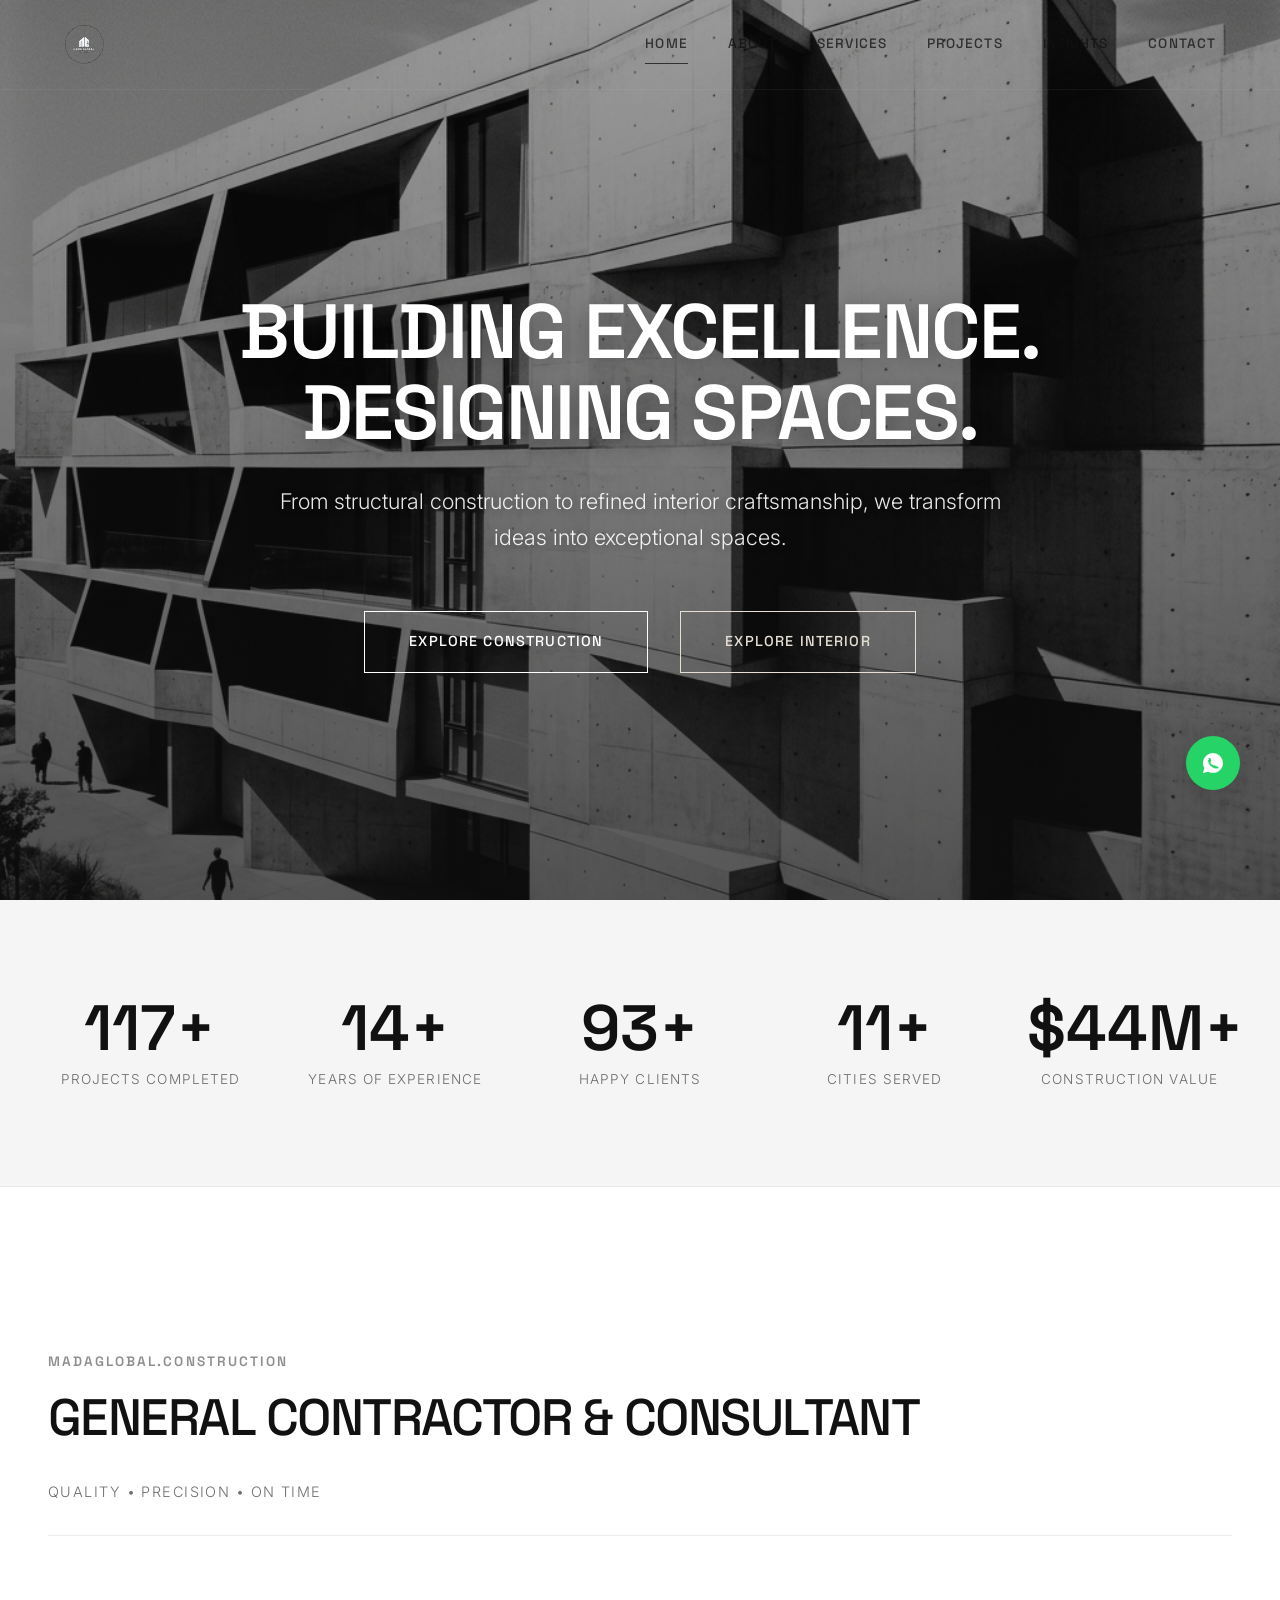
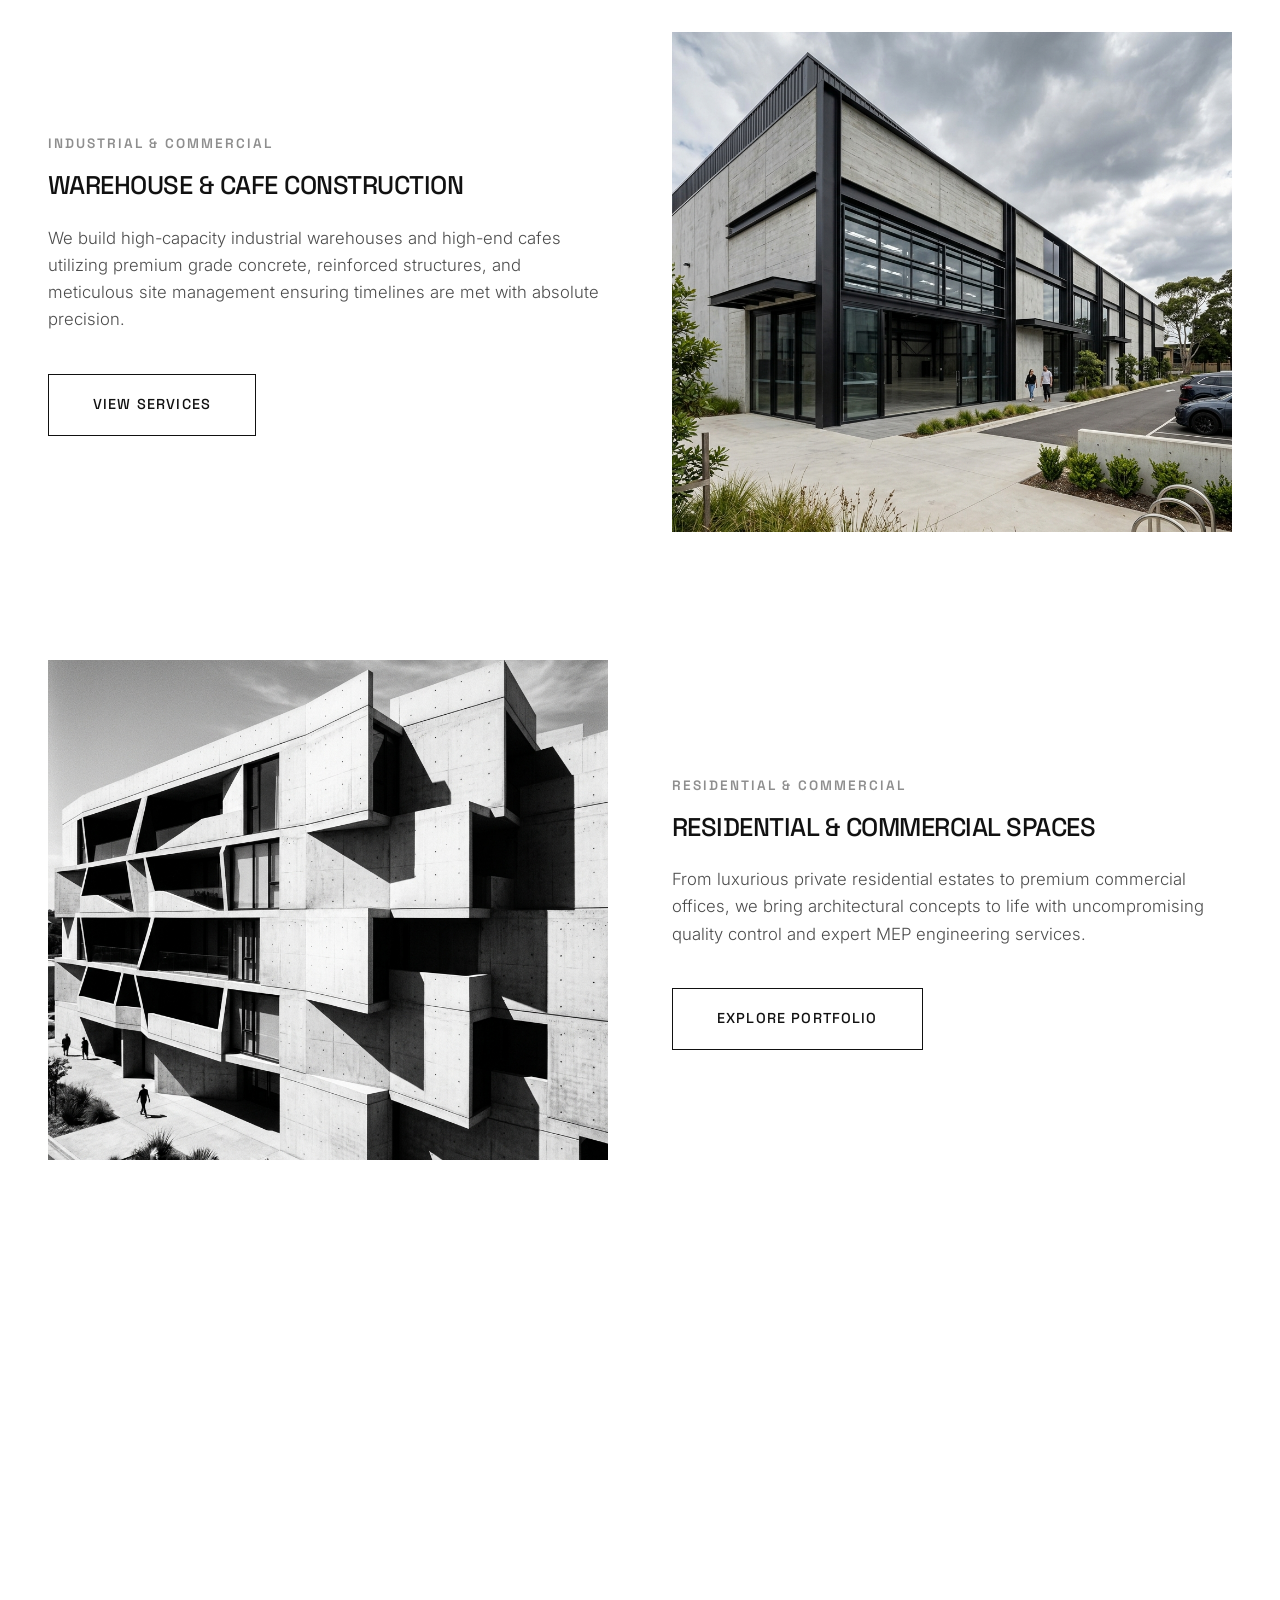
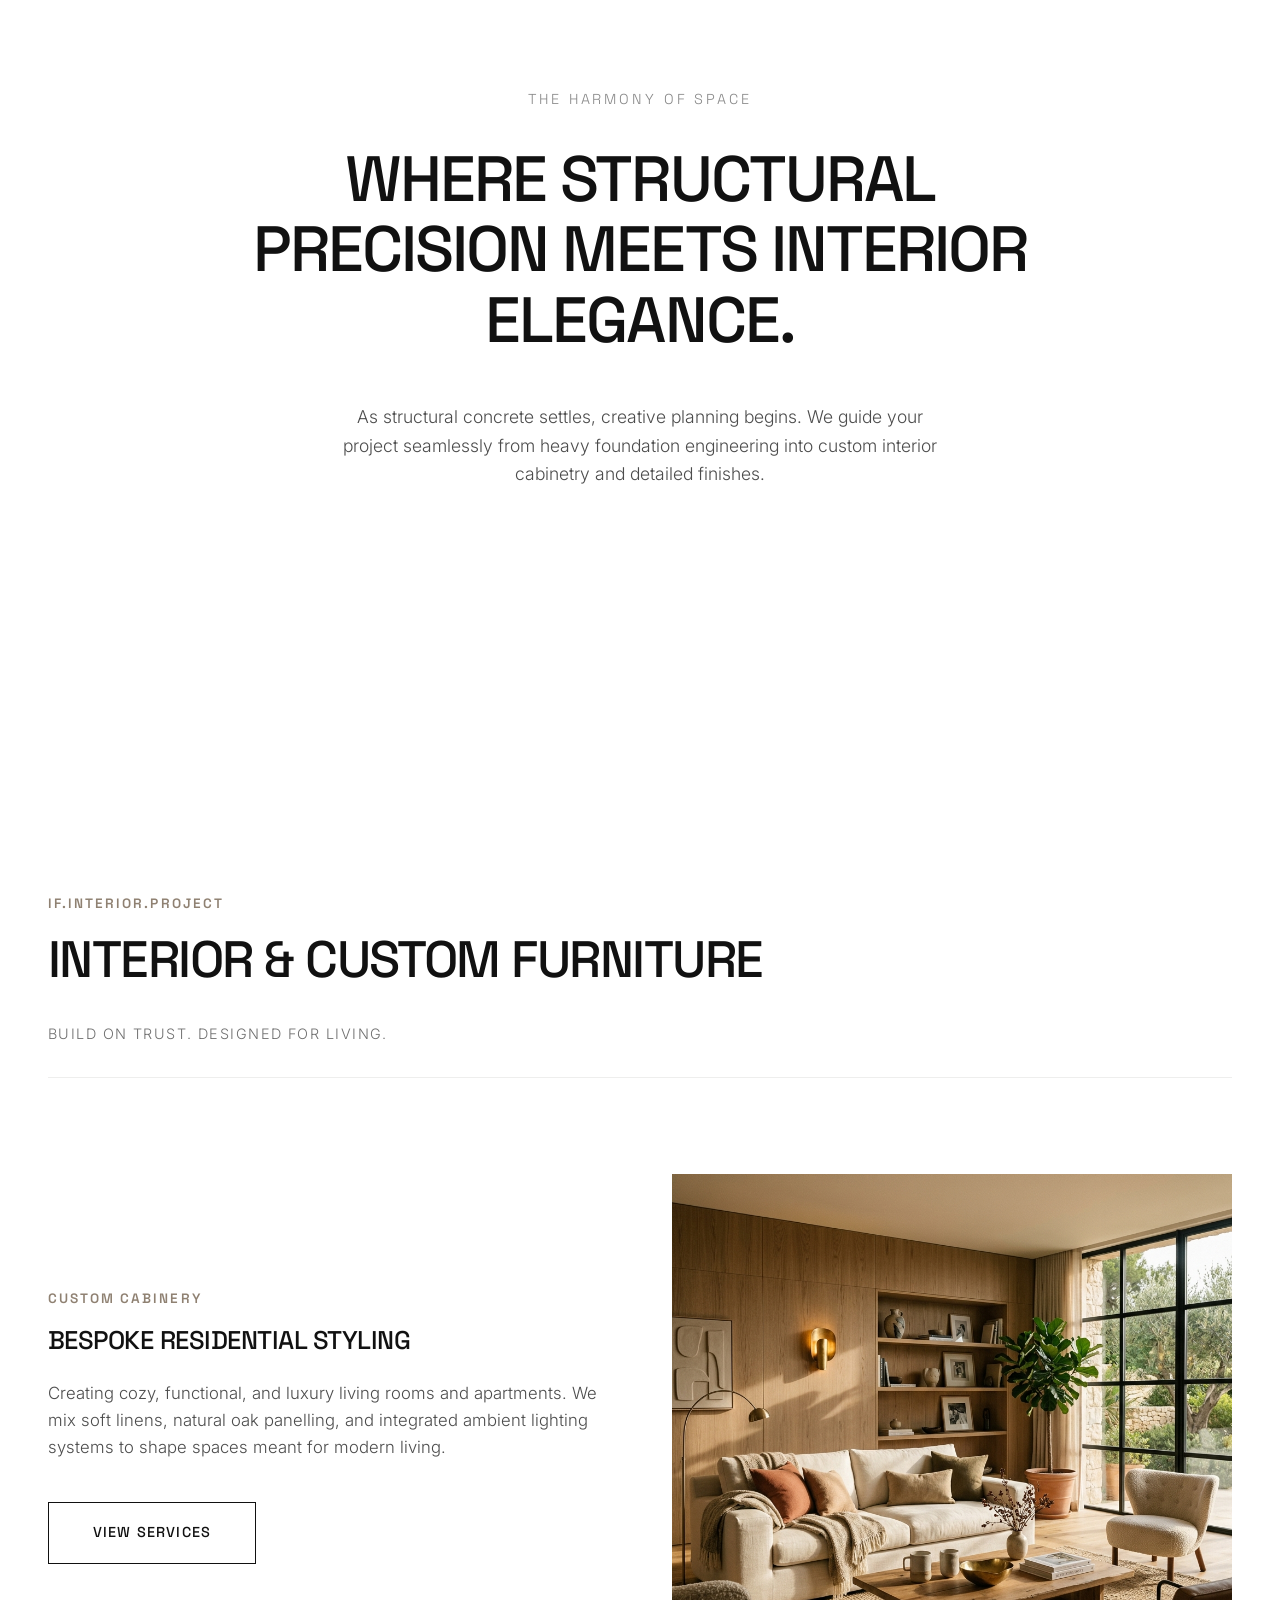
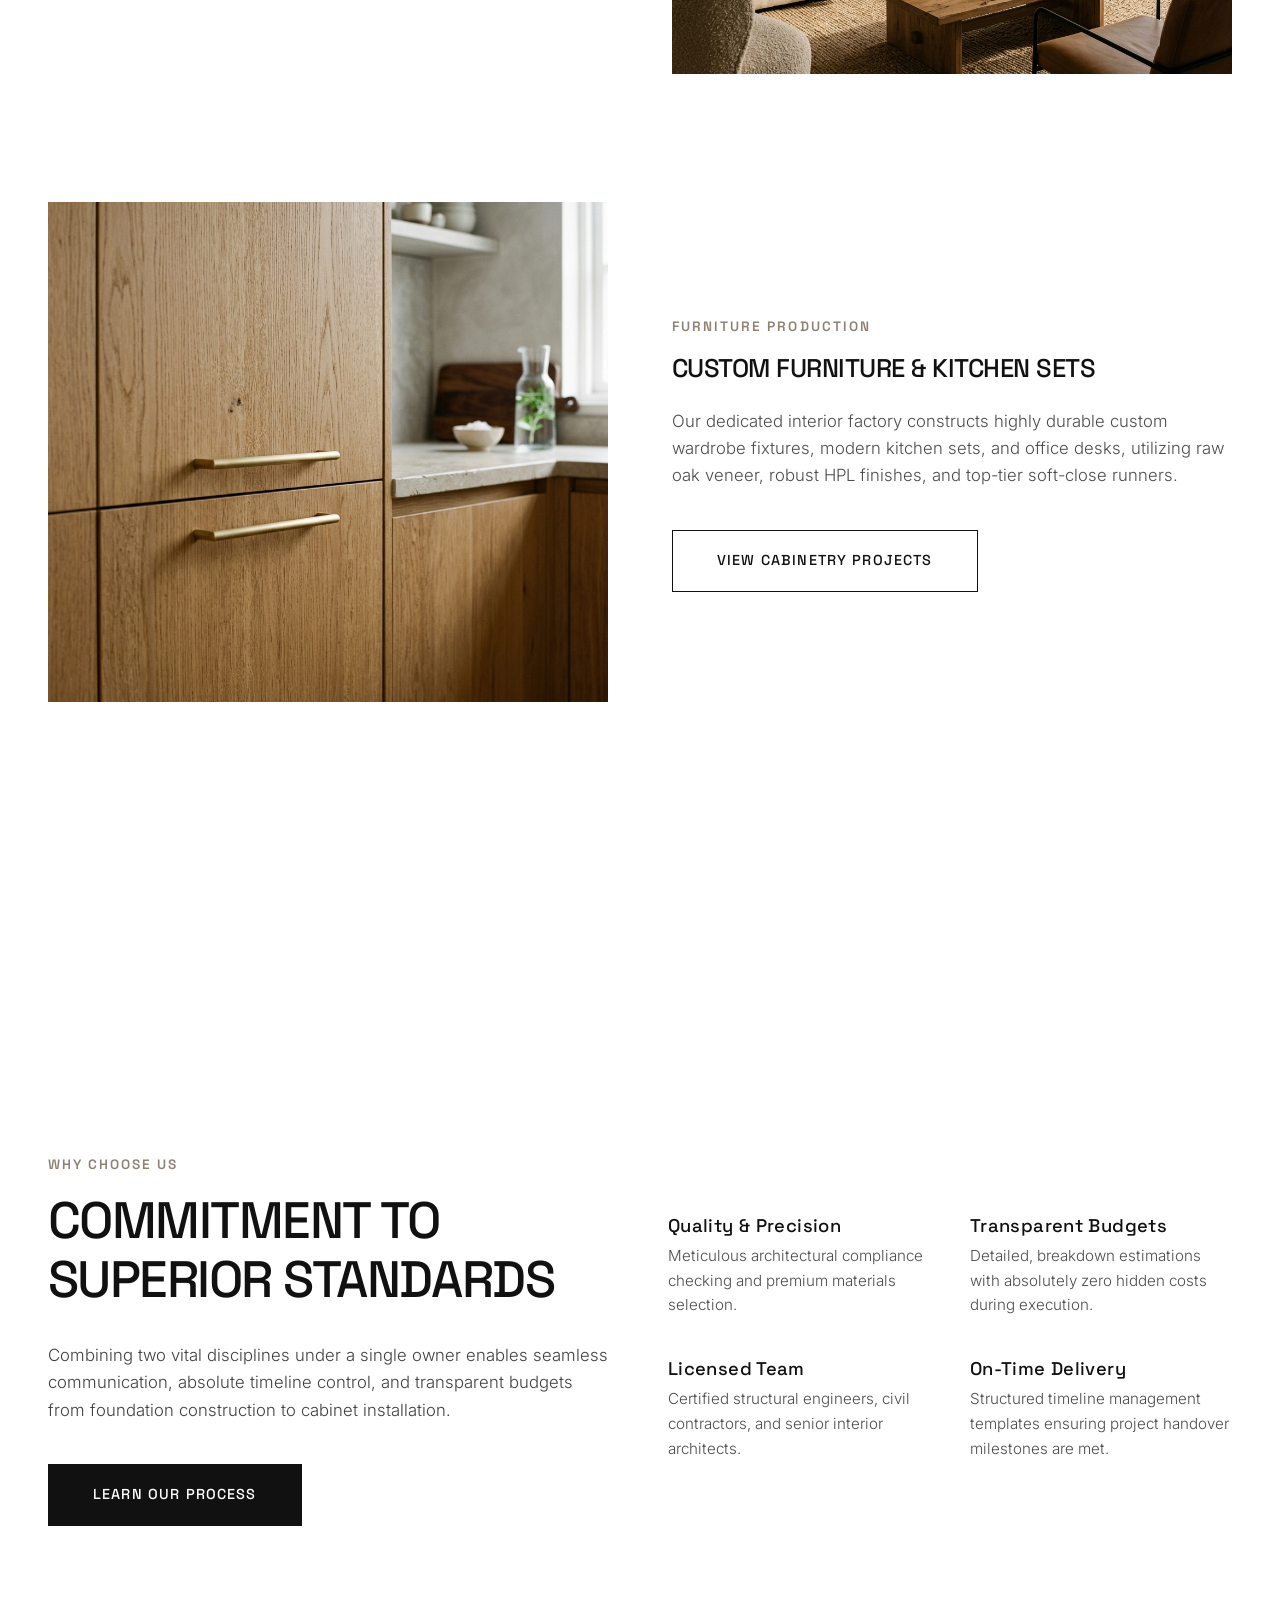
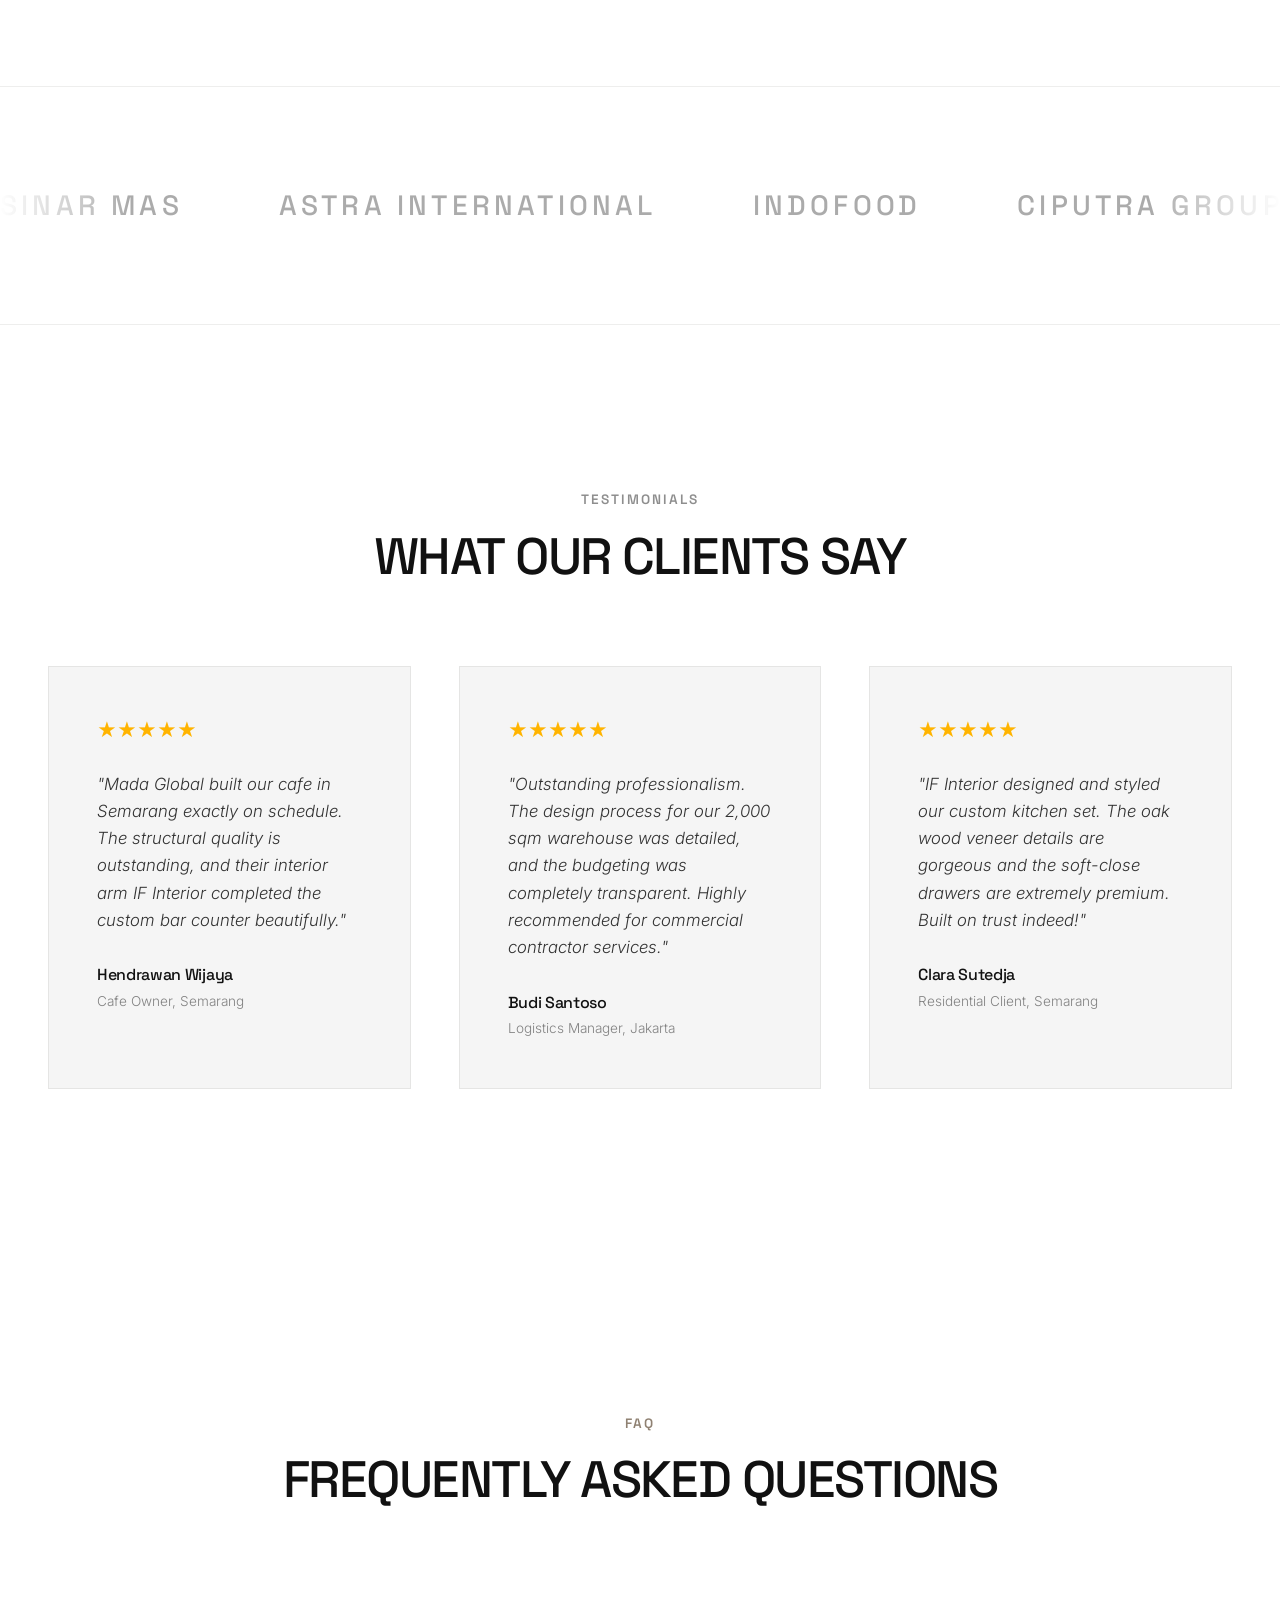
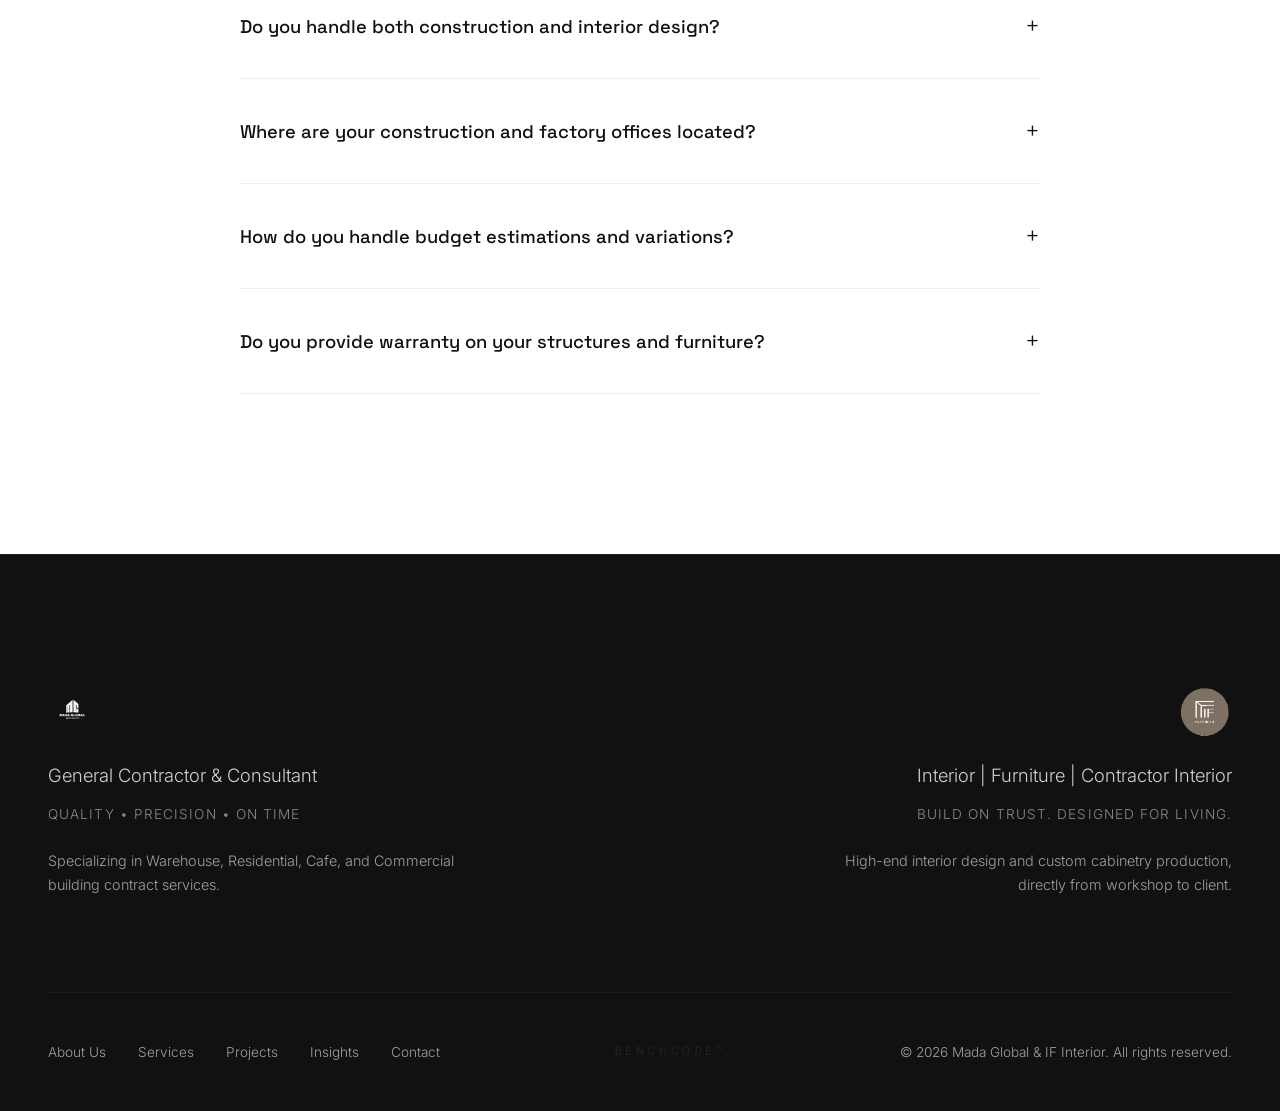
<file: index.html>
<!DOCTYPE html>
<html lang="en">
<head>
  <meta charset="UTF-8">
  <meta name="viewport" content="width=device-width, initial-scale=1.0">
  <title>Mada Global & IF Interior | General Contractor & Luxury Interior Design Indonesia</title>
  
  <!-- SEO Meta Tags -->
  <meta name="description" content="Mada Global & IF Interior Project combine premium general contracting with luxury interior design and custom furniture production in Indonesia. Build on trust, designed for living.">
  <meta name="keywords" content="General Contractor Indonesia, Construction Company Indonesia, Warehouse Construction, Commercial Construction, Residential Contractor, Cafe Contractor, Interior Contractor, Interior Design Indonesia, Furniture Contractor, Custom Furniture, Design and Build, Building Contractor, Construction Consultant, General Contractor Semarang, Interior Contractor Semarang">
  <link rel="canonical" href="http://localhost:8080/index.html">
  
  <!-- Open Graph / Facebook -->
  <meta property="og:type" content="website">
  <meta property="og:url" content="http://localhost:8080/index.html">
  <meta property="og:title" content="Mada Global & IF Interior | General Contractor & Luxury Interior Design">
  <meta property="og:description" content="Mada Global & IF Interior Project combine premium general contracting with luxury interior design and custom furniture production in Indonesia.">
  <meta property="og:image" content="assets/images/hero_construction.png">

  <!-- Twitter -->
  <meta property="twitter:card" content="summary_large_image">
  <meta property="twitter:url" content="http://localhost:8080/index.html">
  <meta property="twitter:title" content="Mada Global & IF Interior | General Contractor & Luxury Interior Design">
  <meta property="twitter:description" content="Mada Global & IF Interior Project combine premium general contracting with luxury interior design and custom furniture production in Indonesia.">
  <meta property="twitter:image" content="assets/images/hero_construction.png">

  <!-- Favicon -->
  <link rel="icon" type="image/png" href="assets/images/logo_if_interior.png">

  <!-- Fonts Preconnect -->
  <link rel="preconnect" href="https://fonts.googleapis.com">
  <link rel="preconnect" href="https://fonts.gstatic.com" crossorigin>

  <!-- Stylesheets -->
  <link rel="stylesheet" href="assets/css/style.css">

  <!-- JSON-LD Structured Data Schemas -->
  <script type="application/ld+json">
  {
    "@context": "https://schema.org",
    "@graph": [
      {
        "@type": "Organization",
        "@id": "http://localhost:8080/#organization",
        "name": "Mada Global & IF Interior",
        "url": "http://localhost:8080/",
        "logo": "http://localhost:8080/assets/images/logo_mada_global.png",
        "sameAs": [
          "https://www.instagram.com/madaglobal.construction/",
          "https://www.instagram.com/if.interior.project/"
        ]
      },
      {
        "@type": "ConstructionBusiness",
        "@id": "http://localhost:8080/#construction",
        "name": "madaglobal.construction",
        "parentOrganization": { "@id": "http://localhost:8080/#organization" },
        "image": "http://localhost:8080/assets/images/hero_construction.png",
        "telephone": "+62-812-3456-7890",
        "address": {
          "@type": "PostalAddress",
          "streetAddress": "Jl. Pemuda No. 150",
          "addressLocality": "Semarang",
          "addressRegion": "Jawa Tengah",
          "postalCode": "50132",
          "addressCountry": "ID"
        },
        "geo": {
          "@type": "GeoCoordinates",
          "latitude": -6.9822,
          "longitude": 110.4150
        },
        "openingHoursSpecification": {
          "@type": "OpeningHoursSpecification",
          "dayOfWeek": ["Monday", "Tuesday", "Wednesday", "Thursday", "Friday", "Saturday"],
          "opens": "08:00",
          "closes": "17:00"
        }
      },
      {
        "@type": "ProfessionalService",
        "@id": "http://localhost:8080/#interior",
        "name": "if.interior.project",
        "parentOrganization": { "@id": "http://localhost:8080/#organization" },
        "image": "http://localhost:8080/assets/images/hero_interior.png",
        "telephone": "+62-812-3456-7890",
        "address": {
          "@type": "PostalAddress",
          "streetAddress": "Jl. Pemuda No. 150",
          "addressLocality": "Semarang",
          "addressRegion": "Jawa Tengah",
          "postalCode": "50132",
          "addressCountry": "ID"
        }
      }
    ]
  }
  </script>
</head>
<body class="theme-home theme-construction dark-nav">

  <!-- HEADER NAVIGATION -->
  <header class="site-header">
    <div class="nav-container">
      <a href="index.html" class="brand-wrapper" aria-label="Mada Global & IF Interior Home">
        <img src="assets/images/logo_mada_global.png" class="nav-logo mada-logo" alt="Mada Global Logo">
        <div class="brand-separator" role="separator"></div>
        <img src="assets/images/logo_if_interior.png" class="nav-logo if-logo" alt="IF Interior Logo">
      </a>

      <nav class="main-nav" aria-label="Main Navigation">
        <a href="index.html" class="nav-link active">Home</a>
        <a href="about.html" class="nav-link">About</a>
        <a href="services.html" class="nav-link">Services</a>
        <a href="projects.html" class="nav-link">Projects</a>
        <a href="blog.html" class="nav-link">Insights</a>
        <a href="contact.html" class="nav-link">Contact</a>
      </nav>

      <button class="hamburger" aria-label="Toggle navigation menu" aria-expanded="false">
        <span></span>
        <span></span>
        <span></span>
      </button>
    </div>
  </header>

  <main>
    <!-- HERO SECTION -->
    <section class="hero" aria-label="Introduction Banner">
      <div class="hero-bg-carousel">
        <div class="hero-slide active" style="background-image: url('assets/images/hero_construction.png');"></div>
        <div class="hero-slide" style="background-image: url('assets/images/hero_interior.png');"></div>
      </div>
      <div class="hero-overlay"></div>
      <div class="hero-content">
        <h1 class="hero-title">Building Excellence.<br>Designing Spaces.</h1>
        <p class="hero-subtitle">From structural construction to refined interior craftsmanship, we transform ideas into exceptional spaces.</p>
        <div class="hero-ctas">
          <a href="#construction-home" class="btn btn-hero-const">Explore Construction</a>
          <a href="#interior-home" class="btn btn-hero-int">Explore Interior</a>
        </div>
      </div>
    </section>

    <!-- STATS COUNTER SECTION -->
    <section class="stats-section" aria-label="Company Statistics">
      <div class="container">
        <div class="stats-grid">
          <div class="stat-item">
            <div class="stat-number" data-target="120" data-suffix="+">0</div>
            <div class="stat-label">Projects Completed</div>
          </div>
          <div class="stat-item">
            <div class="stat-number" data-target="15" data-suffix="+">0</div>
            <div class="stat-label">Years of Experience</div>
          </div>
          <div class="stat-item">
            <div class="stat-number" data-target="95" data-suffix="+">0</div>
            <div class="stat-label">Happy Clients</div>
          </div>
          <div class="stat-item">
            <div class="stat-number" data-target="12" data-suffix="+">0</div>
            <div class="stat-label">Cities Served</div>
          </div>
          <div class="stat-item">
            <div class="stat-number" data-target="45" data-prefix="$" data-suffix="M+">0</div>
            <div class="stat-label">Construction Value</div>
          </div>
        </div>
      </div>
    </section>

    <!-- CONSTRUCTION SEGMENT (FIRST HALF) -->
    <section id="construction-home" class="section-spacing brand-section-intro" aria-labelledby="const-header-title">
      <div class="container">
        <div class="brand-section-header reveal">
          <span class="brand-tag construction-tag">madaglobal.construction</span>
          <h2 id="const-header-title">General Contractor & Consultant</h2>
          <p class="text-muted letter-spacing uppercase" style="font-size: 0.9rem;">Quality • Precision • On Time</p>
        </div>

        <div class="grid-2 card-showcase reveal">
          <div class="card-image-wrapper">
            <img src="assets/images/project_warehouse.png" alt="Industrial Warehouse Construction Facade" loading="lazy">
          </div>
          <div class="card-text">
            <span class="brand-tag construction-tag">Industrial & Commercial</span>
            <h3>Warehouse & Cafe Construction</h3>
            <p>We build high-capacity industrial warehouses and high-end cafes utilizing premium grade concrete, reinforced structures, and meticulous site management ensuring timelines are met with absolute precision.</p>
            <a href="services.html#construction-services" class="btn">View Services</a>
          </div>
        </div>

        <div class="grid-2 card-showcase reveal">
          <div class="card-image-wrapper">
            <img src="assets/images/hero_construction.png" alt="Residential Modern Villa Project Frame" loading="lazy">
          </div>
          <div class="card-text">
            <span class="brand-tag construction-tag">Residential & Commercial</span>
            <h3>Residential & Commercial Spaces</h3>
            <p>From luxurious private residential estates to premium commercial offices, we bring architectural concepts to life with uncompromising quality control and expert MEP engineering services.</p>
            <a href="projects.html" class="btn">Explore Portfolio</a>
          </div>
        </div>
      </div>
    </section>

    <!-- ELEGANT TRANSITION SECTION -->
    <section class="scroll-transition-section" aria-label="Brand Transition Area">
      <div class="transition-trigger-block">
        <div class="container">
          <div class="transition-text reveal">
            <p class="transition-sub">The Harmony of Space</p>
            <h2 class="transition-heading">Where Structural Precision Meets Interior Elegance.</h2>
            <p style="max-width: 600px; margin: 0 auto; opacity: 0.75; font-size: 1.1rem;">
              As structural concrete settles, creative planning begins. We guide your project seamlessly from heavy foundation engineering into custom interior cabinetry and detailed finishes.
            </p>
          </div>
        </div>
      </div>
    </section>

    <!-- INTERIOR SEGMENT (SECOND HALF) -->
    <section id="interior-home" class="section-spacing brand-section-intro" style="background-color: var(--bg-color);" aria-labelledby="int-header-title">
      <div class="container">
        <div class="brand-section-header reveal">
          <span class="brand-tag interior-tag">if.interior.project</span>
          <h2 id="int-header-title">Interior & Custom Furniture</h2>
          <p class="text-muted letter-spacing uppercase" style="font-size: 0.9rem;">Build on Trust. Designed for Living.</p>
        </div>

        <div class="grid-2 card-showcase reveal">
          <div class="card-image-wrapper">
            <img src="assets/images/hero_interior.png" alt="Warm Cozy Modern Living Room Interior" loading="lazy">
          </div>
          <div class="card-text">
            <span class="brand-tag interior-tag">Custom Cabinery</span>
            <h3>Bespoke Residential Styling</h3>
            <p>Creating cozy, functional, and luxury living rooms and apartments. We mix soft linens, natural oak panelling, and integrated ambient lighting systems to shape spaces meant for modern living.</p>
            <a href="services.html#interior-services" class="btn">View Services</a>
          </div>
        </div>

        <div class="grid-2 card-showcase reveal">
          <div class="card-image-wrapper">
            <img src="assets/images/project_furniture.png" alt="Bespoke luxury wooden drawers close-up" loading="lazy">
          </div>
          <div class="card-text">
            <span class="brand-tag interior-tag">Furniture Production</span>
            <h3>Custom Furniture & Kitchen Sets</h3>
            <p>Our dedicated interior factory constructs highly durable custom wardrobe fixtures, modern kitchen sets, and office desks, utilizing raw oak veneer, robust HPL finishes, and top-tier soft-close runners.</p>
            <a href="projects.html" class="btn">View Cabinetry Projects</a>
          </div>
        </div>
      </div>
    </section>

    <!-- WHY CHOOSE US SECTION -->
    <section class="section-spacing" style="background-color: var(--bg-color);" aria-labelledby="why-header-title">
      <div class="container">
        <div class="why-grid">
          <div class="reveal">
            <span class="brand-tag interior-tag">Why Choose Us</span>
            <h2 id="why-header-title">Commitment to Superior Standards</h2>
            <p style="margin-bottom: 2.5rem; opacity: 0.8;">Combining two vital disciplines under a single owner enables seamless communication, absolute timeline control, and transparent budgets from foundation construction to cabinet installation.</p>
            <a href="about.html" class="btn btn-filled">Learn Our Process</a>
          </div>

          <div class="why-list">
            <div class="why-item reveal">
              <h4>Quality & Precision</h4>
              <p>Meticulous architectural compliance checking and premium materials selection.</p>
            </div>
            <div class="why-item reveal">
              <h4>Transparent Budgets</h4>
              <p>Detailed, breakdown estimations with absolutely zero hidden costs during execution.</p>
            </div>
            <div class="why-item reveal">
              <h4>Licensed Team</h4>
              <p>Certified structural engineers, civil contractors, and senior interior architects.</p>
            </div>
            <div class="why-item reveal">
              <h4>On-Time Delivery</h4>
              <p>Structured timeline management templates ensuring project handover milestones are met.</p>
            </div>
          </div>
        </div>
      </div>
    </section>

    <!-- LOGO marquee WALL -->
    <section class="clients-section" aria-label="Our Trusted Clients">
      <div class="marquee-container">
        <div class="marquee-content">
          <span>Sinar Mas</span>
          <span>Astra International</span>
          <span>Indofood</span>
          <span>Ciputra Group</span>
          <span>Summarecon</span>
          <span>Pakuwon Group</span>
          <span>Lippo Land</span>
          <!-- Duplicate for infinite seamless scroll -->
          <span>Sinar Mas</span>
          <span>Astra International</span>
          <span>Indofood</span>
          <span>Ciputra Group</span>
          <span>Summarecon</span>
          <span>Pakuwon Group</span>
          <span>Lippo Land</span>
        </div>
      </div>
    </section>

    <!-- TESTIMONIALS SECTION -->
    <section class="section-spacing testimonials-section" style="background-color: var(--bg-color);" aria-labelledby="test-header-title">
      <div class="container">
        <div class="text-center reveal" style="margin-bottom: 5rem;">
          <span class="brand-tag construction-tag">Testimonials</span>
          <h2 id="test-header-title">What Our Clients Say</h2>
        </div>

        <div class="grid-3 testimonials-grid">
          <div class="testimonial-card reveal">
            <div class="testimonial-stars">★★★★★</div>
            <p class="testimonial-text">"Mada Global built our cafe in Semarang exactly on schedule. The structural quality is outstanding, and their interior arm IF Interior completed the custom bar counter beautifully."</p>
            <div class="testimonial-author">
              <div class="author-info">
                <h4>Hendrawan Wijaya</h4>
                <span>Cafe Owner, Semarang</span>
              </div>
            </div>
          </div>

          <div class="testimonial-card reveal">
            <div class="testimonial-stars">★★★★★</div>
            <p class="testimonial-text">"Outstanding professionalism. The design process for our 2,000 sqm warehouse was detailed, and the budgeting was completely transparent. Highly recommended for commercial contractor services."</p>
            <div class="testimonial-author">
              <div class="author-info">
                <h4>Budi Santoso</h4>
                <span>Logistics Manager, Jakarta</span>
              </div>
            </div>
          </div>

          <div class="testimonial-card reveal">
            <div class="testimonial-stars">★★★★★</div>
            <p class="testimonial-text">"IF Interior designed and styled our custom kitchen set. The oak wood veneer details are gorgeous and the soft-close drawers are extremely premium. Built on trust indeed!"</p>
            <div class="testimonial-author">
              <div class="author-info">
                <h4>Clara Sutedja</h4>
                <span>Residential Client, Semarang</span>
              </div>
            </div>
          </div>
        </div>
      </div>
    </section>

    <!-- FAQ SECTION (Accordion) -->
    <section class="section-spacing" style="background-color: var(--bg-color);" aria-labelledby="faq-header-title">
      <div class="container">
        <div class="text-center reveal">
          <span class="brand-tag interior-tag">FAQ</span>
          <h2 id="faq-header-title">Frequently Asked Questions</h2>
        </div>

        <div class="faq-container reveal">
          <div class="faq-item">
            <button class="faq-question">
              <span>Do you handle both construction and interior design?</span>
              <span class="faq-icon">+</span>
            </button>
            <div class="faq-answer">
              <p>Yes. Under one ownership, madaglobal.construction operates as the general contracting entity for heavy structures (warehouses, villas, cafes), while if.interior.project handles space planning, styling, and custom furniture production. You can hire us for both as a design-and-build package, or separately.</p>
            </div>
          </div>

          <div class="faq-item">
            <button class="faq-question">
              <span>Where are your construction and factory offices located?</span>
              <span class="faq-icon">+</span>
            </button>
            <div class="faq-answer">
              <p>We are headquartered in Semarang, Central Java, Indonesia. Our custom interior furniture workshop is also located in Semarang, allowing us to serve projects throughout Central Java, Jakarta, and surrounding cities.</p>
            </div>
          </div>

          <div class="faq-item">
            <button class="faq-question">
              <span>How do you handle budget estimations and variations?</span>
              <span class="faq-icon">+</span>
            </button>
            <div class="faq-answer">
              <p>We provide a highly detailed Bill of Quantities (BoQ) itemizing all material specifications, thickness, and labor costs. Any variations during construction are only executed after a formal site instruction and sign-off, ensuring total budget transparency.</p>
            </div>
          </div>

          <div class="faq-item">
            <button class="faq-question">
              <span>Do you provide warranty on your structures and furniture?</span>
              <span class="faq-icon">+</span>
            </button>
            <div class="faq-answer">
              <p>Yes, we provide structural maintenance warranties for all general contractor works, and specialized fitting warranties for custom cabinetry to guarantee quality and build trust.</p>
            </div>
          </div>
        </div>
      </div>
    </section>
  </main>

  <!-- STICKY WIDGETS -->
  <div class="sticky-widgets">
    <a href="https://wa.me/6281234567890" target="_blank" class="widget-btn widget-whatsapp" aria-label="Contact us on WhatsApp">
      <!-- Simple Inline SVG for WhatsApp -->
      <svg style="width:24px;height:24px;fill:currentColor" viewBox="0 0 24 24">
        <path d="M12.012 2c-5.506 0-9.989 4.478-9.99 9.984a9.96 9.96 0 0 0 1.333 4.982L2 22l5.202-1.362a9.92 9.92 0 0 0 4.81 1.233h.005c5.505 0 9.99-4.479 9.991-9.985a9.97 9.97 0 0 0-9.996-9.886zm5.727 14.13c-.25.703-1.442 1.285-1.992 1.353-.497.062-1.147.106-3.328-.795-2.788-1.153-4.577-3.99-4.717-4.178-.14-.188-1.127-1.498-1.127-2.859 0-1.361.713-2.029.966-2.29.253-.26.554-.326.74-.326l.53.01c.159.008.375-.062.585.441.218.524.744 1.815.808 1.947.065.133.109.288.02.464-.088.177-.132.288-.264.442-.132.155-.278.346-.396.464-.132.133-.27.278-.116.541.154.265.684 1.124 1.464 1.819.999.89 1.841 1.166 2.106 1.299.265.132.418.109.574-.07.156-.18 0-.773-.414-1.303-.133-.18-.288-.133-.486-.062-.198.071-1.258.52-1.41.58-.153.06-.255.088-.415.01-.16-.08-1.21-.497-2.3-1.472-.852-.76-1.427-1.7-1.593-1.987-.167-.288-.018-.444.125-.584.129-.126.287-.332.43-.498.143-.166.19-.282.285-.47.095-.188.048-.354-.024-.498-.071-.144-.585-1.41-.8-1.928-.21-.502-.442-.433-.605-.441l-.515-.01c-.177 0-.465.066-.708.326a2.76 2.76 0 0 0-.867 2.054c0 1.282.932 2.522 1.062 2.7l.03.042z"/>
      </svg>
    </a>
    <div class="widget-btn widget-top" aria-label="Scroll back to top">↑</div>
  </div>

  <!-- FOOTER -->
  <footer class="site-footer">
    <div class="container">
      <div class="footer-top">
        <div class="footer-brand">
          <img src="assets/images/logo_mada_global.png" class="footer-logo" style="filter:invert(1)" alt="Mada Global Transparent Logo">
          <p class="footer-tagline">General Contractor & Consultant</p>
          <p class="footer-subtagline">Quality • Precision • On Time</p>
          <p style="margin-top: 1.5rem; opacity: 0.6; font-size: 0.9rem;">Specializing in Warehouse, Residential, Cafe, and Commercial building contract services.</p>
        </div>

        <div class="footer-brand right-brand">
          <img src="assets/images/logo_if_interior.png" class="footer-logo" alt="IF Interior Transparent Logo">
          <p class="footer-tagline">Interior | Furniture | Contractor Interior</p>
          <p class="footer-subtagline">Build on Trust. Designed for Living.</p>
          <p style="margin-top: 1.5rem; opacity: 0.6; font-size: 0.9rem; max-width: 400px; margin-left: auto;">High-end interior design and custom cabinetry production, directly from workshop to client.</p>
        </div>
      </div>

      <div class="footer-bottom">
        <div class="footer-links">
          <a href="about.html">About Us</a>
          <a href="services.html">Services</a>
          <a href="projects.html">Projects</a>
          <a href="blog.html">Insights</a>
          <a href="contact.html">Contact</a>
        </div>

        <!-- Faint center watermark watermark requested by user -->
        <div class="footer-watermark">BenchCode™</div>

        <div>
          &copy; 2026 Mada Global & IF Interior. All rights reserved.
        </div>
      </div>
    </div>
  </footer>

  <!-- Scripts -->
  <script src="assets/js/main.js"></script>
  <script>
    // Automated fade carousel for Hero slides
    let activeSlideIndex = 0;
    const slides = document.querySelectorAll('.hero-slide');
    setInterval(() => {
      slides[activeSlideIndex].classList.remove('active');
      activeSlideIndex = (activeSlideIndex + 1) % slides.length;
      slides[activeSlideIndex].classList.add('active');
    }, 5500);

    // Dynamic FAQ accordion click toggle
    const faqItems = document.querySelectorAll('.faq-item');
    faqItems.forEach(item => {
      const question = item.querySelector('.faq-question');
      const answer = item.querySelector('.faq-answer');
      question.addEventListener('click', () => {
        const isActive = item.classList.contains('active');
        // Close all items
        faqItems.forEach(i => {
          i.classList.remove('active');
          i.querySelector('.faq-answer').style.maxHeight = null;
        });
        // Toggle selected
        if (!isActive) {
          item.classList.add('active');
          answer.style.maxHeight = answer.scrollHeight + 'px';
        }
      });
    });
  </script>
</body>
</html>
</file>
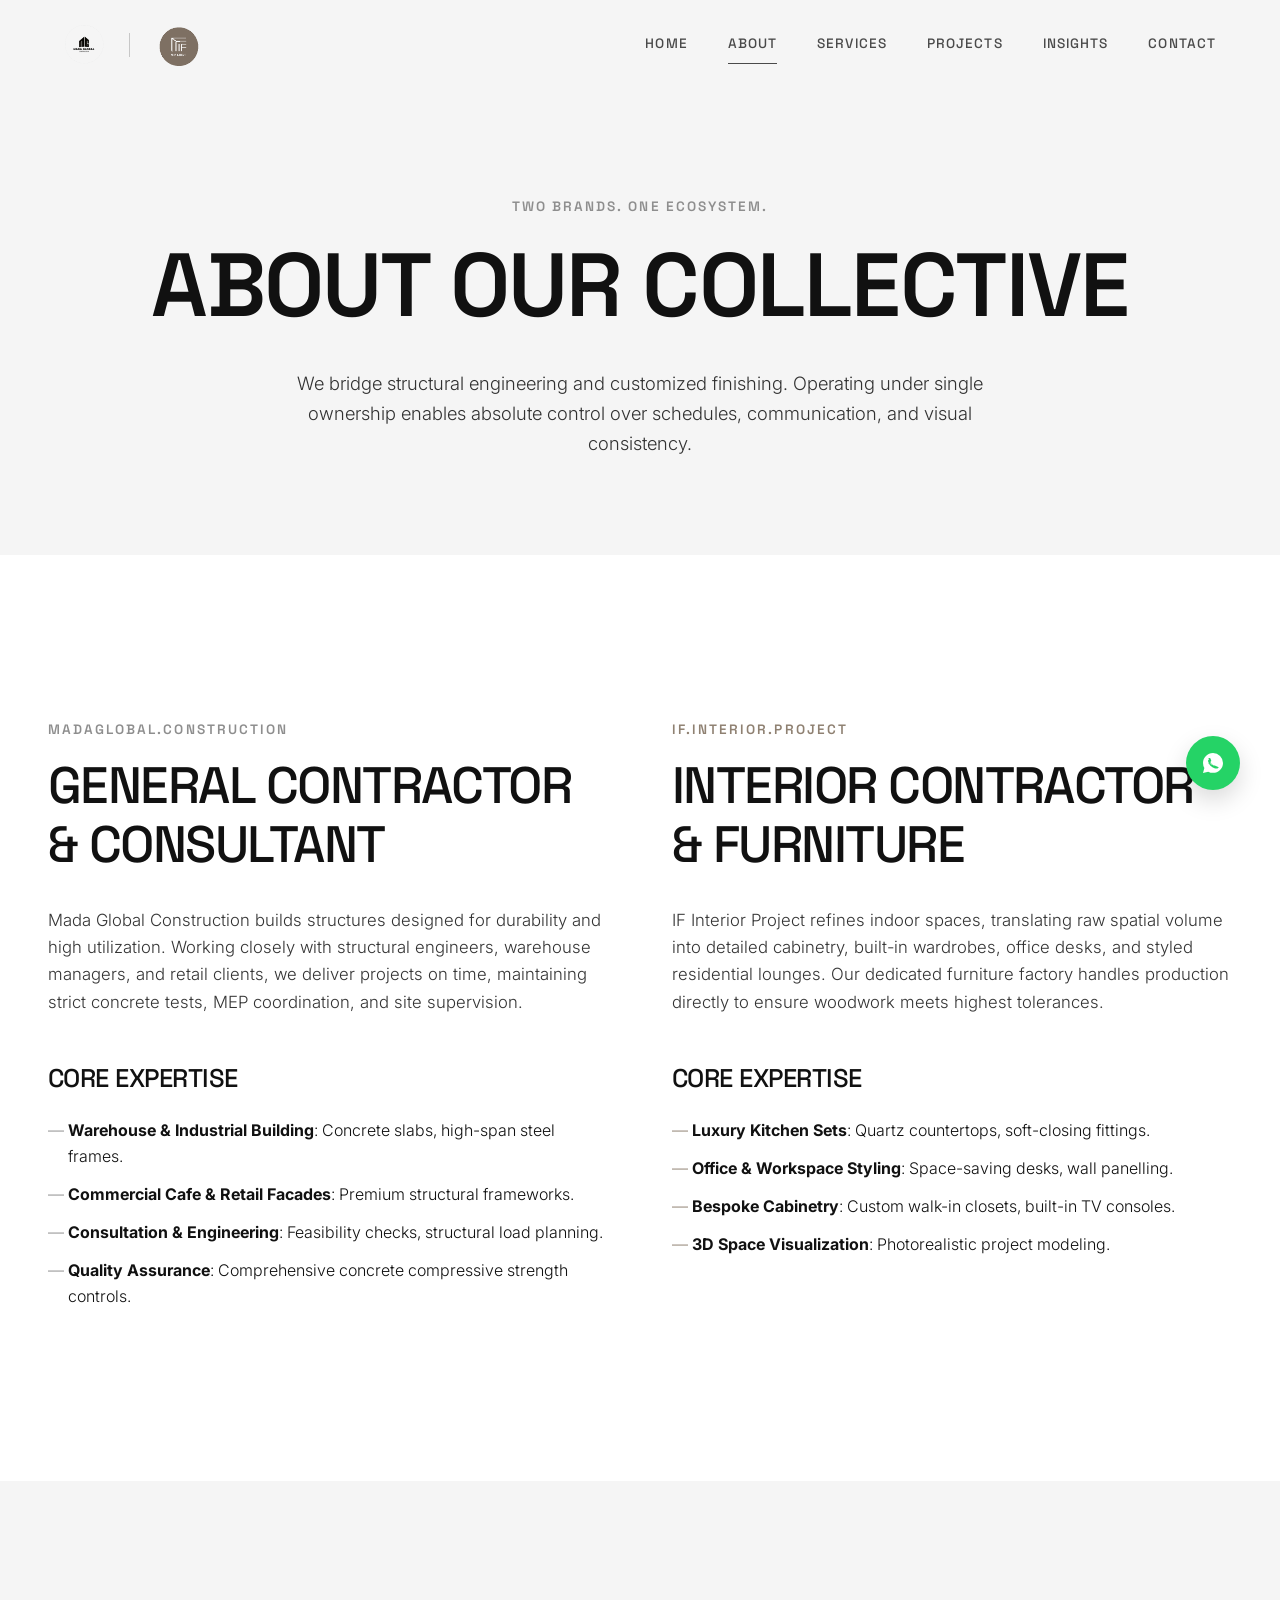
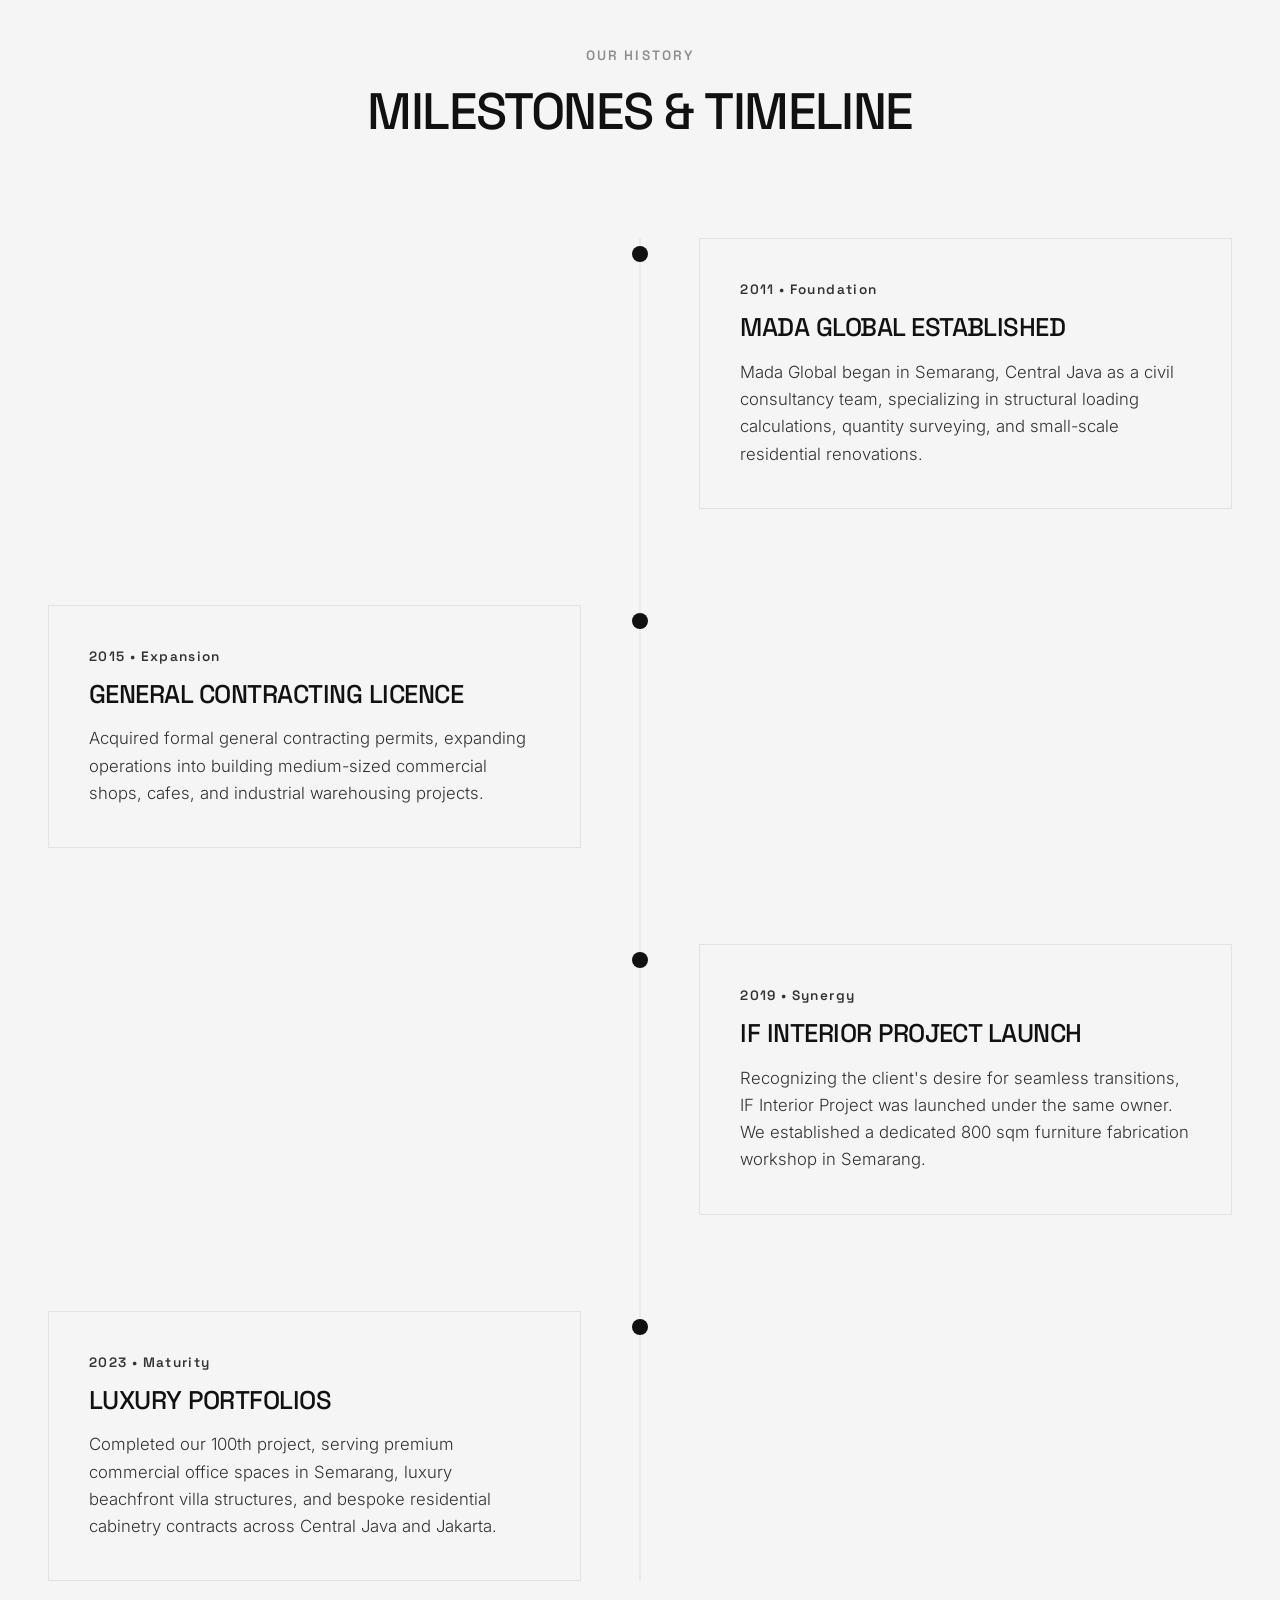
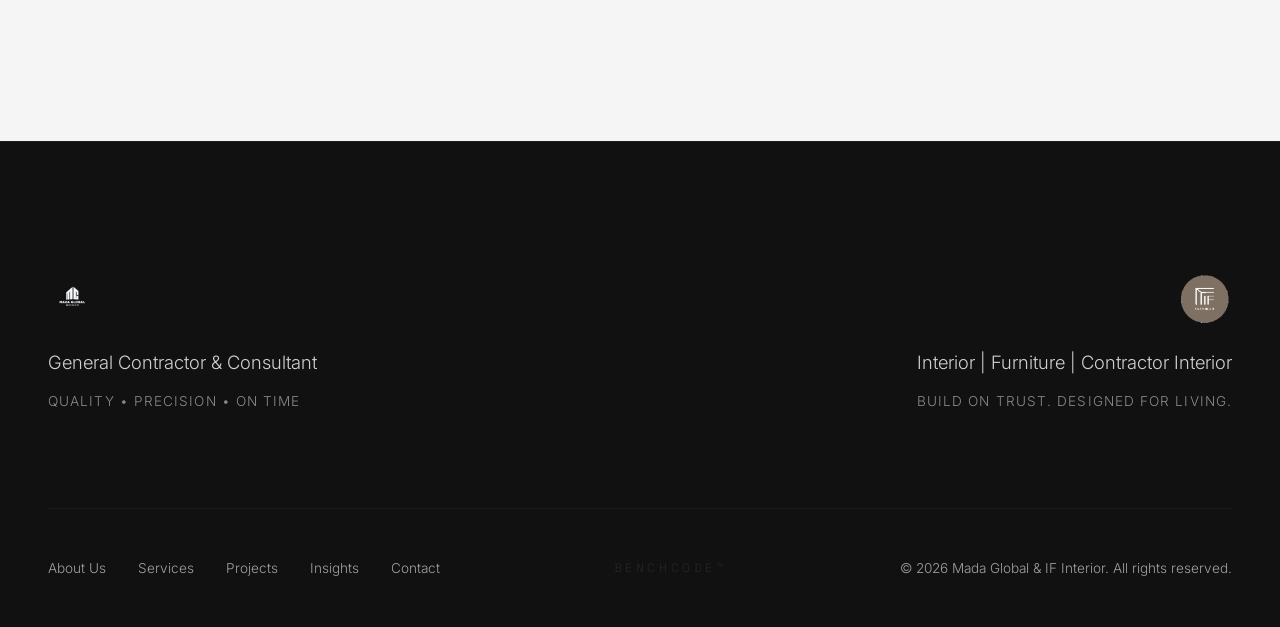
<file: about.html>
<!DOCTYPE html>
<html lang="en">
<head>
  <meta charset="UTF-8">
  <meta name="viewport" content="width=device-width, initial-scale=1.0">
  <title>About Us | Mada Global & IF Interior - Combined Construction & Interior Expertise</title>
  
  <!-- SEO Meta Tags -->
  <meta name="description" content="Discover the combined expertise of Mada Global (General Contractor) and IF Interior Project. Learn about our timeline, milestones, and design-build philosophy in Indonesia.">
  <meta name="keywords" content="General Contractor Indonesia, Construction Company Indonesia, Interior Contractor, Custom Furniture, Design and Build, Construction Consultant, About Mada Global, About IF Interior">
  <link rel="canonical" href="http://localhost:8080/about.html">

  <!-- Open Graph -->
  <meta property="og:type" content="website">
  <meta property="og:url" content="http://localhost:8080/about.html">
  <meta property="og:title" content="About Us | Mada Global & IF Interior">
  <meta property="og:description" content="Discover the combined expertise of Mada Global (General Contractor) and IF Interior Project.">
  <meta property="og:image" content="assets/images/hero_construction.png">

  <!-- Favicon -->
  <link rel="icon" type="image/png" href="assets/images/logo_if_interior.png">

  <!-- Stylesheets -->
  <link rel="stylesheet" href="assets/css/style.css">

  <!-- Breadcrumb Schema JSON-LD -->
  <script type="application/ld+json">
  {
    "@context": "https://schema.org",
    "@type": "BreadcrumbList",
    "itemListElement": [
      {
        "@type": "ListItem",
        "position": 1,
        "name": "Home",
        "item": "http://localhost:8080/index.html"
      },
      {
        "@type": "ListItem",
        "position": 2,
        "name": "About Us",
        "item": "http://localhost:8080/about.html"
      }
    ]
  }
  </script>
</head>
<body class="theme-construction">

  <!-- HEADER NAVIGATION -->
  <header class="site-header scrolled">
    <div class="nav-container">
      <a href="index.html" class="brand-wrapper" aria-label="Mada Global & IF Interior Home">
        <img src="assets/images/logo_mada_global.png" class="nav-logo mada-logo" alt="Mada Global Logo">
        <div class="brand-separator" role="separator"></div>
        <img src="assets/images/logo_if_interior.png" class="nav-logo if-logo" alt="IF Interior Logo">
      </a>

      <nav class="main-nav" aria-label="Main Navigation">
        <a href="index.html" class="nav-link">Home</a>
        <a href="about.html" class="nav-link active">About</a>
        <a href="services.html" class="nav-link">Services</a>
        <a href="projects.html" class="nav-link">Projects</a>
        <a href="blog.html" class="nav-link">Insights</a>
        <a href="contact.html" class="nav-link">Contact</a>
      </nav>

      <button class="hamburger" aria-label="Toggle navigation menu" aria-expanded="false">
        <span></span>
        <span></span>
        <span></span>
      </button>
    </div>
  </header>

  <main>
    <!-- ABOUT INTRO PAGE HEADER -->
    <section class="section-spacing" style="padding-top: 12rem; padding-bottom: 6rem; background-color: var(--c-const-gray-light);">
      <div class="container text-center">
        <span class="brand-tag construction-tag">Two Brands. One Ecosystem.</span>
        <h1>About Our Collective</h1>
        <p style="max-width: 750px; margin: 2rem auto 0 auto; font-size: 1.15rem; opacity: 0.85;">
          We bridge structural engineering and customized finishing. Operating under single ownership enables absolute control over schedules, communication, and visual consistency.
        </p>
      </div>
    </section>

    <!-- BRAND SPLIT SECTION -->
    <section class="section-spacing">
      <div class="container">
        <div class="grid-2">
          <!-- Mada Global Construction Column -->
          <div class="reveal">
            <span class="brand-tag construction-tag">madaglobal.construction</span>
            <h2>General Contractor & Consultant</h2>
            <p style="margin-bottom: 2rem;">Mada Global Construction builds structures designed for durability and high utilization. Working closely with structural engineers, warehouse managers, and retail clients, we deliver projects on time, maintaining strict concrete tests, MEP coordination, and site supervision.</p>
            
            <h3 style="margin-top: 3rem;">Core Expertise</h3>
            <ul style="list-style: none; margin-top: 1.5rem;">
              <li style="margin-bottom: 0.75rem; padding-left: 1.25rem; position: relative;">
                <span style="position: absolute; left: 0; color: var(--c-const-gray-concrete)">—</span>
                <strong>Warehouse & Industrial Building</strong>: Concrete slabs, high-span steel frames.
              </li>
              <li style="margin-bottom: 0.75rem; padding-left: 1.25rem; position: relative;">
                <span style="position: absolute; left: 0; color: var(--c-const-gray-concrete)">—</span>
                <strong>Commercial Cafe & Retail Facades</strong>: Premium structural frameworks.
              </li>
              <li style="margin-bottom: 0.75rem; padding-left: 1.25rem; position: relative;">
                <span style="position: absolute; left: 0; color: var(--c-const-gray-concrete)">—</span>
                <strong>Consultation & Engineering</strong>: Feasibility checks, structural load planning.
              </li>
              <li style="margin-bottom: 0.75rem; padding-left: 1.25rem; position: relative;">
                <span style="position: absolute; left: 0; color: var(--c-const-gray-concrete)">—</span>
                <strong>Quality Assurance</strong>: Comprehensive concrete compressive strength controls.
              </li>
            </ul>
          </div>

          <!-- IF Interior Project Column -->
          <div class="reveal">
            <span class="brand-tag interior-tag">if.interior.project</span>
            <h2>Interior Contractor & Furniture</h2>
            <p style="margin-bottom: 2rem;">IF Interior Project refines indoor spaces, translating raw spatial volume into detailed cabinetry, built-in wardrobes, office desks, and styled residential lounges. Our dedicated furniture factory handles production directly to ensure woodwork meets highest tolerances.</p>
            
            <h3 style="margin-top: 3rem;">Core Expertise</h3>
            <ul style="list-style: none; margin-top: 1.5rem;">
              <li style="margin-bottom: 0.75rem; padding-left: 1.25rem; position: relative;">
                <span style="position: absolute; left: 0; color: var(--c-int-accent)">—</span>
                <strong>Luxury Kitchen Sets</strong>: Quartz countertops, soft-closing fittings.
              </li>
              <li style="margin-bottom: 0.75rem; padding-left: 1.25rem; position: relative;">
                <span style="position: absolute; left: 0; color: var(--c-int-accent)">—</span>
                <strong>Office & Workspace Styling</strong>: Space-saving desks, wall panelling.
              </li>
              <li style="margin-bottom: 0.75rem; padding-left: 1.25rem; position: relative;">
                <span style="position: absolute; left: 0; color: var(--c-int-accent)">—</span>
                <strong>Bespoke Cabinetry</strong>: Custom walk-in closets, built-in TV consoles.
              </li>
              <li style="margin-bottom: 0.75rem; padding-left: 1.25rem; position: relative;">
                <span style="position: absolute; left: 0; color: var(--c-int-accent)">—</span>
                <strong>3D Space Visualization</strong>: Photorealistic project modeling.
              </li>
            </ul>
          </div>
        </div>
      </div>
    </section>

    <!-- INTERACTIVE HISTORICAL TIMELINE -->
    <section class="section-spacing" style="background-color: var(--c-const-gray-light);">
      <div class="container">
        <div class="text-center reveal" style="margin-bottom: 4rem;">
          <span class="brand-tag construction-tag">Our History</span>
          <h2>Milestones & Timeline</h2>
        </div>

        <div class="timeline">
          <!-- 2011 -->
          <div class="timeline-item reveal">
            <div class="timeline-dot"></div>
            <div class="timeline-content">
              <div class="timeline-step">2011 • Foundation</div>
              <h3>Mada Global Established</h3>
              <p>Mada Global began in Semarang, Central Java as a civil consultancy team, specializing in structural loading calculations, quantity surveying, and small-scale residential renovations.</p>
            </div>
          </div>

          <!-- 2015 -->
          <div class="timeline-item reveal">
            <div class="timeline-dot"></div>
            <div class="timeline-content">
              <div class="timeline-step">2015 • Expansion</div>
              <h3>General Contracting Licence</h3>
              <p>Acquired formal general contracting permits, expanding operations into building medium-sized commercial shops, cafes, and industrial warehousing projects.</p>
            </div>
          </div>

          <!-- 2019 -->
          <div class="timeline-item reveal">
            <div class="timeline-dot"></div>
            <div class="timeline-content">
              <div class="timeline-step">2019 • Synergy</div>
              <h3>IF Interior Project Launch</h3>
              <p>Recognizing the client's desire for seamless transitions, IF Interior Project was launched under the same owner. We established a dedicated 800 sqm furniture fabrication workshop in Semarang.</p>
            </div>
          </div>

          <!-- 2023 -->
          <div class="timeline-item reveal">
            <div class="timeline-dot"></div>
            <div class="timeline-content">
              <div class="timeline-step">2023 • Maturity</div>
              <h3>Luxury Portfolios</h3>
              <p>Completed our 100th project, serving premium commercial office spaces in Semarang, luxury beachfront villa structures, and bespoke residential cabinetry contracts across Central Java and Jakarta.</p>
            </div>
          </div>
        </div>
      </div>
    </section>
  </main>

  <!-- STICKY WIDGETS -->
  <div class="sticky-widgets">
    <a href="https://wa.me/6281234567890" target="_blank" class="widget-btn widget-whatsapp" aria-label="Contact us on WhatsApp">
      <svg style="width:24px;height:24px;fill:currentColor" viewBox="0 0 24 24">
        <path d="M12.012 2c-5.506 0-9.989 4.478-9.99 9.984a9.96 9.96 0 0 0 1.333 4.982L2 22l5.202-1.362a9.92 9.92 0 0 0 4.81 1.233h.005c5.505 0 9.99-4.479 9.991-9.985a9.97 9.97 0 0 0-9.996-9.886zm5.727 14.13c-.25.703-1.442 1.285-1.992 1.353-.497.062-1.147.106-3.328-.795-2.788-1.153-4.577-3.99-4.717-4.178-.14-.188-1.127-1.498-1.127-2.859 0-1.361.713-2.029.966-2.29.253-.26.554-.326.74-.326l.53.01c.159.008.375-.062.585.441.218.524.744 1.815.808 1.947.065.133.109.288.02.464-.088.177-.132.288-.264.442-.132.155-.278.346-.396.464-.132.133-.27.278-.116.541.154.265.684 1.124 1.464 1.819.999.89 1.841 1.166 2.106 1.299.265.132.418.109.574-.07.156-.18 0-.773-.414-1.303-.133-.18-.288-.133-.486-.062-.198.071-1.258.52-1.41.58-.153.06-.255.088-.415.01-.16-.08-1.21-.497-2.3-1.472-.852-.76-1.427-1.7-1.593-1.987-.167-.288-.018-.444.125-.584.129-.126.287-.332.43-.498.143-.166.19-.282.285-.47.095-.188.048-.354-.024-.498-.071-.144-.585-1.41-.8-1.928-.21-.502-.442-.433-.605-.441l-.515-.01c-.177 0-.465.066-.708.326a2.76 2.76 0 0 0-.867 2.054c0 1.282.932 2.522 1.062 2.7l.03.042z"/>
      </svg>
    </a>
    <div class="widget-btn widget-top" aria-label="Scroll back to top">↑</div>
  </div>

  <!-- FOOTER -->
  <footer class="site-footer">
    <div class="container">
      <div class="footer-top">
        <div class="footer-brand">
          <img src="assets/images/logo_mada_global.png" class="footer-logo" style="filter:invert(1)" alt="Mada Global Logo">
          <p class="footer-tagline">General Contractor & Consultant</p>
          <p class="footer-subtagline">Quality • Precision • On Time</p>
        </div>

        <div class="footer-brand right-brand">
          <img src="assets/images/logo_if_interior.png" class="footer-logo" alt="IF Interior Logo">
          <p class="footer-tagline">Interior | Furniture | Contractor Interior</p>
          <p class="footer-subtagline">Build on Trust. Designed for Living.</p>
        </div>
      </div>

      <div class="footer-bottom">
        <div class="footer-links">
          <a href="about.html">About Us</a>
          <a href="services.html">Services</a>
          <a href="projects.html">Projects</a>
          <a href="blog.html">Insights</a>
          <a href="contact.html">Contact</a>
        </div>

        <!-- Faint center watermark watermark requested by user -->
        <div class="footer-watermark">BenchCode™</div>

        <div>
          &copy; 2026 Mada Global & IF Interior. All rights reserved.
        </div>
      </div>
    </div>
  </footer>

  <!-- Scripts -->
  <script src="assets/js/main.js"></script>
</body>
</html>
</file>
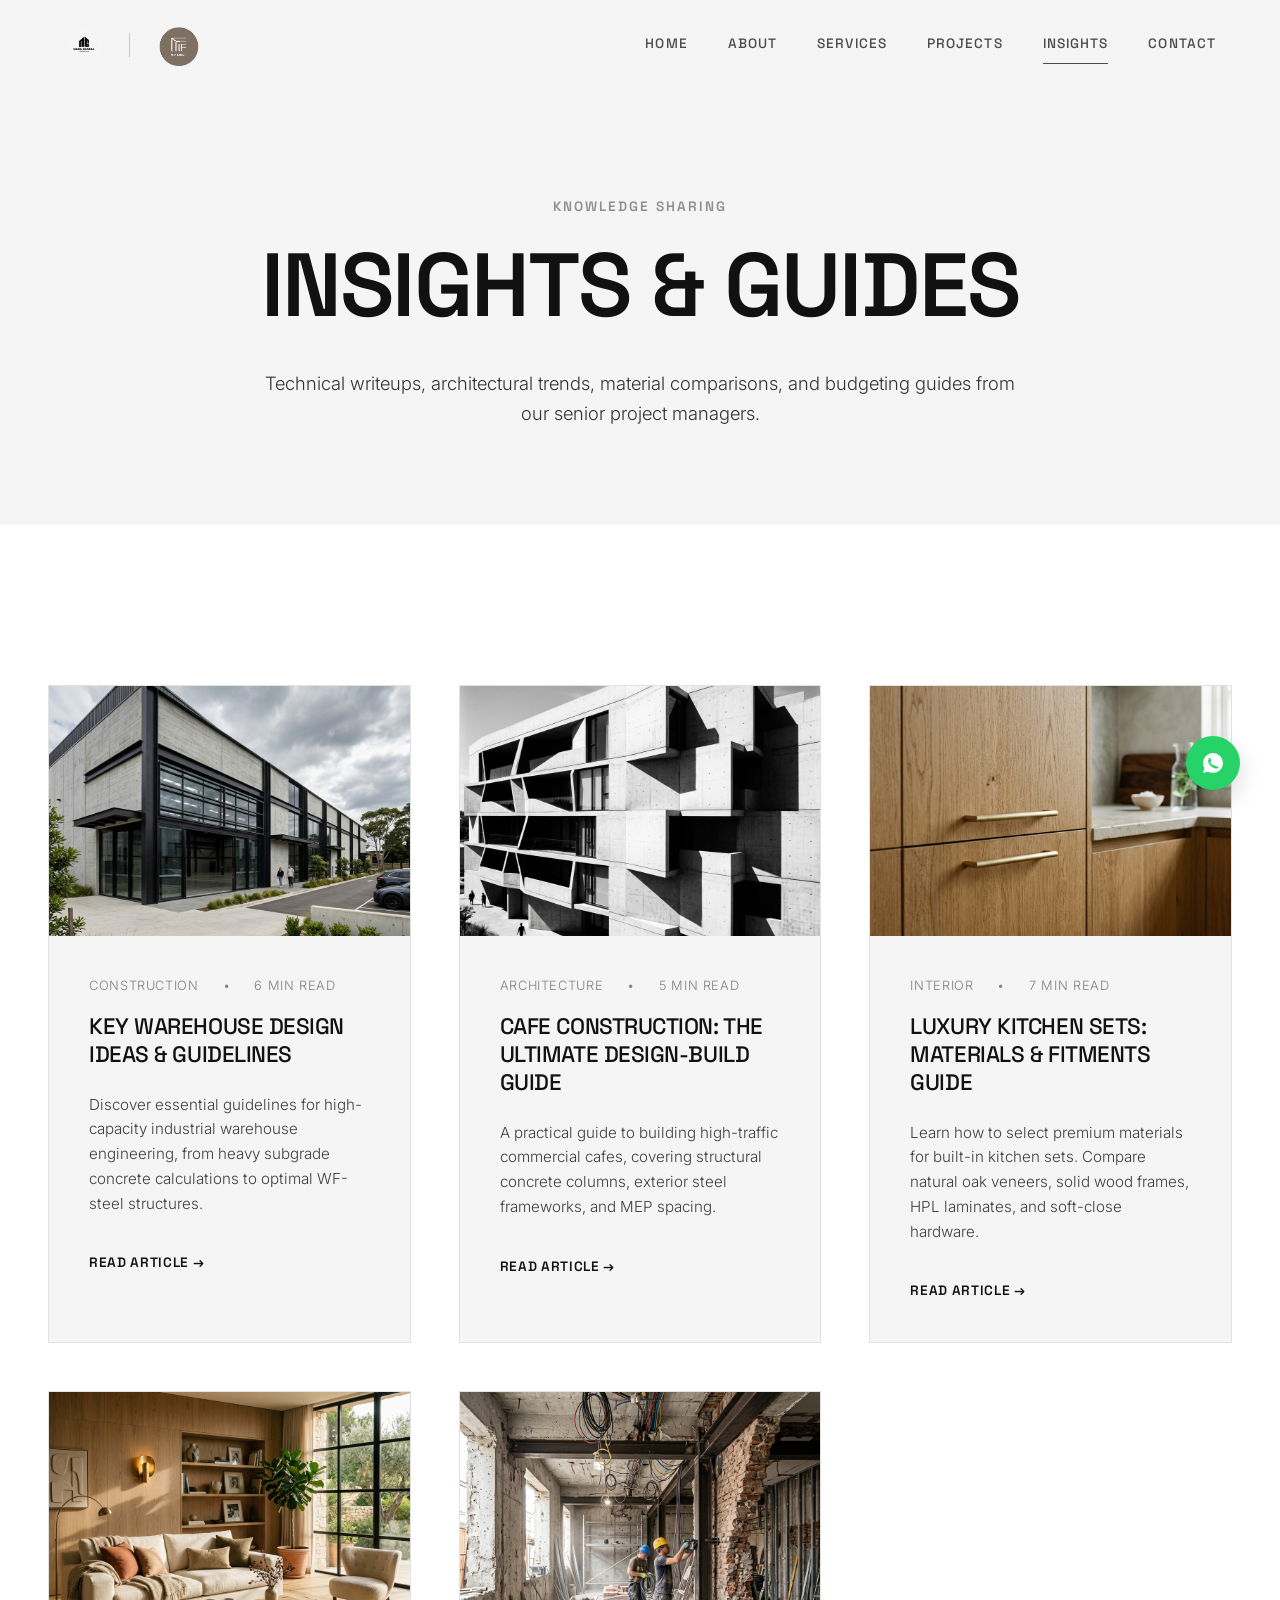
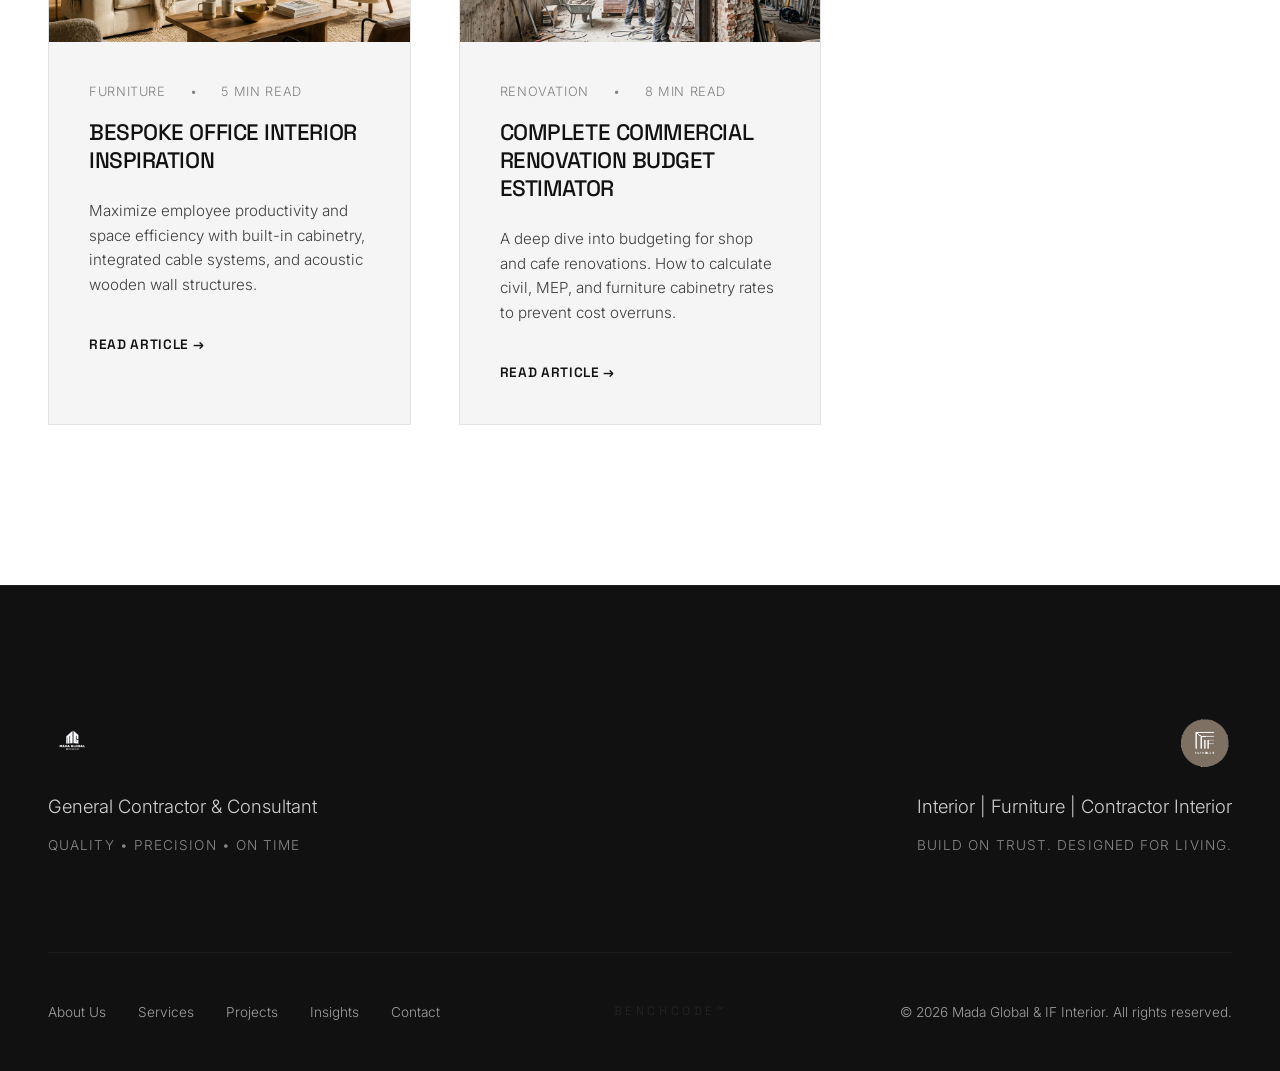
<file: blog.html>
<!DOCTYPE html>
<html lang="en">
<head>
  <meta charset="UTF-8">
  <meta name="viewport" content="width=device-width, initial-scale=1.0">
  <title>Insights & Articles | Mada Global & IF Interior - Construction & Design Tips</title>
  
  <!-- SEO Meta Tags -->
  <meta name="description" content="Read expert tips on warehouse design guidelines, cafe construction setups, luxury kitchen set configurations, office interior planning, and renovation budget estimation.">
  <meta name="keywords" content="Construction Tips, Warehouse Design Ideas, Cafe Construction Guide, Kitchen Set Guide, Office Interior Inspiration, Renovation Cost Guide">
  <link rel="canonical" href="http://localhost:8080/blog.html">

  <!-- Open Graph -->
  <meta property="og:type" content="website">
  <meta property="og:url" content="http://localhost:8080/blog.html">
  <meta property="og:title" content="Insights & Articles | Mada Global & IF Interior">
  <meta property="og:description" content="Read expert tips on warehouse design, cafe construction, luxury kitchen sets, and office interiors.">
  <meta property="og:image" content="assets/images/hero_construction.png">

  <!-- Favicon -->
  <link rel="icon" type="image/png" href="assets/images/logo_if_interior.png">

  <!-- Stylesheets -->
  <link rel="stylesheet" href="assets/css/style.css">

  <!-- Breadcrumb Schema JSON-LD -->
  <script type="application/ld+json">
  {
    "@context": "https://schema.org",
    "@type": "BreadcrumbList",
    "itemListElement": [
      {
        "@type": "ListItem",
        "position": 1,
        "name": "Home",
        "item": "http://localhost:8080/index.html"
      },
      {
        "@type": "ListItem",
        "position": 2,
        "name": "Insights & Blog",
        "item": "http://localhost:8080/blog.html"
      }
    ]
  }
  </script>
</head>
<body class="theme-construction">

  <!-- HEADER NAVIGATION -->
  <header class="site-header scrolled">
    <div class="nav-container">
      <a href="index.html" class="brand-wrapper" aria-label="Mada Global & IF Interior Home">
        <img src="assets/images/logo_mada_global.png" class="nav-logo mada-logo" alt="Mada Global Logo">
        <div class="brand-separator" role="separator"></div>
        <img src="assets/images/logo_if_interior.png" class="nav-logo if-logo" alt="IF Interior Logo">
      </a>

      <nav class="main-nav" aria-label="Main Navigation">
        <a href="index.html" class="nav-link">Home</a>
        <a href="about.html" class="nav-link">About</a>
        <a href="services.html" class="nav-link">Services</a>
        <a href="projects.html" class="nav-link">Projects</a>
        <a href="blog.html" class="nav-link active">Insights</a>
        <a href="contact.html" class="nav-link">Contact</a>
      </nav>

      <button class="hamburger" aria-label="Toggle navigation menu" aria-expanded="false">
        <span></span>
        <span></span>
        <span></span>
      </button>
    </div>
  </header>

  <main>
    <!-- BLOG INDEX HERO -->
    <section class="section-spacing" style="padding-top: 12rem; padding-bottom: 6rem; background-color: var(--c-const-gray-light);">
      <div class="container text-center">
        <span class="brand-tag construction-tag">Knowledge Sharing</span>
        <h1>Insights & Guides</h1>
        <p style="max-width: 750px; margin: 2rem auto 0 auto; font-size: 1.15rem; opacity: 0.85;">
          Technical writeups, architectural trends, material comparisons, and budgeting guides from our senior project managers.
        </p>
      </div>
    </section>

    <!-- BLOG ARTICLES LIST -->
    <section class="section-spacing">
      <div class="container">
        <div class="grid-3">
          <!-- Article 1 -->
          <article class="blog-card reveal">
            <a href="blog/warehouse-design-ideas.html" class="blog-img-link" aria-label="Read Warehouse Design Ideas">
              <img src="assets/images/project_warehouse.png" alt="Industrial warehouse construction architecture" loading="lazy">
            </a>
            <div class="blog-card-content">
              <div class="blog-meta-wrapper">
                <span>Construction</span>
                <span>•</span>
                <span>6 min read</span>
              </div>
              <h3><a href="blog/warehouse-design-ideas.html">Key Warehouse Design Ideas & Guidelines</a></h3>
              <p style="font-size:0.95rem; opacity:0.8; margin-bottom: 2rem;">Discover essential guidelines for high-capacity industrial warehouse engineering, from heavy subgrade concrete calculations to optimal WF-steel structures.</p>
              <a href="blog/warehouse-design-ideas.html" style="font-family:var(--font-heading); font-size:0.85rem; font-weight:600; text-transform:uppercase; letter-spacing:0.05em;">Read Article →</a>
            </div>
          </article>

          <!-- Article 2 -->
          <article class="blog-card reveal">
            <a href="blog/cafe-construction-guide.html" class="blog-img-link" aria-label="Read Cafe Construction Guide">
              <img src="assets/images/hero_construction.png" alt="Modern concrete cafe exterior facade" loading="lazy">
            </a>
            <div class="blog-card-content">
              <div class="blog-meta-wrapper">
                <span>Architecture</span>
                <span>•</span>
                <span>5 min read</span>
              </div>
              <h3><a href="blog/cafe-construction-guide.html">Cafe Construction: The Ultimate Design-Build Guide</a></h3>
              <p style="font-size:0.95rem; opacity:0.8; margin-bottom: 2rem;">A practical guide to building high-traffic commercial cafes, covering structural concrete columns, exterior steel frameworks, and MEP spacing.</p>
              <a href="blog/cafe-construction-guide.html" style="font-family:var(--font-heading); font-size:0.85rem; font-weight:600; text-transform:uppercase; letter-spacing:0.05em;">Read Article →</a>
            </div>
          </article>

          <!-- Article 3 -->
          <article class="blog-card reveal">
            <a href="blog/kitchen-set-guide.html" class="blog-img-link" aria-label="Read Kitchen Set Guide">
              <img src="assets/images/project_furniture.png" alt="Custom wood kitchen cabinet details close-up" loading="lazy">
            </a>
            <div class="blog-card-content">
              <div class="blog-meta-wrapper">
                <span>Interior</span>
                <span>•</span>
                <span>7 min read</span>
              </div>
              <h3><a href="blog/kitchen-set-guide.html">Luxury Kitchen Sets: Materials & Fitments Guide</a></h3>
              <p style="font-size:0.95rem; opacity:0.8; margin-bottom: 2rem;">Learn how to select premium materials for built-in kitchen sets. Compare natural oak veneers, solid wood frames, HPL laminates, and soft-close hardware.</p>
              <a href="blog/kitchen-set-guide.html" style="font-family:var(--font-heading); font-size:0.85rem; font-weight:600; text-transform:uppercase; letter-spacing:0.05em;">Read Article →</a>
            </div>
          </article>

          <!-- Article 4 -->
          <article class="blog-card reveal">
            <a href="blog/office-interior-inspiration.html" class="blog-img-link" aria-label="Read Office Interior Inspiration">
              <img src="assets/images/hero_interior.png" alt="Warm oak wall wood paneling in executive office lounge" loading="lazy">
            </a>
            <div class="blog-card-content">
              <div class="blog-meta-wrapper">
                <span>Furniture</span>
                <span>•</span>
                <span>5 min read</span>
              </div>
              <h3><a href="blog/office-interior-inspiration.html">Bespoke Office Interior Inspiration</a></h3>
              <p style="font-size:0.95rem; opacity:0.8; margin-bottom: 2rem;">Maximize employee productivity and space efficiency with built-in cabinetry, integrated cable systems, and acoustic wooden wall structures.</p>
              <a href="blog/office-interior-inspiration.html" style="font-family:var(--font-heading); font-size:0.85rem; font-weight:600; text-transform:uppercase; letter-spacing:0.05em;">Read Article →</a>
            </div>
          </article>

          <!-- Article 5 -->
          <article class="blog-card reveal">
            <a href="blog/renovation-cost-guide.html" class="blog-img-link" aria-label="Read Renovation Cost Guide">
              <img src="assets/images/before_slider.png" alt="Raw brick wall renovation site" loading="lazy">
            </a>
            <div class="blog-card-content">
              <div class="blog-meta-wrapper">
                <span>Renovation</span>
                <span>•</span>
                <span>8 min read</span>
              </div>
              <h3><a href="blog/renovation-cost-guide.html">Complete Commercial Renovation Budget Estimator</a></h3>
              <p style="font-size:0.95rem; opacity:0.8; margin-bottom: 2rem;">A deep dive into budgeting for shop and cafe renovations. How to calculate civil, MEP, and furniture cabinetry rates to prevent cost overruns.</p>
              <a href="blog/renovation-cost-guide.html" style="font-family:var(--font-heading); font-size:0.85rem; font-weight:600; text-transform:uppercase; letter-spacing:0.05em;">Read Article →</a>
            </div>
          </article>
        </div>
      </div>
    </section>
  </main>

  <!-- STICKY WIDGETS -->
  <div class="sticky-widgets">
    <a href="https://wa.me/6281234567890" target="_blank" class="widget-btn widget-whatsapp" aria-label="Contact us on WhatsApp">
      <svg style="width:24px;height:24px;fill:currentColor" viewBox="0 0 24 24">
        <path d="M12.012 2c-5.506 0-9.989 4.478-9.99 9.984a9.96 9.96 0 0 0 1.333 4.982L2 22l5.202-1.362a9.92 9.92 0 0 0 4.81 1.233h.005c5.505 0 9.99-4.479 9.991-9.985a9.97 9.97 0 0 0-9.996-9.886zm5.727 14.13c-.25.703-1.442 1.285-1.992 1.353-.497.062-1.147.106-3.328-.795-2.788-1.153-4.577-3.99-4.717-4.178-.14-.188-1.127-1.498-1.127-2.859 0-1.361.713-2.029.966-2.29.253-.26.554-.326.74-.326l.53.01c.159.008.375-.062.585.441.218.524.744 1.815.808 1.947.065.133.109.288.02.464-.088.177-.132.288-.264.442-.132.155-.278.346-.396.464-.132.133-.27.278-.116.541.154.265.684 1.124 1.464 1.819.999.89 1.841 1.166 2.106 1.299.265.132.418.109.574-.07.156-.18 0-.773-.414-1.303-.133-.18-.288-.133-.486-.062-.198.071-1.258.52-1.41.58-.153.06-.255.088-.415.01-.16-.08-1.21-.497-2.3-1.472-.852-.76-1.427-1.7-1.593-1.987-.167-.288-.018-.444.125-.584.129-.126.287-.332.43-.498.143-.166.19-.282.285-.47.095-.188.048-.354-.024-.498-.071-.144-.585-1.41-.8-1.928-.21-.502-.442-.433-.605-.441l-.515-.01c-.177 0-.465.066-.708.326a2.76 2.76 0 0 0-.867 2.054c0 1.282.932 2.522 1.062 2.7l.03.042z"/>
      </svg>
    </a>
    <div class="widget-btn widget-top" aria-label="Scroll back to top">↑</div>
  </div>

  <!-- FOOTER -->
  <footer class="site-footer">
    <div class="container">
      <div class="footer-top">
        <div class="footer-brand">
          <img src="assets/images/logo_mada_global.png" class="footer-logo" style="filter:invert(1)" alt="Mada Global Logo">
          <p class="footer-tagline">General Contractor & Consultant</p>
          <p class="footer-subtagline">Quality • Precision • On Time</p>
        </div>

        <div class="footer-brand right-brand">
          <img src="assets/images/logo_if_interior.png" class="footer-logo" alt="IF Interior Logo">
          <p class="footer-tagline">Interior | Furniture | Contractor Interior</p>
          <p class="footer-subtagline">Build on Trust. Designed for Living.</p>
        </div>
      </div>

      <div class="footer-bottom">
        <div class="footer-links">
          <a href="about.html">About Us</a>
          <a href="services.html">Services</a>
          <a href="projects.html">Projects</a>
          <a href="blog.html">Insights</a>
          <a href="contact.html">Contact</a>
        </div>

        <!-- Faint center watermark watermark requested by user -->
        <div class="footer-watermark">BenchCode™</div>

        <div>
          &copy; 2026 Mada Global & IF Interior. All rights reserved.
        </div>
      </div>
    </div>
  </footer>

  <!-- Scripts -->
  <script src="assets/js/main.js"></script>
</body>
</html>
</file>
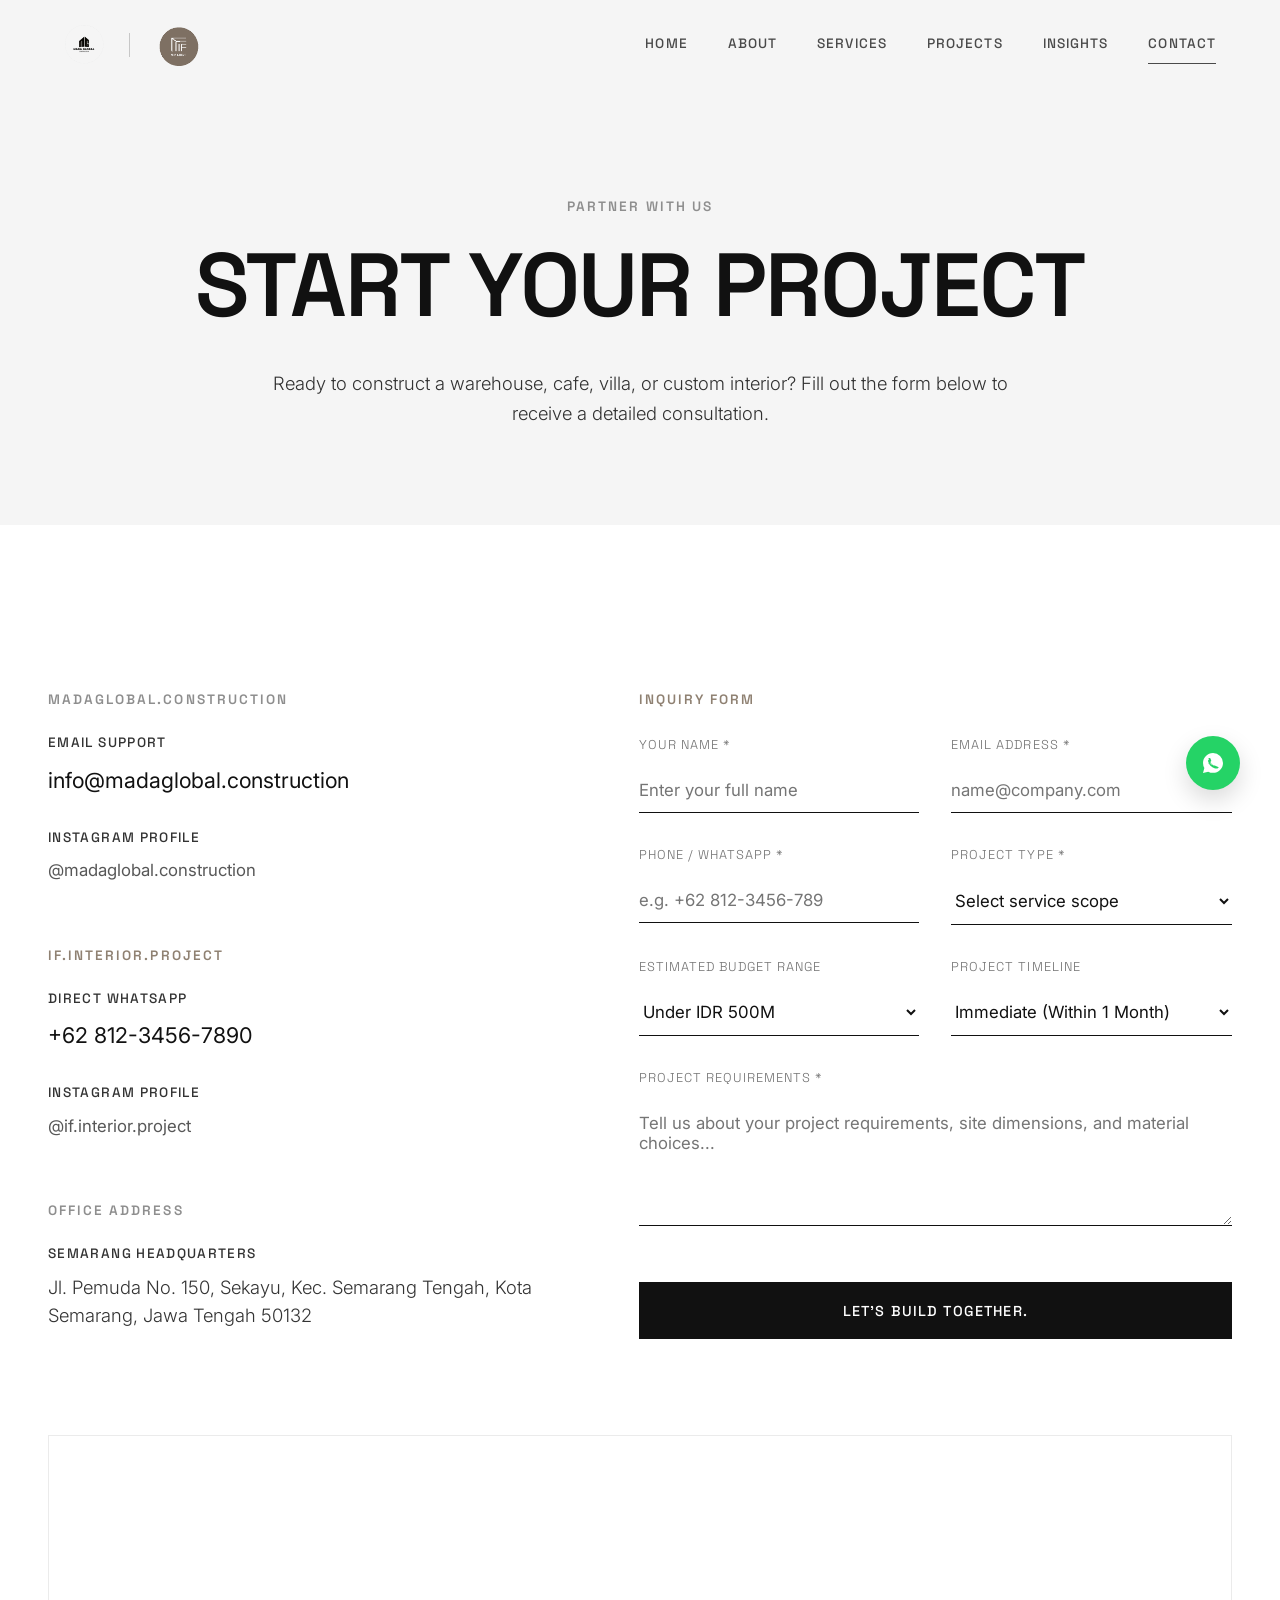
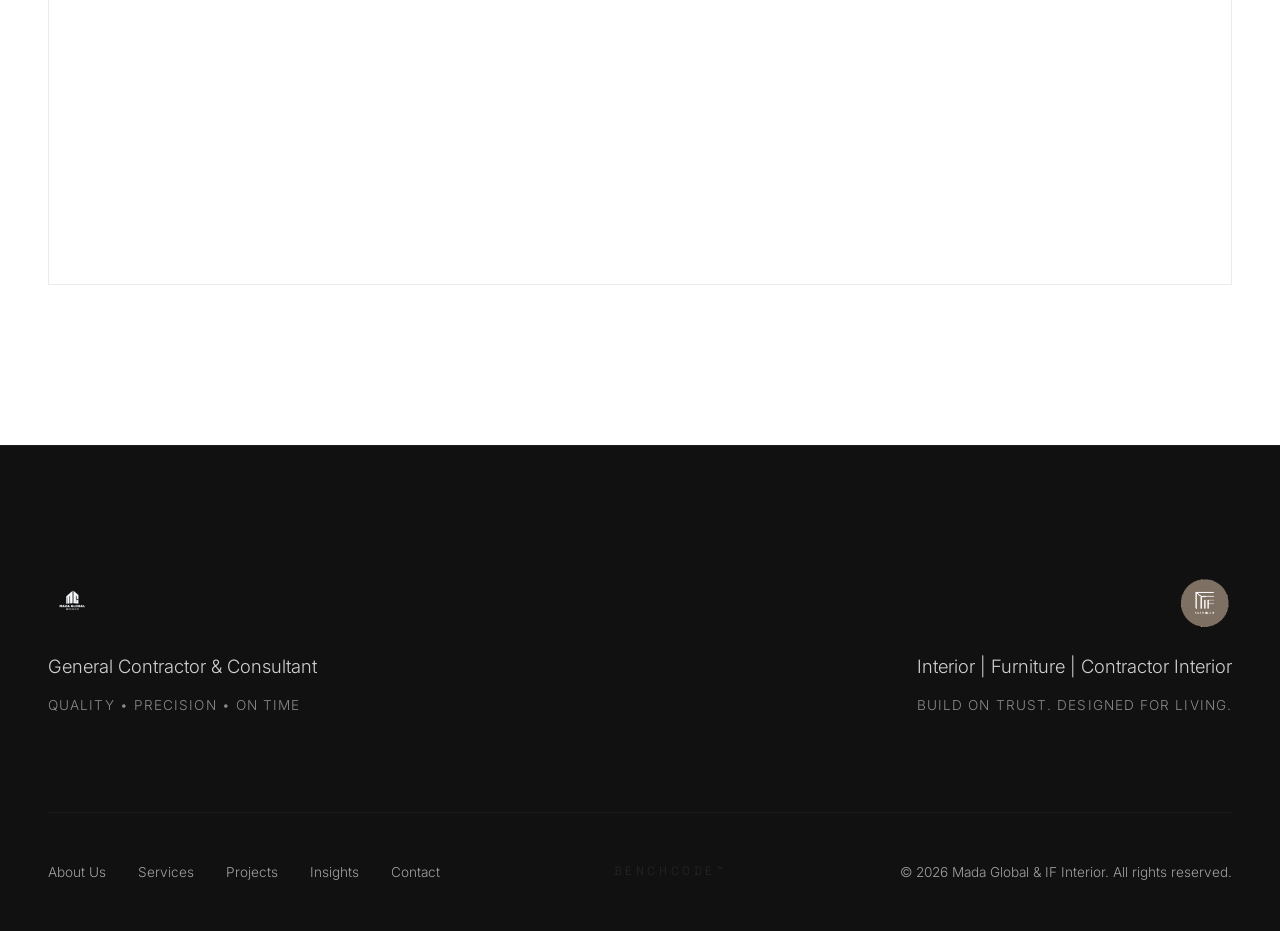
<file: contact.html>
<!DOCTYPE html>
<html lang="en">
<head>
  <meta charset="UTF-8">
  <meta name="viewport" content="width=device-width, initial-scale=1.0">
  <title>Contact Us | Mada Global &amp; IF Interior - Let's Build Together</title>
  
  <!-- SEO Meta Tags -->
  <meta name="description" content="Get in touch with Mada Global & IF Interior. Submit our project inquiry form to receive a detailed estimation and schedule a 3D structural or custom cabinetry consultation.">
  <meta name="keywords" content="Contact Contractor Semarang, Hire Interior Designer Indonesia, Construction Inquiry Form, Custom Furniture Estimation, Construction Consultant Semarang">
  <link rel="canonical" href="http://localhost:8080/contact.html">

  <!-- Open Graph -->
  <meta property="og:type" content="website">
  <meta property="og:url" content="http://localhost:8080/contact.html">
  <meta property="og:title" content="Contact Us | Mada Global &amp; IF Interior">
  <meta property="og:description" content="Submit our project inquiry form to receive a detailed estimation and consultation.">
  <meta property="og:image" content="assets/images/hero_construction.png">

  <!-- Favicon -->
  <link rel="icon" type="image/png" href="assets/images/logo_if_interior.png">

  <!-- Stylesheets -->
  <link rel="stylesheet" href="assets/css/style.css">

  <!-- Breadcrumb Schema JSON-LD -->
  <script type="application/ld+json">
  {
    "@context": "https://schema.org",
    "@type": "BreadcrumbList",
    "itemListElement": [
      {
        "@type": "ListItem",
        "position": 1,
        "name": "Home",
        "item": "http://localhost:8080/index.html"
      },
      {
        "@type": "ListItem",
        "position": 2,
        "name": "Contact Us",
        "item": "http://localhost:8080/contact.html"
      }
    ]
  }
  </script>
</head>
<body class="theme-construction">

  <!-- HEADER NAVIGATION -->
  <header class="site-header scrolled">
    <div class="nav-container">
      <a href="index.html" class="brand-wrapper" aria-label="Mada Global & IF Interior Home">
        <img src="assets/images/logo_mada_global.png" class="nav-logo mada-logo" alt="Mada Global Logo">
        <div class="brand-separator" role="separator"></div>
        <img src="assets/images/logo_if_interior.png" class="nav-logo if-logo" alt="IF Interior Logo">
      </a>

      <nav class="main-nav" aria-label="Main Navigation">
        <a href="index.html" class="nav-link">Home</a>
        <a href="about.html" class="nav-link">About</a>
        <a href="services.html" class="nav-link">Services</a>
        <a href="projects.html" class="nav-link">Projects</a>
        <a href="blog.html" class="nav-link">Insights</a>
        <a href="contact.html" class="nav-link active">Contact</a>
      </nav>

      <button class="hamburger" aria-label="Toggle navigation menu" aria-expanded="false">
        <span></span>
        <span></span>
        <span></span>
      </button>
    </div>
  </header>

  <main>
    <!-- CONTACT HERO -->
    <section class="section-spacing" style="padding-top: 12rem; padding-bottom: 6rem; background-color: var(--c-const-gray-light);">
      <div class="container text-center">
        <span class="brand-tag construction-tag">Partner With Us</span>
        <h1>Start Your Project</h1>
        <p style="max-width: 750px; margin: 2rem auto 0 auto; font-size: 1.15rem; opacity: 0.85;">
          Ready to construct a warehouse, cafe, villa, or custom interior? Fill out the form below to receive a detailed consultation.
        </p>
      </div>
    </section>

    <!-- CONTACT GRID & FORM -->
    <section class="section-spacing">
      <div class="container">
        <div class="contact-grid">
          <!-- Left side: info -->
          <div class="contact-info-block reveal">
            <div>
              <span class="brand-tag construction-tag" style="margin-bottom: 1.5rem;">madaglobal.construction</span>
              <div class="contact-info-item" style="margin-bottom: 2rem;">
                <h4>Email Support</h4>
                <a href="mailto:info@madaglobal.construction">info@madaglobal.construction</a>
              </div>
              <div class="contact-info-item">
                <h4>Instagram Profile</h4>
                <div class="social-links-row">
                  <a href="https://www.instagram.com/madaglobal.construction/" target="_blank">@madaglobal.construction</a>
                </div>
              </div>
            </div>

            <div>
              <span class="brand-tag interior-tag" style="margin-bottom: 1.5rem;">if.interior.project</span>
              <div class="contact-info-item" style="margin-bottom: 2rem;">
                <h4>Direct WhatsApp</h4>
                <a href="https://wa.me/6281234567890" target="_blank">+62 812-3456-7890</a>
              </div>
              <div class="contact-info-item">
                <h4>Instagram Profile</h4>
                <div class="social-links-row">
                  <a href="https://www.instagram.com/if.interior.project/" target="_blank">@if.interior.project</a>
                </div>
              </div>
            </div>

            <div>
              <span class="brand-tag construction-tag" style="margin-bottom: 1.5rem;">Office Address</span>
              <div class="contact-info-item">
                <h4>Semarang Headquarters</h4>
                <p style="font-size: 1.15rem; line-height: 1.5; font-weight: 300;">Jl. Pemuda No. 150, Sekayu, Kec. Semarang Tengah, Kota Semarang, Jawa Tengah 50132</p>
              </div>
            </div>
          </div>

          <!-- Right side: form -->
          <div class="reveal">
            <span class="brand-tag interior-tag" style="margin-bottom: 1.5rem;">Inquiry Form</span>
            <form id="inquiryForm" class="inquiry-form" novalidate>
              <div class="form-row">
                <div class="form-group">
                  <label for="name">Your Name *</label>
                  <input type="text" id="name" placeholder="Enter your full name" required>
                </div>
                <div class="form-group">
                  <label for="email">Email Address *</label>
                  <input type="email" id="email" placeholder="name@company.com" required>
                </div>
              </div>

              <div class="form-row">
                <div class="form-group">
                  <label for="phone">Phone / WhatsApp *</label>
                  <input type="tel" id="phone" placeholder="e.g. +62 812-3456-789" required>
                </div>
                <div class="form-group">
                  <label for="project-type">Project Type *</label>
                  <select id="project-type" required>
                    <option value="" disabled selected>Select service scope</option>
                    <option value="Construction Only">Construction (Mada Global)</option>
                    <option value="Interior Only">Interior / Furniture (IF Interior)</option>
                    <option value="Design & Build">Design &amp; Build (Both Brands)</option>
                  </select>
                </div>
              </div>

              <div class="form-row">
                <div class="form-group">
                  <label for="budget">Estimated Budget Range</label>
                  <select id="budget">
                    <option value="Under IDR 500M">Under IDR 500M</option>
                    <option value="IDR 500M - 1.5B">IDR 500M - 1.5B</option>
                    <option value="IDR 1.5B - 5B">IDR 1.5B - 5B</option>
                    <option value="Above IDR 5B">Above IDR 5B</option>
                  </select>
                </div>
                <div class="form-group">
                  <label for="timeline">Project Timeline</label>
                  <select id="timeline">
                    <option value="Immediate">Immediate (Within 1 Month)</option>
                    <option value="1-3 Months">1 - 3 Months</option>
                    <option value="3-6 Months">3 - 6 Months</option>
                    <option value="Planning Phase">Planning / Drafting Phase</option>
                  </select>
                </div>
              </div>

              <div class="form-group">
                <label for="message">Project Requirements *</label>
                <textarea id="message" rows="5" placeholder="Tell us about your project requirements, site dimensions, and material choices..." required></textarea>
              </div>

              <div class="form-submit-wrapper">
                <button type="submit" class="btn btn-filled" style="width: 100%;">Let's Build Together.</button>
              </div>
            </form>
          </div>
        </div>

        <!-- Google Maps Embedstyled with CSS filter -->
        <div class="map-container reveal">
          <!-- Premium grayscale styled Google Map embedding the Semarang region -->
          <iframe 
            src="https://www.google.com/maps/embed?pb=!1m18!1m12!1m12!1m3!1d3960.2260650993077!2d110.41243147573516!3d-6.982635993018249!2m3!1f0!2f0!3f0!3m2!1i1024!2i768!4f13.1!3m3!1m2!1s0x2e708b4ea1d7fb8f%3A0xc3b8cb0d575ec65c!2sJl.%20Pemuda%2C%20Sekayu%2C%20Kec.%20Semarang%20Tengah%2C%20Kota%20Semarang%2C%20Jawa%20Tengah!5e0!3m2!1sen!2sid!4v1784345800000!5m2!1sen!2sid" 
            allowfullscreen="" 
            loading="lazy" 
            referrerpolicy="no-referrer-when-downgrade"
            title="Mada Global & IF Interior Office Map Location">
          </iframe>
        </div>
      </div>
    </section>
  </main>

  <!-- STICKY WIDGETS -->
  <div class="sticky-widgets">
    <a href="https://wa.me/6281234567890" target="_blank" class="widget-btn widget-whatsapp" aria-label="Contact us on WhatsApp">
      <svg style="width:24px;height:24px;fill:currentColor" viewBox="0 0 24 24">
        <path d="M12.012 2c-5.506 0-9.989 4.478-9.99 9.984a9.96 9.96 0 0 0 1.333 4.982L2 22l5.202-1.362a9.92 9.92 0 0 0 4.81 1.233h.005c5.505 0 9.99-4.479 9.991-9.985a9.97 9.97 0 0 0-9.996-9.886zm5.727 14.13c-.25.703-1.442 1.285-1.992 1.353-.497.062-1.147.106-3.328-.795-2.788-1.153-4.577-3.99-4.717-4.178-.14-.188-1.127-1.498-1.127-2.859 0-1.361.713-2.029.966-2.29.253-.26.554-.326.74-.326l.53.01c.159.008.375-.062.585.441.218.524.744 1.815.808 1.947.065.133.109.288.02.464-.088.177-.132.288-.264.442-.132.155-.278.346-.396.464-.132.133-.27.278-.116.541.154.265.684 1.124 1.464 1.819.999.89 1.841 1.166 2.106 1.299.265.132.418.109.574-.07.156-.18 0-.773-.414-1.303-.133-.18-.288-.133-.486-.062-.198.071-1.258.52-1.41.58-.153.06-.255.088-.415.01-.16-.08-1.21-.497-2.3-1.472-.852-.76-1.427-1.7-1.593-1.987-.167-.288-.018-.444.125-.584.129-.126.287-.332.43-.498.143-.166.19-.282.285-.47.095-.188.048-.354-.024-.498-.071-.144-.585-1.41-.8-1.928-.21-.502-.442-.433-.605-.441l-.515-.01c-.177 0-.465.066-.708.326a2.76 2.76 0 0 0-.867 2.054c0 1.282.932 2.522 1.062 2.7l.03.042z"/>
      </svg>
    </a>
    <div class="widget-btn widget-top" aria-label="Scroll back to top">↑</div>
  </div>

  <!-- FOOTER -->
  <footer class="site-footer">
    <div class="container">
      <div class="footer-top">
        <div class="footer-brand">
          <img src="assets/images/logo_mada_global.png" class="footer-logo" style="filter:invert(1)" alt="Mada Global Logo">
          <p class="footer-tagline">General Contractor & Consultant</p>
          <p class="footer-subtagline">Quality • Precision • On Time</p>
        </div>

        <div class="footer-brand right-brand">
          <img src="assets/images/logo_if_interior.png" class="footer-logo" alt="IF Interior Logo">
          <p class="footer-tagline">Interior | Furniture | Contractor Interior</p>
          <p class="footer-subtagline">Build on Trust. Designed for Living.</p>
        </div>
      </div>

      <div class="footer-bottom">
        <div class="footer-links">
          <a href="about.html">About Us</a>
          <a href="services.html">Services</a>
          <a href="projects.html">Projects</a>
          <a href="blog.html">Insights</a>
          <a href="contact.html">Contact</a>
        </div>

        <!-- Faint center watermark watermark requested by user -->
        <div class="footer-watermark">BenchCode™</div>

        <div>
          &copy; 2026 Mada Global & IF Interior. All rights reserved.
        </div>
      </div>
    </div>
  </footer>

  <!-- Scripts -->
  <script src="assets/js/main.js"></script>
  <script src="assets/js/form.js"></script>
</body>
</html>
</file>
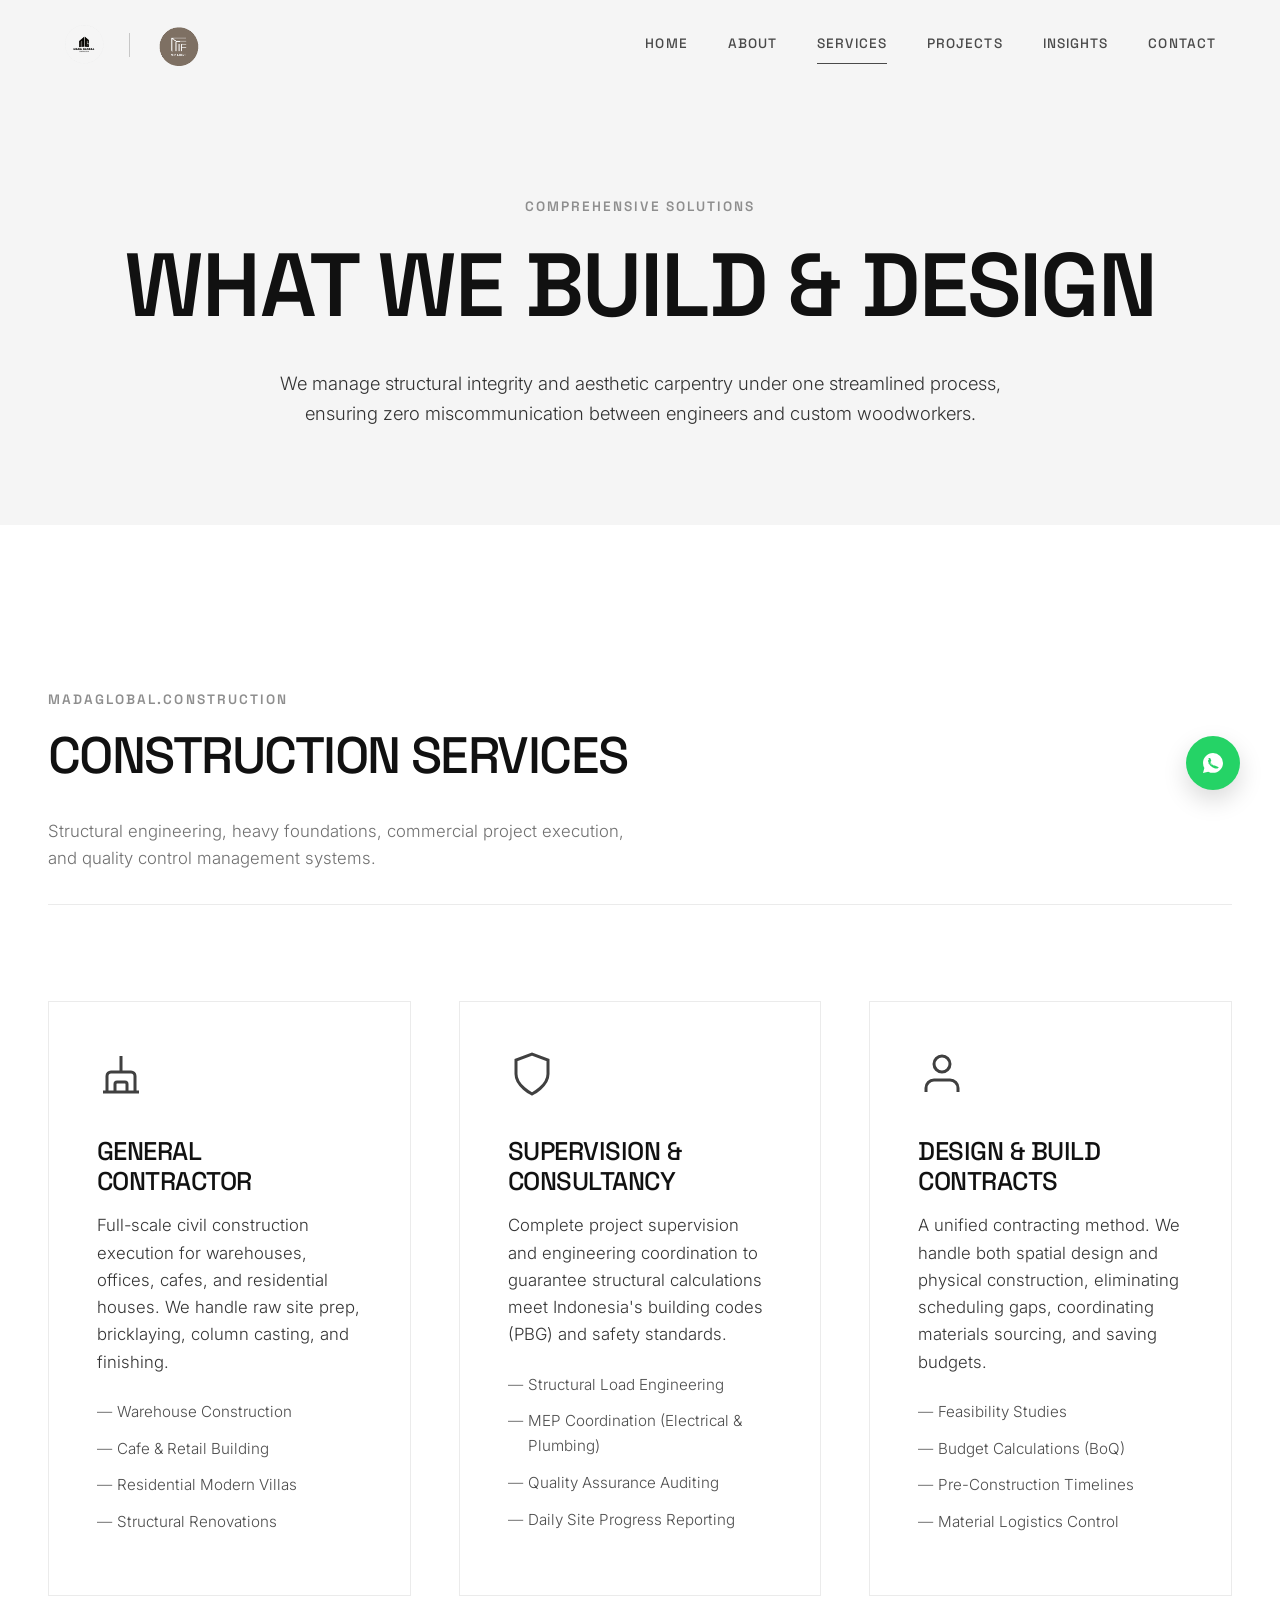
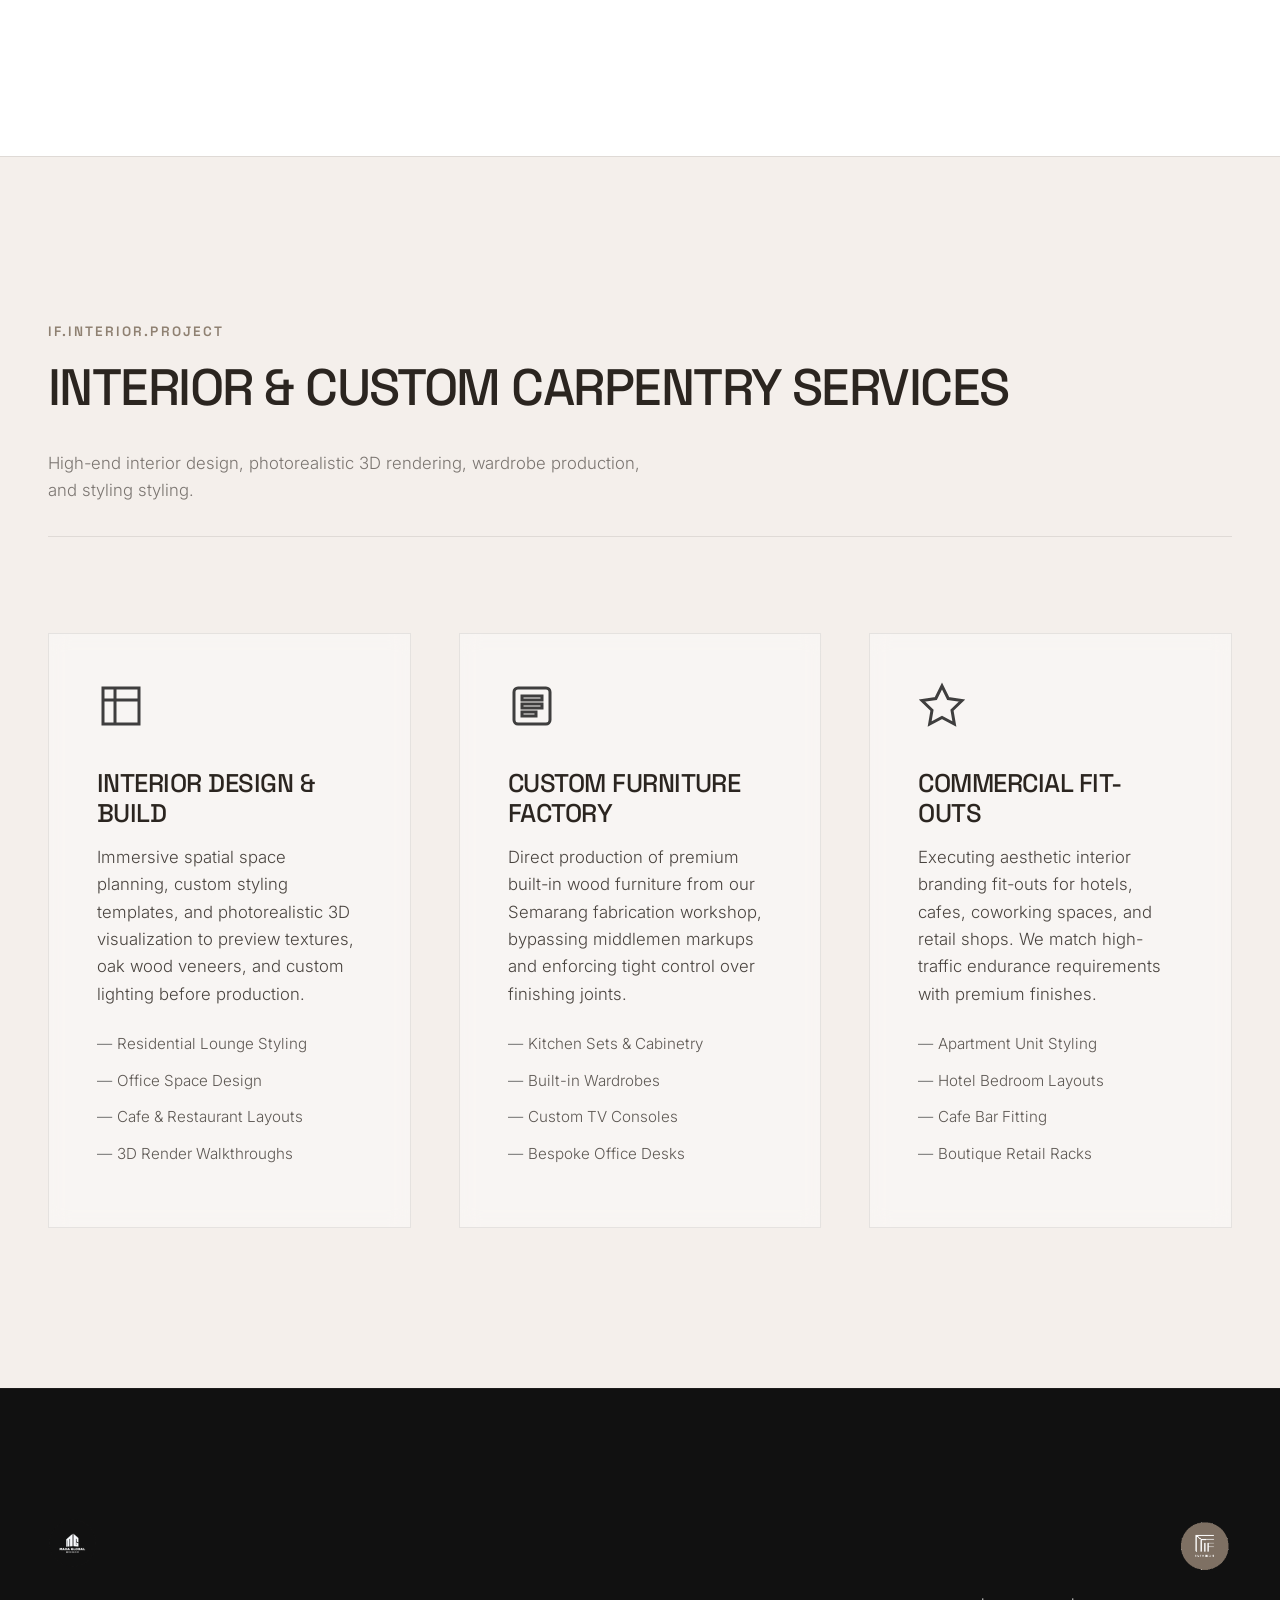
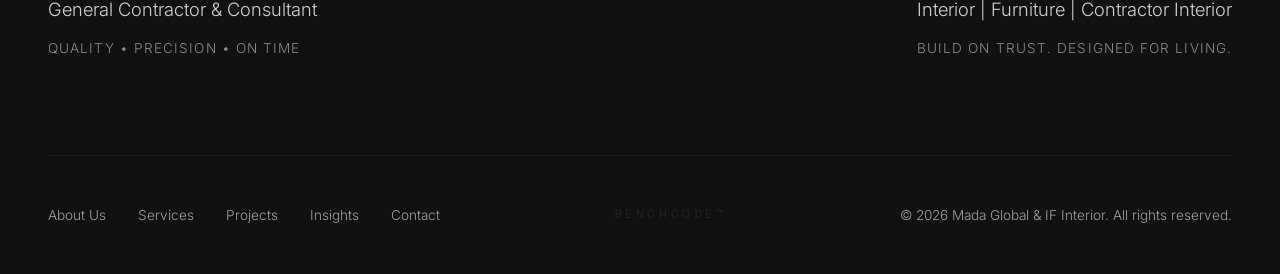
<file: services.html>
<!DOCTYPE html>
<html lang="en">
<head>
  <meta charset="UTF-8">
  <meta name="viewport" content="width=device-width, initial-scale=1.0">
  <title>Our Services | Mada Global & IF Interior - Construction & Custom Carpentry</title>
  
  <!-- SEO Meta Tags -->
  <meta name="description" content="Explore our extensive services from general contracting, warehouse fabrication, and structural engineering by Mada Global to spatial layout planning, custom kitchen sets, and wardrobe styling by IF Interior.">
  <meta name="keywords" content="General Contractor Indonesia, Warehouse Construction, Cafe Contractor, Interior Design Indonesia, Custom Furniture, Kitchen Set Semarang, Office Interior, Design and Build Services">
  <link rel="canonical" href="http://localhost:8080/services.html">

  <!-- Open Graph -->
  <meta property="og:type" content="website">
  <meta property="og:url" content="http://localhost:8080/services.html">
  <meta property="og:title" content="Our Services | Mada Global & IF Interior">
  <meta property="og:description" content="Explore our services from general contracting, warehouse fabrication, and structural engineering to spatial layouts and custom cabinetry.">
  <meta property="og:image" content="assets/images/hero_construction.png">

  <!-- Favicon -->
  <link rel="icon" type="image/png" href="assets/images/logo_if_interior.png">

  <!-- Stylesheets -->
  <link rel="stylesheet" href="assets/css/style.css">

  <!-- Breadcrumb Schema JSON-LD -->
  <script type="application/ld+json">
  {
    "@context": "https://schema.org",
    "@type": "BreadcrumbList",
    "itemListElement": [
      {
        "@type": "ListItem",
        "position": 1,
        "name": "Home",
        "item": "http://localhost:8080/index.html"
      },
      {
        "@type": "ListItem",
        "position": 2,
        "name": "Services",
        "item": "http://localhost:8080/services.html"
      }
    ]
  }
  </script>
</head>
<body class="theme-construction">

  <!-- HEADER NAVIGATION -->
  <header class="site-header scrolled">
    <div class="nav-container">
      <a href="index.html" class="brand-wrapper" aria-label="Mada Global & IF Interior Home">
        <img src="assets/images/logo_mada_global.png" class="nav-logo mada-logo" alt="Mada Global Logo">
        <div class="brand-separator" role="separator"></div>
        <img src="assets/images/logo_if_interior.png" class="nav-logo if-logo" alt="IF Interior Logo">
      </a>

      <nav class="main-nav" aria-label="Main Navigation">
        <a href="index.html" class="nav-link">Home</a>
        <a href="about.html" class="nav-link">About</a>
        <a href="services.html" class="nav-link active">Services</a>
        <a href="projects.html" class="nav-link">Projects</a>
        <a href="blog.html" class="nav-link">Insights</a>
        <a href="contact.html" class="nav-link">Contact</a>
      </nav>

      <button class="hamburger" aria-label="Toggle navigation menu" aria-expanded="false">
        <span></span>
        <span></span>
        <span></span>
      </button>
    </div>
  </header>

  <main>
    <!-- SERVICES HERO -->
    <section class="section-spacing" style="padding-top: 12rem; padding-bottom: 6rem; background-color: var(--c-const-gray-light);">
      <div class="container text-center">
        <span class="brand-tag construction-tag">Comprehensive Solutions</span>
        <h1>What We Build & Design</h1>
        <p style="max-width: 750px; margin: 2rem auto 0 auto; font-size: 1.15rem; opacity: 0.85;">
          We manage structural integrity and aesthetic carpentry under one streamlined process, ensuring zero miscommunication between engineers and custom woodworkers.
        </p>
      </div>
    </section>

    <!-- SECTION 1: madaglobal.construction SERVICES -->
    <section id="construction-services" class="section-spacing">
      <div class="container">
        <div class="brand-section-header reveal">
          <span class="brand-tag construction-tag">madaglobal.construction</span>
          <h2>Construction Services</h2>
          <p class="text-muted" style="max-width: 600px;">Structural engineering, heavy foundations, commercial project execution, and quality control management systems.</p>
        </div>

        <div class="grid-3 services-card-grid">
          <!-- Item 1 -->
          <div class="service-card-item reveal">
            <div class="service-icon">
              <!-- Construction SVG Icon -->
              <svg viewBox="0 0 24 24"><path d="M3 21h18M19 21v-8a2 2 0 0 0-2-2H7a2 2 0 0 0-2 2v8M9 21v-4a1 1 0 0 1 1-1h4a1 1 0 0 1 1 1v4M12 3v8"/></svg>
            </div>
            <h3>General Contractor</h3>
            <p>Full-scale civil construction execution for warehouses, offices, cafes, and residential houses. We handle raw site prep, bricklaying, column casting, and finishing.</p>
            <ul>
              <li>Warehouse Construction</li>
              <li>Cafe & Retail Building</li>
              <li>Residential Modern Villas</li>
              <li>Structural Renovations</li>
            </ul>
          </div>

          <!-- Item 2 -->
          <div class="service-card-item reveal">
            <div class="service-icon">
              <svg viewBox="0 0 24 24"><path d="M12 22s8-4 8-10V5l-8-3-8 3v7c0 6 8 10 8 10z"/></svg>
            </div>
            <h3>Supervision & Consultancy</h3>
            <p>Complete project supervision and engineering coordination to guarantee structural calculations meet Indonesia's building codes (PBG) and safety standards.</p>
            <ul>
              <li>Structural Load Engineering</li>
              <li>MEP Coordination (Electrical & Plumbing)</li>
              <li>Quality Assurance Auditing</li>
              <li>Daily Site Progress Reporting</li>
            </ul>
          </div>

          <!-- Item 3 -->
          <div class="service-card-item reveal">
            <div class="service-icon">
              <svg viewBox="0 0 24 24"><path d="M20 21v-2a4 4 0 0 0-4-4H8a4 4 0 0 0-4 4v2M12 11a4 4 0 1 0 0-8 4 4 0 0 0 0 8z"/></svg>
            </div>
            <h3>Design & Build Contracts</h3>
            <p>A unified contracting method. We handle both spatial design and physical construction, eliminating scheduling gaps, coordinating materials sourcing, and saving budgets.</p>
            <ul>
              <li>Feasibility Studies</li>
              <li>Budget Calculations (BoQ)</li>
              <li>Pre-Construction Timelines</li>
              <li>Material Logistics Control</li>
            </ul>
          </div>
        </div>
      </div>
    </section>

    <!-- SECTION 2: if.interior.project SERVICES -->
    <section id="interior-services" class="section-spacing" style="background-color: var(--c-int-bg); color: var(--c-int-text); border-top: 1px solid rgba(43, 37, 32, 0.1);">
      <div class="container">
        <div class="brand-section-header reveal" style="border-bottom-color: rgba(43, 37, 32, 0.1);">
          <span class="brand-tag interior-tag">if.interior.project</span>
          <h2>Interior & Custom Carpentry Services</h2>
          <p class="text-muted" style="max-width: 600px; color: var(--c-int-text); opacity: 0.6;">High-end interior design, photorealistic 3D rendering, wardrobe production, and styling styling.</p>
        </div>

        <div class="grid-3 services-card-grid">
          <!-- Item 1 -->
          <div class="service-card-item reveal">
            <div class="service-icon">
              <!-- Spatial Design SVG Icon -->
              <svg viewBox="0 0 24 24"><path d="M3 3h18v18H3zM9 3v18M3 9h18"/></svg>
            </div>
            <h3>Interior Design & Build</h3>
            <p>Immersive spatial space planning, custom styling templates, and photorealistic 3D visualization to preview textures, oak wood veneers, and custom lighting before production.</p>
            <ul>
              <li>Residential Lounge Styling</li>
              <li>Office Space Design</li>
              <li>Cafe & Restaurant Layouts</li>
              <li>3D Render Walkthroughs</li>
            </ul>
          </div>

          <!-- Item 2 -->
          <div class="service-card-item reveal">
            <div class="service-icon">
              <svg viewBox="0 0 24 24"><path d="M19 3H5a2 2 0 0 0-2 2v14a2 2 0 0 0 2 2h14a2 2 0 0 0 2-2V5a2 2 0 0 0-2-2zm-5 14H7v-2h7v2zm3-4H7v-2h10v2zm0-4H7V7h10v2z"/></svg>
            </div>
            <h3>Custom Furniture Factory</h3>
            <p>Direct production of premium built-in wood furniture from our Semarang fabrication workshop, bypassing middlemen markups and enforcing tight control over finishing joints.</p>
            <ul>
              <li>Kitchen Sets & Cabinetry</li>
              <li>Built-in Wardrobes</li>
              <li>Custom TV Consoles</li>
              <li>Bespoke Office Desks</li>
            </ul>
          </div>

          <!-- Item 3 -->
          <div class="service-card-item reveal">
            <div class="service-icon">
              <svg viewBox="0 0 24 24"><path d="M12 2l3.09 6.26L22 9.27l-5 4.87 1.18 6.88L12 17.77l-6.18 3.25L7 14.14 2 9.27l6.91-1.01L12 2z"/></svg>
            </div>
            <h3>Commercial Fit-outs</h3>
            <p>Executing aesthetic interior branding fit-outs for hotels, cafes, coworking spaces, and retail shops. We match high-traffic endurance requirements with premium finishes.</p>
            <ul>
              <li>Apartment Unit Styling</li>
              <li>Hotel Bedroom Layouts</li>
              <li>Cafe Bar Fitting</li>
              <li>Boutique Retail Racks</li>
            </ul>
          </div>
        </div>
      </div>
    </section>
  </main>

  <!-- STICKY WIDGETS -->
  <div class="sticky-widgets">
    <a href="https://wa.me/6281234567890" target="_blank" class="widget-btn widget-whatsapp" aria-label="Contact us on WhatsApp">
      <svg style="width:24px;height:24px;fill:currentColor" viewBox="0 0 24 24">
        <path d="M12.012 2c-5.506 0-9.989 4.478-9.99 9.984a9.96 9.96 0 0 0 1.333 4.982L2 22l5.202-1.362a9.92 9.92 0 0 0 4.81 1.233h.005c5.505 0 9.99-4.479 9.991-9.985a9.97 9.97 0 0 0-9.996-9.886zm5.727 14.13c-.25.703-1.442 1.285-1.992 1.353-.497.062-1.147.106-3.328-.795-2.788-1.153-4.577-3.99-4.717-4.178-.14-.188-1.127-1.498-1.127-2.859 0-1.361.713-2.029.966-2.29.253-.26.554-.326.74-.326l.53.01c.159.008.375-.062.585.441.218.524.744 1.815.808 1.947.065.133.109.288.02.464-.088.177-.132.288-.264.442-.132.155-.278.346-.396.464-.132.133-.27.278-.116.541.154.265.684 1.124 1.464 1.819.999.89 1.841 1.166 2.106 1.299.265.132.418.109.574-.07.156-.18 0-.773-.414-1.303-.133-.18-.288-.133-.486-.062-.198.071-1.258.52-1.41.58-.153.06-.255.088-.415.01-.16-.08-1.21-.497-2.3-1.472-.852-.76-1.427-1.7-1.593-1.987-.167-.288-.018-.444.125-.584.129-.126.287-.332.43-.498.143-.166.19-.282.285-.47.095-.188.048-.354-.024-.498-.071-.144-.585-1.41-.8-1.928-.21-.502-.442-.433-.605-.441l-.515-.01c-.177 0-.465.066-.708.326a2.76 2.76 0 0 0-.867 2.054c0 1.282.932 2.522 1.062 2.7l.03.042z"/>
      </svg>
    </a>
    <div class="widget-btn widget-top" aria-label="Scroll back to top">↑</div>
  </div>

  <!-- FOOTER -->
  <footer class="site-footer">
    <div class="container">
      <div class="footer-top">
        <div class="footer-brand">
          <img src="assets/images/logo_mada_global.png" class="footer-logo" style="filter:invert(1)" alt="Mada Global Logo">
          <p class="footer-tagline">General Contractor & Consultant</p>
          <p class="footer-subtagline">Quality • Precision • On Time</p>
        </div>

        <div class="footer-brand right-brand">
          <img src="assets/images/logo_if_interior.png" class="footer-logo" alt="IF Interior Logo">
          <p class="footer-tagline">Interior | Furniture | Contractor Interior</p>
          <p class="footer-subtagline">Build on Trust. Designed for Living.</p>
        </div>
      </div>

      <div class="footer-bottom">
        <div class="footer-links">
          <a href="about.html">About Us</a>
          <a href="services.html">Services</a>
          <a href="projects.html">Projects</a>
          <a href="blog.html">Insights</a>
          <a href="contact.html">Contact</a>
        </div>

        <!-- Faint center watermark watermark requested by user -->
        <div class="footer-watermark">BenchCode™</div>

        <div>
          &copy; 2026 Mada Global & IF Interior. All rights reserved.
        </div>
      </div>
    </div>
  </footer>

  <!-- Scripts -->
  <script src="assets/js/main.js"></script>
</body>
</html>
</file>
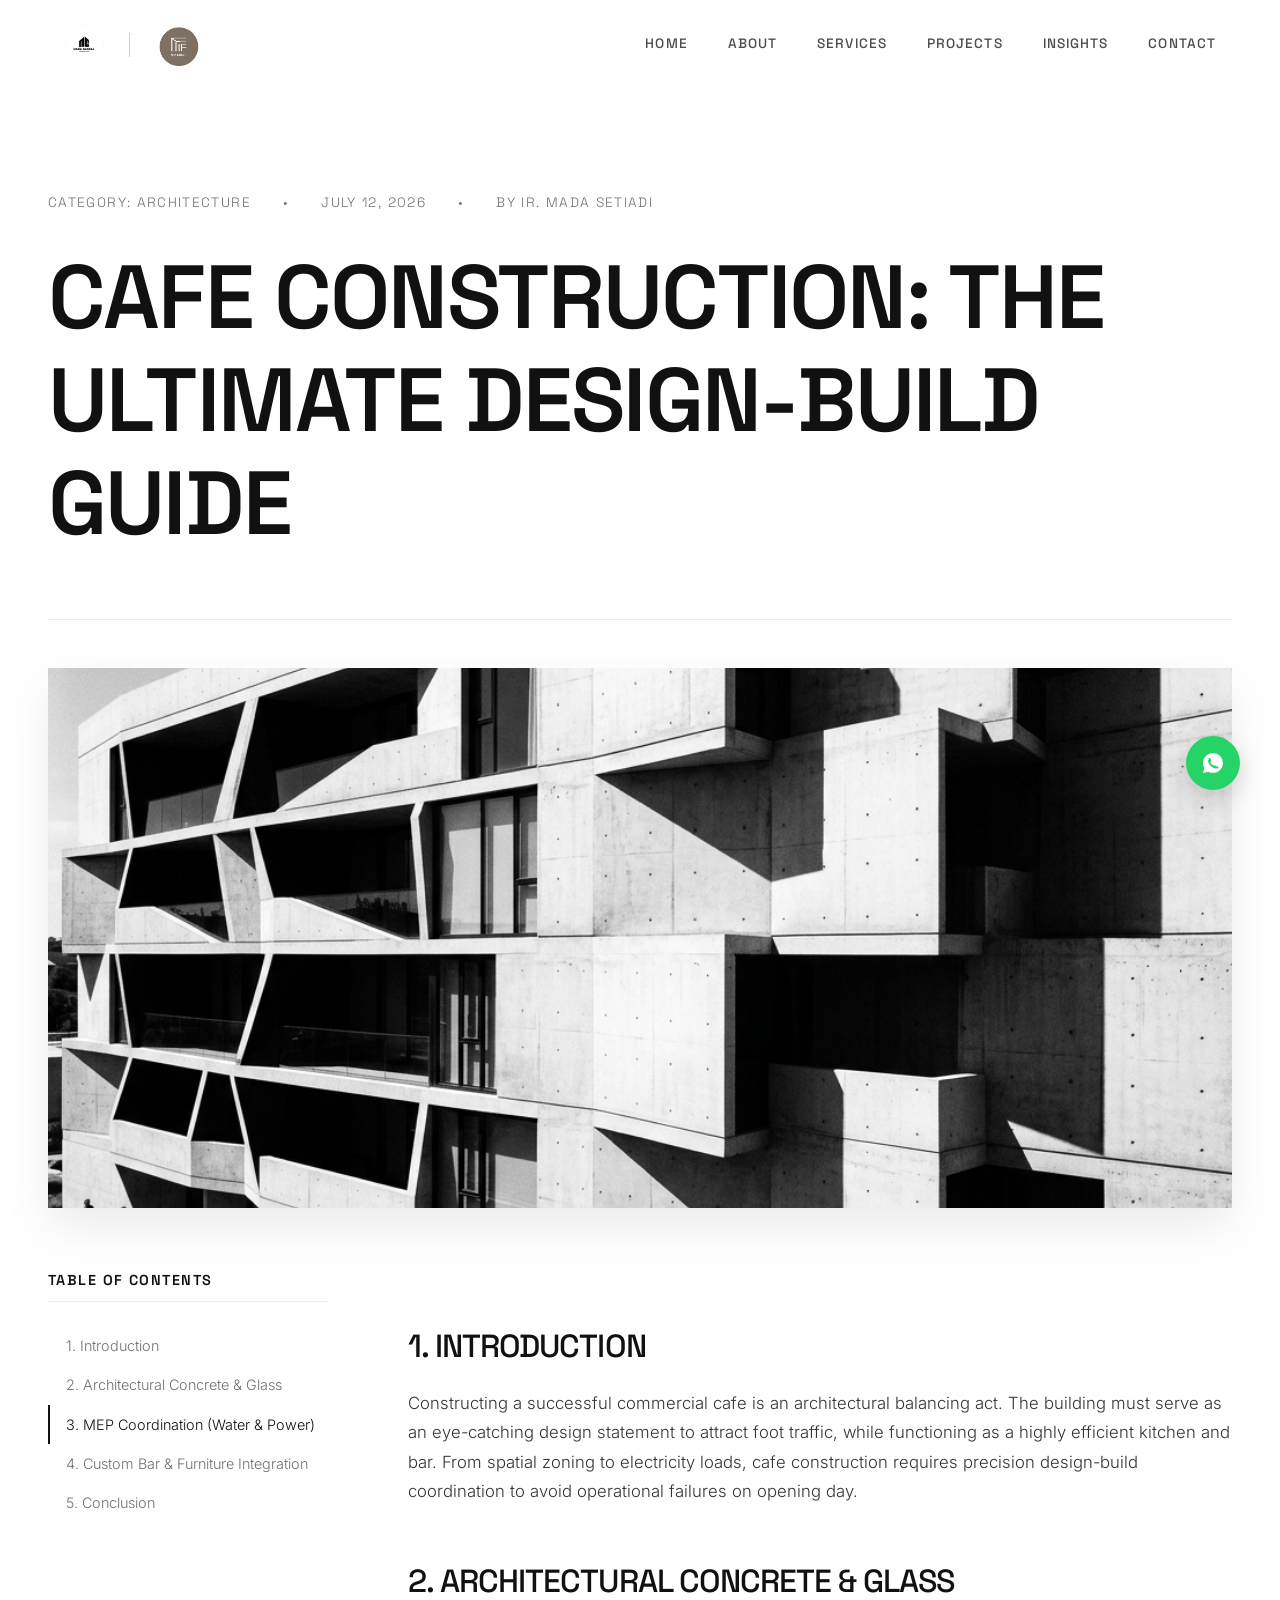
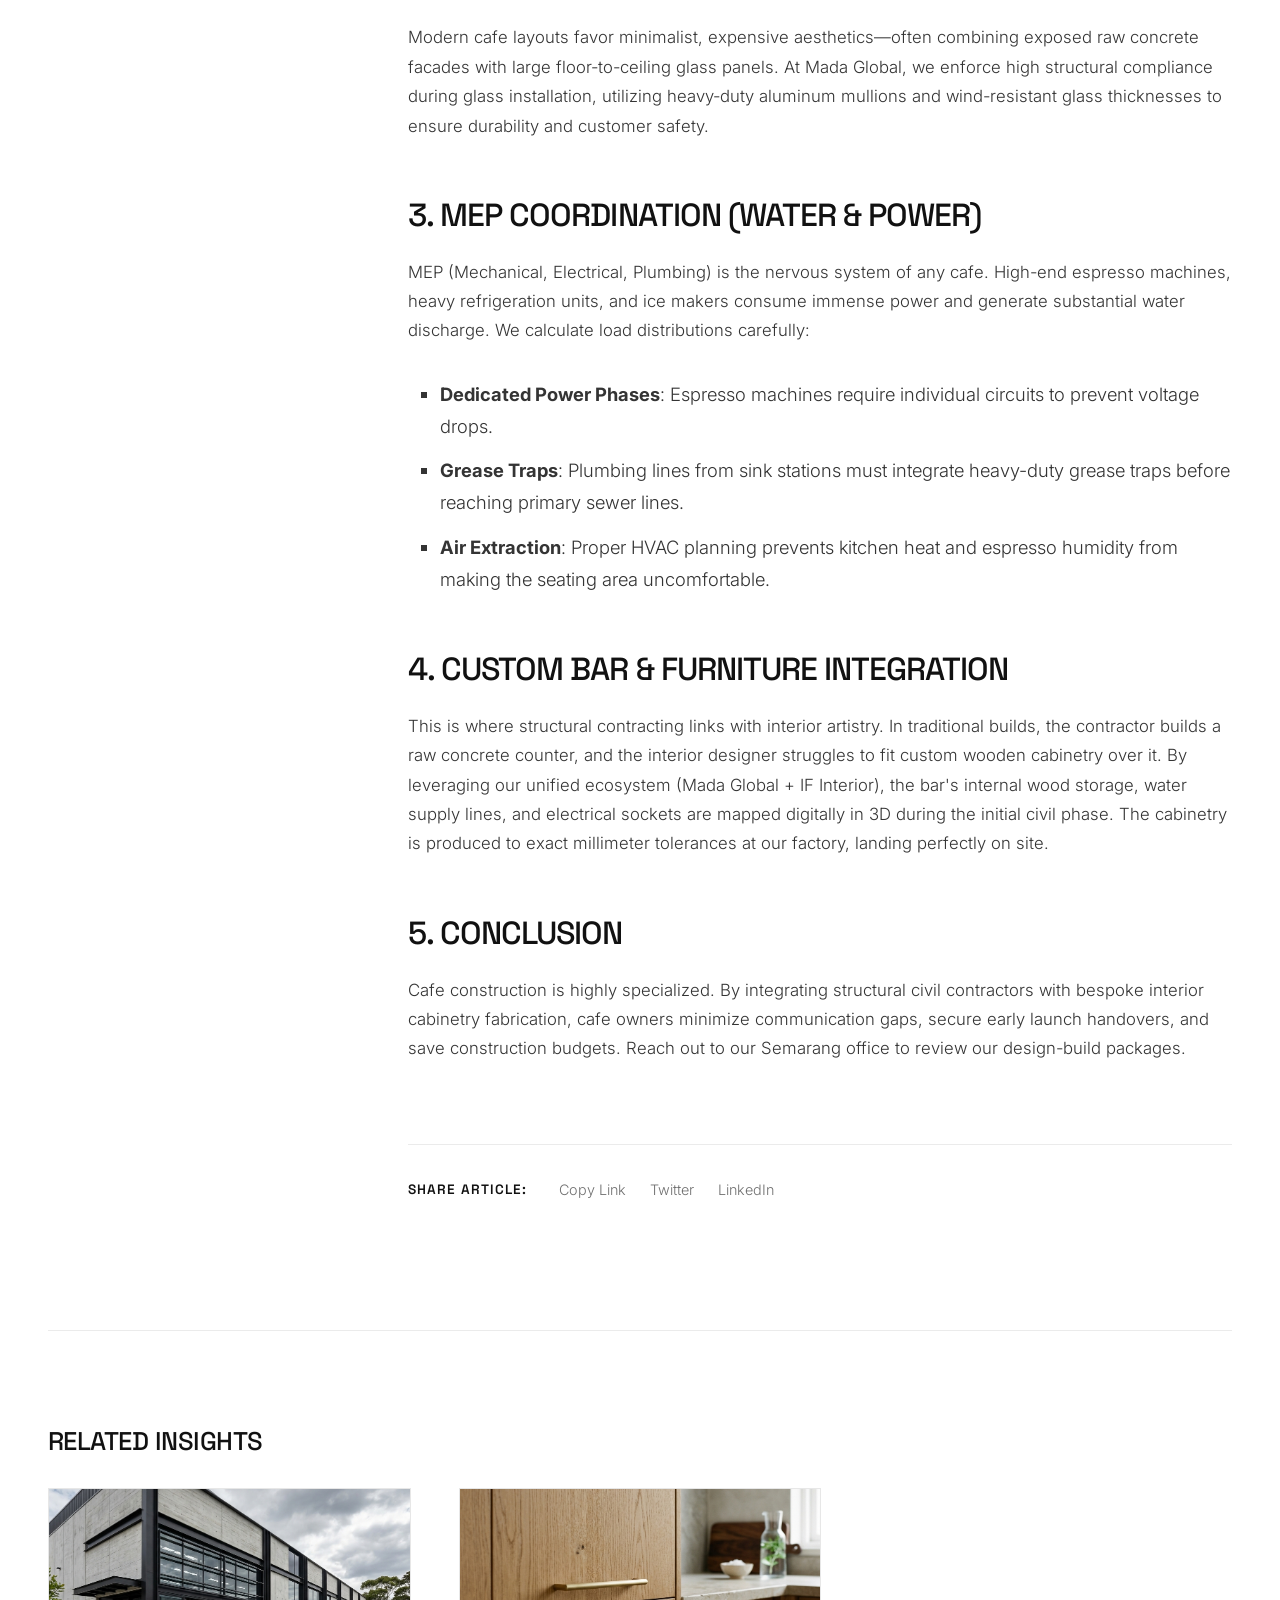
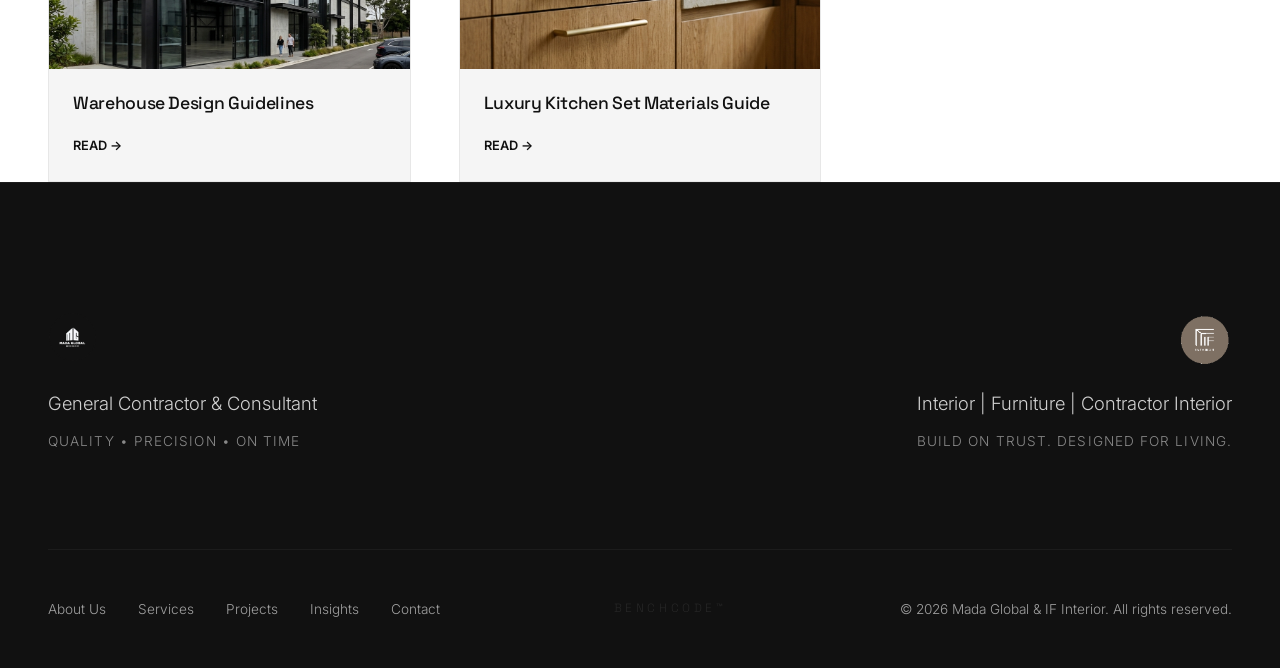
<file: blog/cafe-construction-guide.html>
<!DOCTYPE html>
<html lang="en">
<head>
  <meta charset="UTF-8">
  <meta name="viewport" content="width=device-width, initial-scale=1.0">
  <title>Cafe Construction: The Ultimate Design-Build Guide | Mada Global Construction</title>
  
  <!-- SEO Meta Tags -->
  <meta name="description" content="A comprehensive guide to constructing modern cafe buildings. Learn about concrete architectural design, MEP placement, and seating flow planning.">
  <meta name="keywords" content="Cafe Contractor, Cafe Construction Guide, Commercial Building Tips, Design and Build Cafe, MEP Coordination Cafe, Restaurant Renovation">
  <link rel="canonical" href="http://localhost:8080/blog/cafe-construction-guide.html">

  <!-- Open Graph -->
  <meta property="og:type" content="article">
  <meta property="og:url" content="http://localhost:8080/blog/cafe-construction-guide.html">
  <meta property="og:title" content="Cafe Construction: The Ultimate Design-Build Guide">
  <meta property="og:description" content="Expert guidelines for commercial cafe building, MEP layout, and structures.">
  <meta property="og:image" content="../assets/images/hero_construction.png">

  <!-- Favicon -->
  <link rel="icon" type="image/png" href="../assets/images/logo_if_interior.png">

  <!-- Stylesheets -->
  <link rel="stylesheet" href="../assets/css/style.css">

  <!-- BlogPosting JSON-LD Schema -->
  <script type="application/ld+json">
  {
    "@context": "https://schema.org",
    "@type": "BlogPosting",
    "mainEntityOfPage": {
      "@type": "WebPage",
      "@id": "http://localhost:8080/blog/cafe-construction-guide.html"
    },
    "headline": "Cafe Construction: The Ultimate Design-Build Guide",
    "description": "A comprehensive guide to constructing modern cafe buildings. Learn about concrete architectural design, MEP placement, and seating flow planning.",
    "image": "http://localhost:8080/assets/images/hero_construction.png",
    "author": {
      "@type": "Person",
      "name": "Ir. Mada Setiadi"
    },
    "publisher": {
      "@type": "Organization",
      "name": "Mada Global Construction",
      "logo": {
        "@type": "ImageObject",
        "url": "http://localhost:8080/assets/images/logo_mada_global.png"
      }
    },
    "datePublished": "2026-07-12",
    "dateModified": "2026-07-18"
  }
  </script>
</head>
<body class="theme-construction">

  <!-- HEADER NAVIGATION -->
  <header class="site-header scrolled">
    <div class="nav-container">
      <a href="../index.html" class="brand-wrapper" aria-label="Mada Global & IF Interior Home">
        <img src="../assets/images/logo_mada_global.png" class="nav-logo mada-logo" alt="Mada Global Logo">
        <div class="brand-separator" role="separator"></div>
        <img src="../assets/images/logo_if_interior.png" class="nav-logo if-logo" alt="IF Interior Logo">
      </a>

      <nav class="main-nav" aria-label="Main Navigation">
        <a href="../index.html" class="nav-link">Home</a>
        <a href="../about.html" class="nav-link">About</a>
        <a href="../services.html" class="nav-link">Services</a>
        <a href="../projects.html" class="nav-link">Projects</a>
        <a href="../blog.html" class="nav-link active">Insights</a>
        <a href="../contact.html" class="nav-link">Contact</a>
      </nav>

      <button class="hamburger" aria-label="Toggle navigation menu" aria-expanded="false">
        <span></span>
        <span></span>
        <span></span>
      </button>
    </div>
  </header>

  <main>
    <article class="container">
      <header class="article-header">
        <div class="article-meta">
          <span>Category: Architecture</span>
          <span>•</span>
          <span>July 12, 2026</span>
          <span>•</span>
          <span>By Ir. Mada Setiadi</span>
        </div>
        <h1>Cafe Construction: The Ultimate Design-Build Guide</h1>
      </header>

      <img src="../assets/images/hero_construction.png" alt="Minimalist concrete cafe building facade" class="article-hero-img">

      <div class="article-layout">
        <!-- Sidebar Navigation (TOC) -->
        <aside class="article-sidebar">
          <h4 class="toc-title">Table of Contents</h4>
          <nav aria-label="Table of contents">
            <ul class="toc-list">
              <li><a href="#introduction" class="toc-link active">1. Introduction</a></li>
              <li><a href="#structural-facade" class="toc-link">2. Architectural Concrete &amp; Glass</a></li>
              <li><a href="#mep-planning" class="toc-link">3. MEP Coordination (Water &amp; Power)</a></li>
              <li><a href="#interior-synergy" class="toc-link">4. Custom Bar &amp; Furniture Integration</a></li>
              <li><a href="#conclusion" class="toc-link">5. Conclusion</a></li>
            </ul>
          </nav>
        </aside>

        <!-- Body content -->
        <div class="article-body">
          <section id="introduction">
            <h2>1. Introduction</h2>
            <p>Constructing a successful commercial cafe is an architectural balancing act. The building must serve as an eye-catching design statement to attract foot traffic, while functioning as a highly efficient kitchen and bar. From spatial zoning to electricity loads, cafe construction requires precision design-build coordination to avoid operational failures on opening day.</p>
          </section>

          <section id="structural-facade">
            <h2>2. Architectural Concrete &amp; Glass</h2>
            <p>Modern cafe layouts favor minimalist, expensive aesthetics—often combining exposed raw concrete facades with large floor-to-ceiling glass panels. At Mada Global, we enforce high structural compliance during glass installation, utilizing heavy-duty aluminum mullions and wind-resistant glass thicknesses to ensure durability and customer safety.</p>
          </section>

          <section id="mep-planning">
            <h2>3. MEP Coordination (Water &amp; Power)</h2>
            <p>MEP (Mechanical, Electrical, Plumbing) is the nervous system of any cafe. High-end espresso machines, heavy refrigeration units, and ice makers consume immense power and generate substantial water discharge. We calculate load distributions carefully:
            </p>
            <ul>
              <li><strong>Dedicated Power Phases</strong>: Espresso machines require individual circuits to prevent voltage drops.</li>
              <li><strong>Grease Traps</strong>: Plumbing lines from sink stations must integrate heavy-duty grease traps before reaching primary sewer lines.</li>
              <li><strong>Air Extraction</strong>: Proper HVAC planning prevents kitchen heat and espresso humidity from making the seating area uncomfortable.</li>
            </ul>
          </section>

          <section id="interior-synergy">
            <h2>4. Custom Bar &amp; Furniture Integration</h2>
            <p>This is where structural contracting links with interior artistry. In traditional builds, the contractor builds a raw concrete counter, and the interior designer struggles to fit custom wooden cabinetry over it. By leveraging our unified ecosystem (Mada Global + IF Interior), the bar's internal wood storage, water supply lines, and electrical sockets are mapped digitally in 3D during the initial civil phase. The cabinetry is produced to exact millimeter tolerances at our factory, landing perfectly on site.</p>
          </section>

          <section id="conclusion">
            <h2>5. Conclusion</h2>
            <p>Cafe construction is highly specialized. By integrating structural civil contractors with bespoke interior cabinetry fabrication, cafe owners minimize communication gaps, secure early launch handovers, and save construction budgets. Reach out to our Semarang office to review our design-build packages.</p>
          </section>

          <!-- Share buttons -->
          <div class="article-share">
            <span class="share-title">Share Article:</span>
            <div class="share-links">
              <a href="#" class="share-btn" onclick="alert('Link copied to clipboard!')">Copy Link</a>
              <a href="https://twitter.com" target="_blank" class="share-btn">Twitter</a>
              <a href="https://linkedin.com" target="_blank" class="share-btn">LinkedIn</a>
            </div>
          </div>
        </div>
      </div>

      <!-- RELATED ARTICLES SECTION -->
      <div class="related-articles">
        <h3 style="margin-bottom: 2rem;">Related Insights</h3>
        <div class="grid-3" style="margin-top: 2rem;">
          <div class="blog-card" style="box-shadow: none; border-color: rgba(0,0,0,0.06);">
            <a href="warehouse-design-ideas.html" class="blog-img-link" style="height:180px;">
              <img src="../assets/images/project_warehouse.png" alt="Warehouse building" loading="lazy">
            </a>
            <div class="blog-card-content" style="padding:1.5rem;">
              <h4 style="font-size:1.1rem; line-height:1.2; margin-bottom: 1rem;"><a href="warehouse-design-ideas.html">Warehouse Design Guidelines</a></h4>
              <a href="warehouse-design-ideas.html" style="font-size:0.8rem; font-weight:600; text-transform:uppercase;">Read →</a>
            </div>
          </div>

          <div class="blog-card" style="box-shadow: none; border-color: rgba(0,0,0,0.06);">
            <a href="kitchen-set-guide.html" class="blog-img-link" style="height:180px;">
              <img src="../assets/images/project_furniture.png" alt="Kitchen cabinetry" loading="lazy">
            </a>
            <div class="blog-card-content" style="padding:1.5rem;">
              <h4 style="font-size:1.1rem; line-height:1.2; margin-bottom: 1rem;"><a href="kitchen-set-guide.html">Luxury Kitchen Set Materials Guide</a></h4>
              <a href="kitchen-set-guide.html" style="font-size:0.8rem; font-weight:600; text-transform:uppercase;">Read →</a>
            </div>
          </div>
        </div>
      </div>
    </article>
  </main>

  <!-- STICKY WIDGETS -->
  <div class="sticky-widgets">
    <a href="https://wa.me/6281234567890" target="_blank" class="widget-btn widget-whatsapp" aria-label="Contact us on WhatsApp">
      <svg style="width:24px;height:24px;fill:currentColor" viewBox="0 0 24 24">
        <path d="M12.012 2c-5.506 0-9.989 4.478-9.99 9.984a9.96 9.96 0 0 0 1.333 4.982L2 22l5.202-1.362a9.92 9.92 0 0 0 4.81 1.233h.005c5.505 0 9.99-4.479 9.991-9.985a9.97 9.97 0 0 0-9.996-9.886zm5.727 14.13c-.25.703-1.442 1.285-1.992 1.353-.497.062-1.147.106-3.328-.795-2.788-1.153-4.577-3.99-4.717-4.178-.14-.188-1.127-1.498-1.127-2.859 0-1.361.713-2.029.966-2.29.253-.26.554-.326.74-.326l.53.01c.159.008.375-.062.585.441.218.524.744 1.815.808 1.947.065.133.109.288.02.464-.088.177-.132.288-.264.442-.132.155-.278.346-.396.464-.132.133-.27.278-.116.541.154.265.684 1.124 1.464 1.819.999.89 1.841 1.166 2.106 1.299.265.132.418.109.574-.07.156-.18 0-.773-.414-1.303-.133-.18-.288-.133-.486-.062-.198.071-1.258.52-1.41.58-.153.06-.255.088-.415.01-.16-.08-1.21-.497-2.3-1.472-.852-.76-1.427-1.7-1.593-1.987-.167-.288-.018-.444.125-.584.129-.126.287-.332.43-.498.143-.166.19-.282.285-.47.095-.188.048-.354-.024-.498-.071-.144-.585-1.41-.8-1.928-.21-.502-.442-.433-.605-.441l-.515-.01c-.177 0-.465.066-.708.326a2.76 2.76 0 0 0-.867 2.054c0 1.282.932 2.522 1.062 2.7l.03.042z"/>
      </svg>
    </a>
    <div class="widget-btn widget-top" aria-label="Scroll back to top">↑</div>
  </div>

  <!-- FOOTER -->
  <footer class="site-footer">
    <div class="container">
      <div class="footer-top">
        <div class="footer-brand">
          <img src="../assets/images/logo_mada_global.png" class="footer-logo" style="filter:invert(1)" alt="Mada Global Logo">
          <p class="footer-tagline">General Contractor & Consultant</p>
          <p class="footer-subtagline">Quality • Precision • On Time</p>
        </div>

        <div class="footer-brand right-brand">
          <img src="../assets/images/logo_if_interior.png" class="footer-logo" alt="IF Interior Logo">
          <p class="footer-tagline">Interior | Furniture | Contractor Interior</p>
          <p class="footer-subtagline">Build on Trust. Designed for Living.</p>
        </div>
      </div>

      <div class="footer-bottom">
        <div class="footer-links">
          <a href="../about.html">About Us</a>
          <a href="../services.html">Services</a>
          <a href="../projects.html">Projects</a>
          <a href="../blog.html">Insights</a>
          <a href="../contact.html">Contact</a>
        </div>

        <!-- Faint center watermark watermark requested by user -->
        <div class="footer-watermark">BenchCode™</div>

        <div>
          &copy; 2026 Mada Global & IF Interior. All rights reserved.
        </div>
      </div>
    </div>
  </footer>

  <!-- Scripts -->
  <script src="../assets/js/main.js"></script>
  <script>
    // Table of contents active link scroll spy
    window.addEventListener('DOMContentLoaded', () => {
      const observer = new IntersectionObserver(entries => {
        entries.forEach(entry => {
          const id = entry.target.getAttribute('id');
          if (entry.isIntersecting) {
            document.querySelectorAll('.toc-link').forEach(link => {
              link.classList.remove('active');
            });
            const activeLink = document.querySelector(`.toc-link[href="#${id}"]`);
            if (activeLink) activeLink.classList.add('active');
          }
        });
      }, {
        rootMargin: '-20% 0px -60% 0px'
      });

      document.querySelectorAll('.article-body section').forEach(section => {
        observer.observe(section);
      });
    });
  </script>
</body>
</html>
</file>
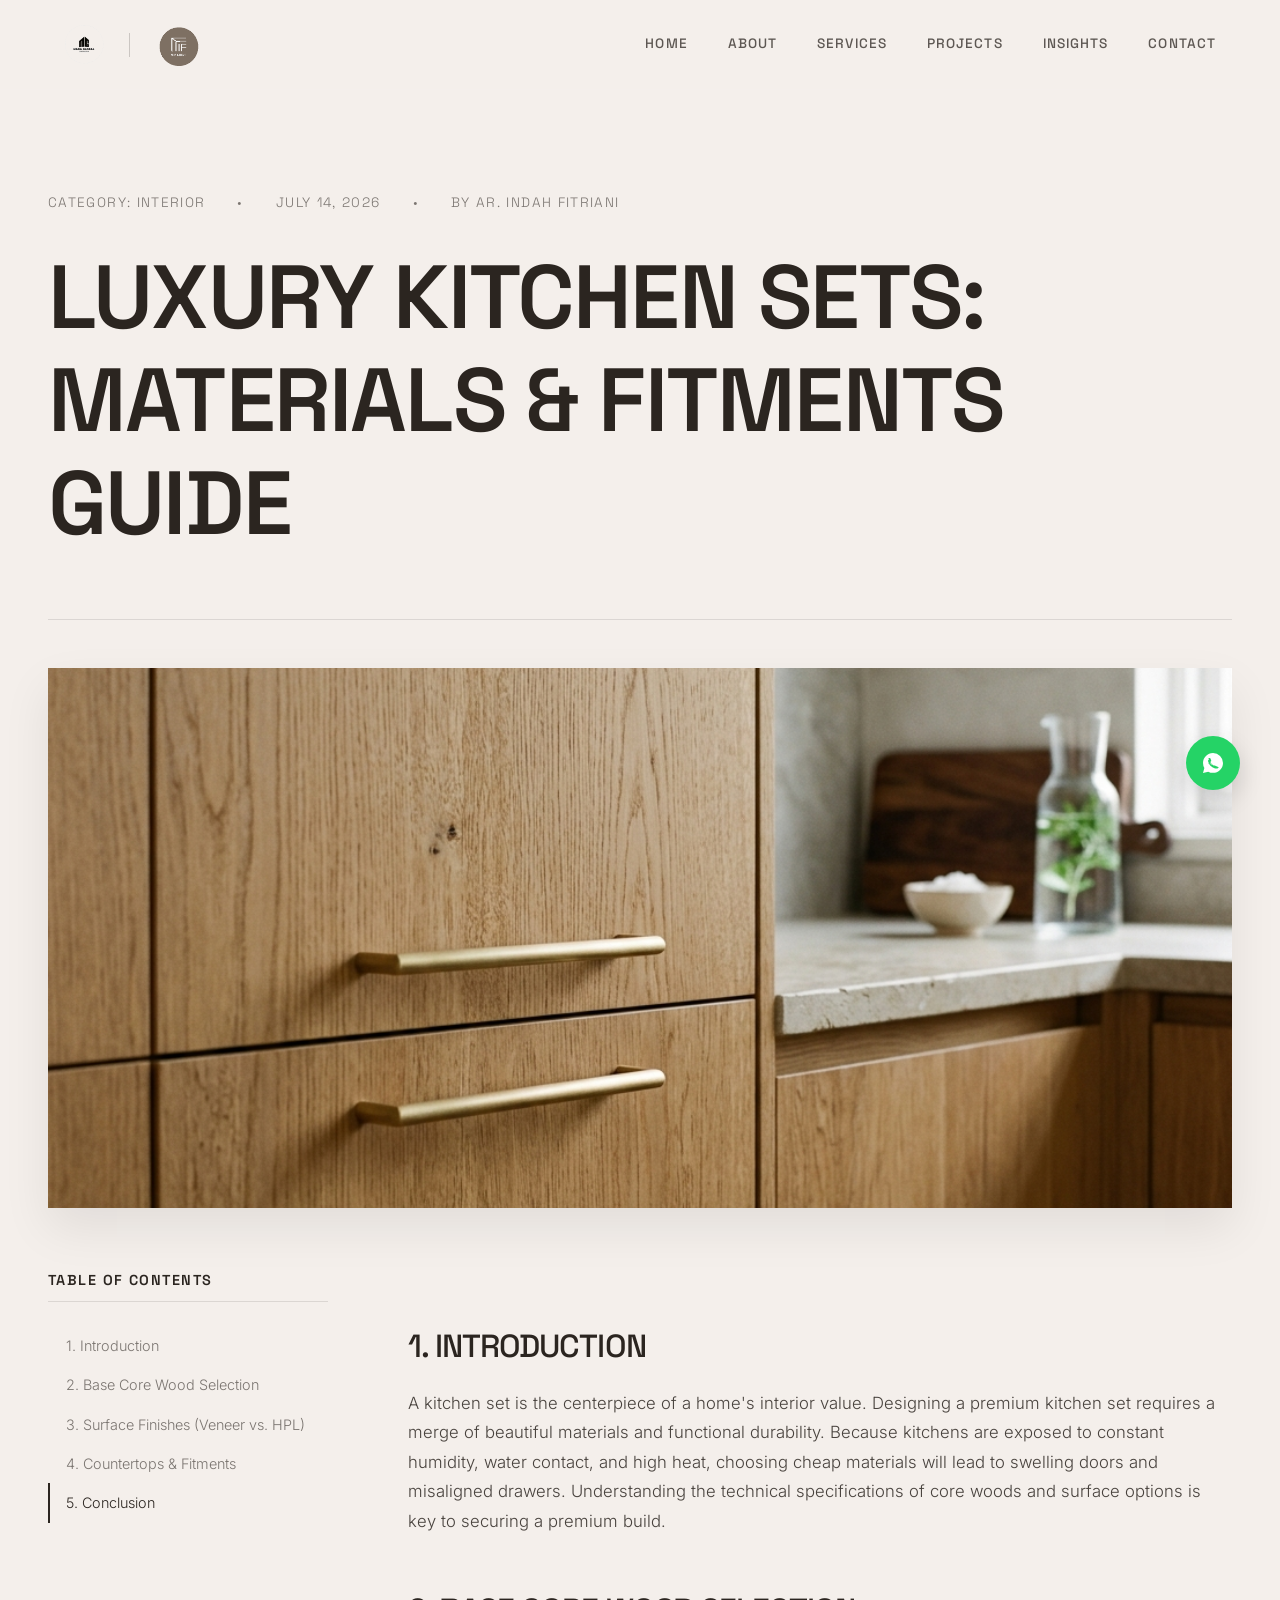
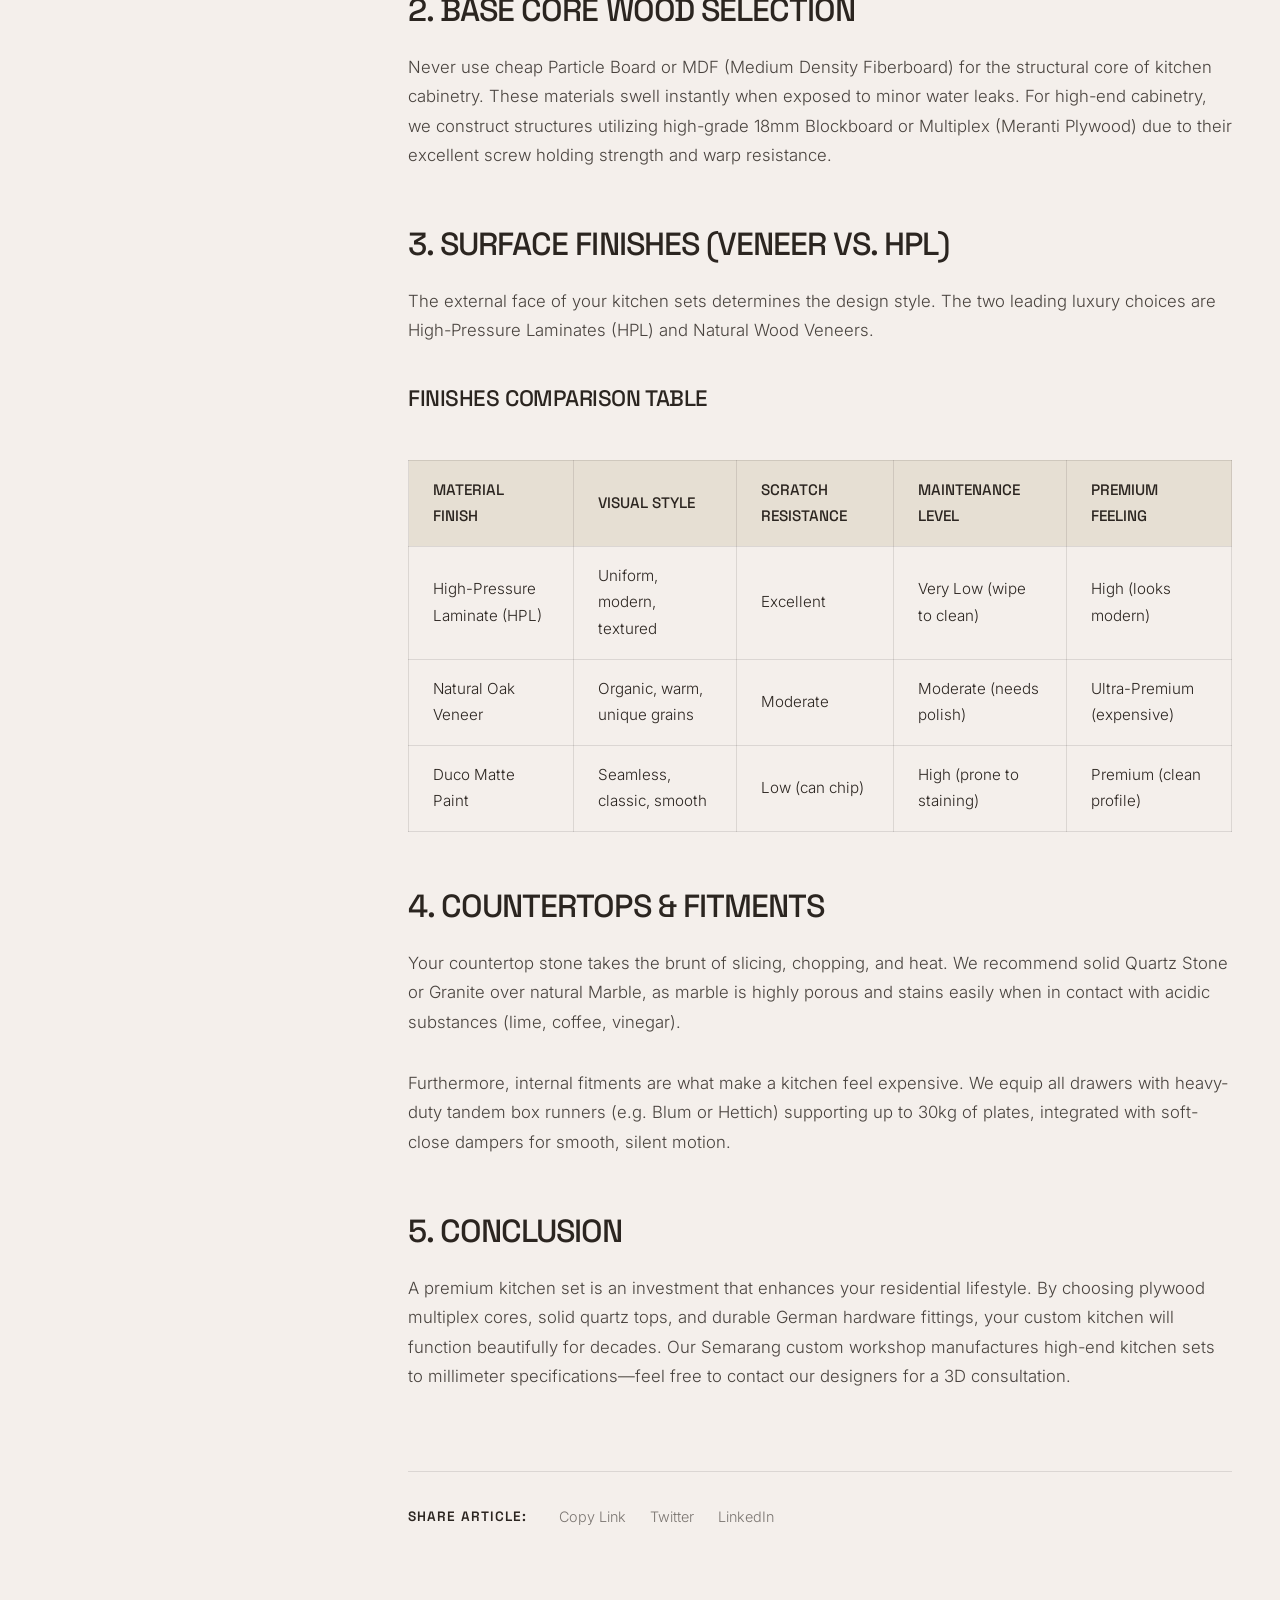
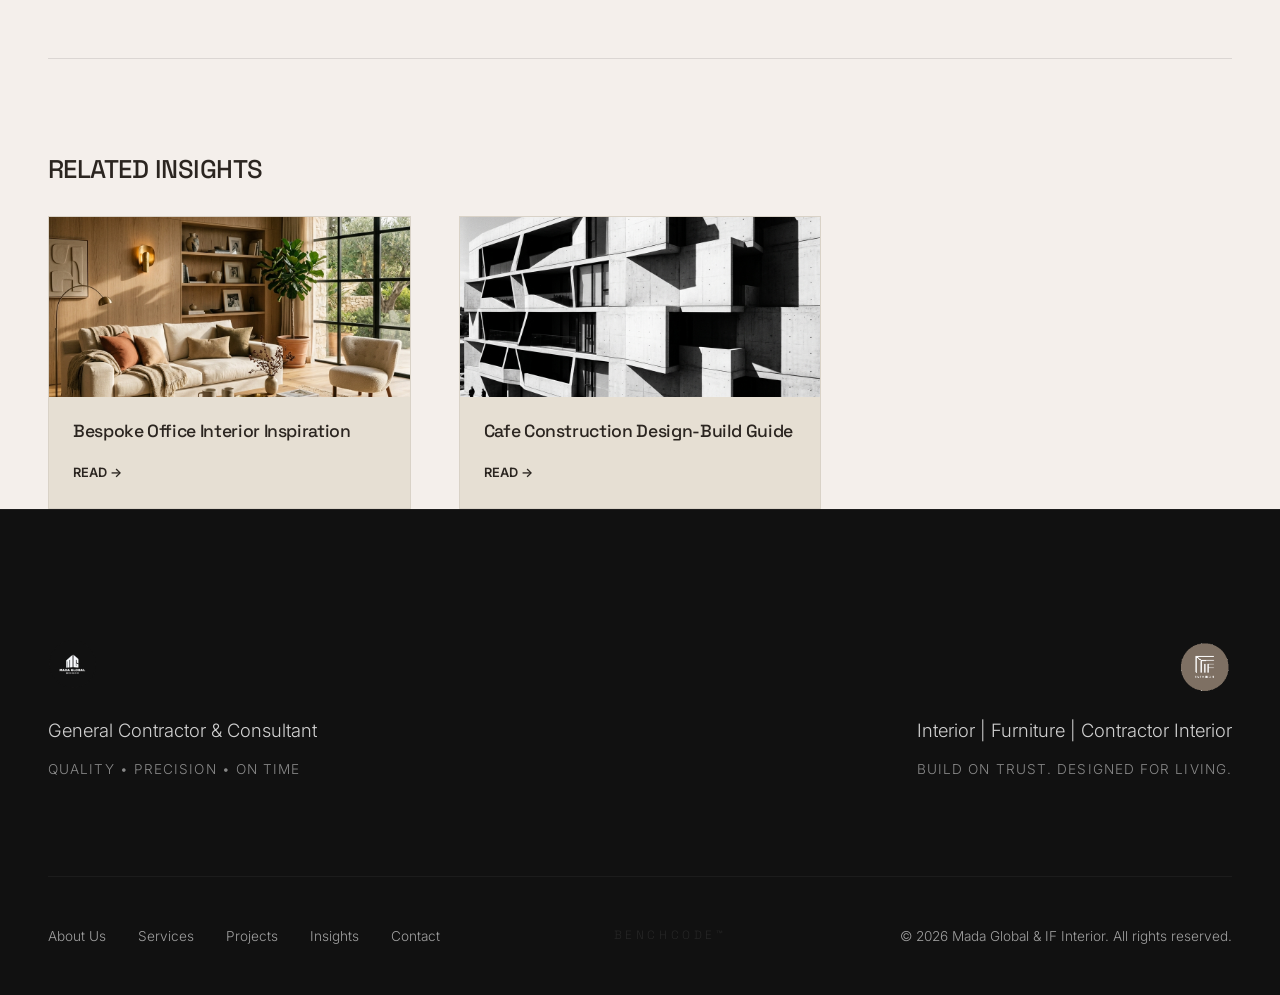
<file: blog/kitchen-set-guide.html>
<!DOCTYPE html>
<html lang="en">
<head>
  <meta charset="UTF-8">
  <meta name="viewport" content="width=device-width, initial-scale=1.0">
  <title>Luxury Kitchen Sets: Materials &amp; Fitments Guide | IF Interior Project Insights</title>
  
  <!-- SEO Meta Tags -->
  <meta name="description" content="An expert guide to designing luxury kitchen sets. Compare solid wood, plywood veneers, HPL laminates, quartz countertops, and soft-close cabinet hardware.">
  <meta name="keywords" content="Kitchen Set Guide, Custom Furniture Materials, Luxury Kitchen Set, Plywood vs HPL, Blum Hardware Cabinet, Interior Design Indonesia">
  <link rel="canonical" href="http://localhost:8080/blog/kitchen-set-guide.html">

  <!-- Open Graph -->
  <meta property="og:type" content="article">
  <meta property="og:url" content="http://localhost:8080/blog/kitchen-set-guide.html">
  <meta property="og:title" content="Luxury Kitchen Sets: Materials &amp; Fitments Guide">
  <meta property="og:description" content="Expert tips on choosing kitchen set materials, stone countertops, and cabinet hardware.">
  <meta property="og:image" content="../assets/images/project_furniture.png">

  <!-- Favicon -->
  <link rel="icon" type="image/png" href="../assets/images/logo_if_interior.png">

  <!-- Stylesheets -->
  <link rel="stylesheet" href="../assets/css/style.css">

  <!-- BlogPosting JSON-LD Schema -->
  <script type="application/ld+json">
  {
    "@context": "https://schema.org",
    "@type": "BlogPosting",
    "mainEntityOfPage": {
      "@type": "WebPage",
      "@id": "http://localhost:8080/blog/kitchen-set-guide.html"
    },
    "headline": "Luxury Kitchen Sets: Materials & Fitments Guide",
    "description": "An expert guide to designing luxury kitchen sets. Compare solid wood, plywood veneers, HPL laminates, quartz countertops, and soft-close cabinet hardware.",
    "image": "http://localhost:8080/assets/images/project_furniture.png",
    "author": {
      "@type": "Person",
      "name": "Ar. Indah Fitriani"
    },
    "publisher": {
      "@type": "Organization",
      "name": "IF Interior Project",
      "logo": {
        "@type": "ImageObject",
        "url": "http://localhost:8080/assets/images/logo_if_interior.png"
      }
    },
    "datePublished": "2026-07-14",
    "dateModified": "2026-07-18"
  }
  </script>
</head>
<body class="theme-interior">

  <!-- HEADER NAVIGATION -->
  <header class="site-header scrolled">
    <div class="nav-container">
      <a href="../index.html" class="brand-wrapper" aria-label="Mada Global & IF Interior Home">
        <img src="../assets/images/logo_mada_global.png" class="nav-logo mada-logo" alt="Mada Global Logo">
        <div class="brand-separator" role="separator"></div>
        <img src="../assets/images/logo_if_interior.png" class="nav-logo if-logo" alt="IF Interior Logo">
      </a>

      <nav class="main-nav" aria-label="Main Navigation">
        <a href="../index.html" class="nav-link">Home</a>
        <a href="../about.html" class="nav-link">About</a>
        <a href="../services.html" class="nav-link">Services</a>
        <a href="../projects.html" class="nav-link">Projects</a>
        <a href="../blog.html" class="nav-link active">Insights</a>
        <a href="../contact.html" class="nav-link">Contact</a>
      </nav>

      <button class="hamburger" aria-label="Toggle navigation menu" aria-expanded="false">
        <span></span>
        <span></span>
        <span></span>
      </button>
    </div>
  </header>

  <main>
    <article class="container">
      <header class="article-header">
        <div class="article-meta">
          <span>Category: Interior</span>
          <span>•</span>
          <span>July 14, 2026</span>
          <span>•</span>
          <span>By Ar. Indah Fitriani</span>
        </div>
        <h1>Luxury Kitchen Sets: Materials &amp; Fitments Guide</h1>
      </header>

      <img src="../assets/images/project_furniture.png" alt="Bespoke cabinetry wood finish close-up" class="article-hero-img">

      <div class="article-layout">
        <!-- Sidebar Navigation (TOC) -->
        <aside class="article-sidebar">
          <h4 class="toc-title">Table of Contents</h4>
          <nav aria-label="Table of contents">
            <ul class="toc-list">
              <li><a href="#introduction" class="toc-link active">1. Introduction</a></li>
              <li><a href="#base-wood" class="toc-link">2. Base Core Wood Selection</a></li>
              <li><a href="#surface-finish" class="toc-link">3. Surface Finishes (Veneer vs. HPL)</a></li>
              <li><a href="#countertop-stone" class="toc-link">4. Countertops &amp; Fitments</a></li>
              <li><a href="#conclusion" class="toc-link">5. Conclusion</a></li>
            </ul>
          </nav>
        </aside>

        <!-- Body content -->
        <div class="article-body">
          <section id="introduction">
            <h2>1. Introduction</h2>
            <p>A kitchen set is the centerpiece of a home's interior value. Designing a premium kitchen set requires a merge of beautiful materials and functional durability. Because kitchens are exposed to constant humidity, water contact, and high heat, choosing cheap materials will lead to swelling doors and misaligned drawers. Understanding the technical specifications of core woods and surface options is key to securing a premium build.</p>
          </section>

          <section id="base-wood">
            <h2>2. Base Core Wood Selection</h2>
            <p>Never use cheap Particle Board or MDF (Medium Density Fiberboard) for the structural core of kitchen cabinetry. These materials swell instantly when exposed to minor water leaks. For high-end cabinetry, we construct structures utilizing high-grade 18mm Blockboard or Multiplex (Meranti Plywood) due to their excellent screw holding strength and warp resistance.</p>
          </section>

          <section id="surface-finish">
            <h2>3. Surface Finishes (Veneer vs. HPL)</h2>
            <p>The external face of your kitchen sets determines the design style. The two leading luxury choices are High-Pressure Laminates (HPL) and Natural Wood Veneers.</p>
            
            <h3>Finishes Comparison Table</h3>
            <table>
              <thead>
                <tr>
                  <th>Material Finish</th>
                  <th>Visual Style</th>
                  <th>Scratch Resistance</th>
                  <th>Maintenance Level</th>
                  <th>Premium Feeling</th>
                </tr>
              </thead>
              <tbody>
                <tr>
                  <td>High-Pressure Laminate (HPL)</td>
                  <td>Uniform, modern, textured</td>
                  <td>Excellent</td>
                  <td>Very Low (wipe to clean)</td>
                  <td>High (looks modern)</td>
                </tr>
                <tr>
                  <td>Natural Oak Veneer</td>
                  <td>Organic, warm, unique grains</td>
                  <td>Moderate</td>
                  <td>Moderate (needs polish)</td>
                  <td>Ultra-Premium (expensive)</td>
                </tr>
                <tr>
                  <td>Duco Matte Paint</td>
                  <td>Seamless, classic, smooth</td>
                  <td>Low (can chip)</td>
                  <td>High (prone to staining)</td>
                  <td>Premium (clean profile)</td>
                </tr>
              </tbody>
            </table>
          </section>

          <section id="countertop-stone">
            <h2>4. Countertops &amp; Fitments</h2>
            <p>Your countertop stone takes the brunt of slicing, chopping, and heat. We recommend solid Quartz Stone or Granite over natural Marble, as marble is highly porous and stains easily when in contact with acidic substances (lime, coffee, vinegar). 
            </p>
            <p>Furthermore, internal fitments are what make a kitchen feel expensive. We equip all drawers with heavy-duty tandem box runners (e.g. Blum or Hettich) supporting up to 30kg of plates, integrated with soft-close dampers for smooth, silent motion.</p>
          </section>

          <section id="conclusion">
            <h2>5. Conclusion</h2>
            <p>A premium kitchen set is an investment that enhances your residential lifestyle. By choosing plywood multiplex cores, solid quartz tops, and durable German hardware fittings, your custom kitchen will function beautifully for decades. Our Semarang custom workshop manufactures high-end kitchen sets to millimeter specifications—feel free to contact our designers for a 3D consultation.</p>
          </section>

          <!-- Share buttons -->
          <div class="article-share">
            <span class="share-title">Share Article:</span>
            <div class="share-links">
              <a href="#" class="share-btn" onclick="alert('Link copied to clipboard!')">Copy Link</a>
              <a href="https://twitter.com" target="_blank" class="share-btn">Twitter</a>
              <a href="https://linkedin.com" target="_blank" class="share-btn">LinkedIn</a>
            </div>
          </div>
        </div>
      </div>

      <!-- RELATED ARTICLES SECTION -->
      <div class="related-articles">
        <h3 style="margin-bottom: 2rem;">Related Insights</h3>
        <div class="grid-3" style="margin-top: 2rem;">
          <div class="blog-card" style="box-shadow: none; border-color: rgba(0,0,0,0.06);">
            <a href="office-interior-inspiration.html" class="blog-img-link" style="height:180px;">
              <img src="../assets/images/hero_interior.png" alt="Office interior" loading="lazy">
            </a>
            <div class="blog-card-content" style="padding:1.5rem;">
              <h4 style="font-size:1.1rem; line-height:1.2; margin-bottom: 1rem;"><a href="office-interior-inspiration.html">Bespoke Office Interior Inspiration</a></h4>
              <a href="office-interior-inspiration.html" style="font-size:0.8rem; font-weight:600; text-transform:uppercase;">Read →</a>
            </div>
          </div>

          <div class="blog-card" style="box-shadow: none; border-color: rgba(0,0,0,0.06);">
            <a href="cafe-construction-guide.html" class="blog-img-link" style="height:180px;">
              <img src="../assets/images/hero_construction.png" alt="Cafe building" loading="lazy">
            </a>
            <div class="blog-card-content" style="padding:1.5rem;">
              <h4 style="font-size:1.1rem; line-height:1.2; margin-bottom: 1rem;"><a href="cafe-construction-guide.html">Cafe Construction Design-Build Guide</a></h4>
              <a href="cafe-construction-guide.html" style="font-size:0.8rem; font-weight:600; text-transform:uppercase;">Read →</a>
            </div>
          </div>
        </div>
      </div>
    </article>
  </main>

  <!-- STICKY WIDGETS -->
  <div class="sticky-widgets">
    <a href="https://wa.me/6281234567890" target="_blank" class="widget-btn widget-whatsapp" aria-label="Contact us on WhatsApp">
      <svg style="width:24px;height:24px;fill:currentColor" viewBox="0 0 24 24">
        <path d="M12.012 2c-5.506 0-9.989 4.478-9.99 9.984a9.96 9.96 0 0 0 1.333 4.982L2 22l5.202-1.362a9.92 9.92 0 0 0 4.81 1.233h.005c5.505 0 9.99-4.479 9.991-9.985a9.97 9.97 0 0 0-9.996-9.886zm5.727 14.13c-.25.703-1.442 1.285-1.992 1.353-.497.062-1.147.106-3.328-.795-2.788-1.153-4.577-3.99-4.717-4.178-.14-.188-1.127-1.498-1.127-2.859 0-1.361.713-2.029.966-2.29.253-.26.554-.326.74-.326l.53.01c.159.008.375-.062.585.441.218.524.744 1.815.808 1.947.065.133.109.288.02.464-.088.177-.132.288-.264.442-.132.155-.278.346-.396.464-.132.133-.27.278-.116.541.154.265.684 1.124 1.464 1.819.999.89 1.841 1.166 2.106 1.299.265.132.418.109.574-.07.156-.18 0-.773-.414-1.303-.133-.18-.288-.133-.486-.062-.198.071-1.258.52-1.41.58-.153.06-.255.088-.415.01-.16-.08-1.21-.497-2.3-1.472-.852-.76-1.427-1.7-1.593-1.987-.167-.288-.018-.444.125-.584.129-.126.287-.332.43-.498.143-.166.19-.282.285-.47.095-.188.048-.354-.024-.498-.071-.144-.585-1.41-.8-1.928-.21-.502-.442-.433-.605-.441l-.515-.01c-.177 0-.465.066-.708.326a2.76 2.76 0 0 0-.867 2.054c0 1.282.932 2.522 1.062 2.7l.03.042z"/>
      </svg>
    </a>
    <div class="widget-btn widget-top" aria-label="Scroll back to top">↑</div>
  </div>

  <!-- FOOTER -->
  <footer class="site-footer">
    <div class="container">
      <div class="footer-top">
        <div class="footer-brand">
          <img src="../assets/images/logo_mada_global.png" class="footer-logo" style="filter:invert(1)" alt="Mada Global Logo">
          <p class="footer-tagline">General Contractor & Consultant</p>
          <p class="footer-subtagline">Quality • Precision • On Time</p>
        </div>

        <div class="footer-brand right-brand">
          <img src="../assets/images/logo_if_interior.png" class="footer-logo" alt="IF Interior Logo">
          <p class="footer-tagline">Interior | Furniture | Contractor Interior</p>
          <p class="footer-subtagline">Build on Trust. Designed for Living.</p>
        </div>
      </div>

      <div class="footer-bottom">
        <div class="footer-links">
          <a href="../about.html">About Us</a>
          <a href="../services.html">Services</a>
          <a href="../projects.html">Projects</a>
          <a href="../blog.html">Insights</a>
          <a href="../contact.html">Contact</a>
        </div>

        <!-- Faint center watermark watermark requested by user -->
        <div class="footer-watermark">BenchCode™</div>

        <div>
          &copy; 2026 Mada Global & IF Interior. All rights reserved.
        </div>
      </div>
    </div>
  </footer>

  <!-- Scripts -->
  <script src="../assets/js/main.js"></script>
  <script>
    // Table of contents active link scroll spy
    window.addEventListener('DOMContentLoaded', () => {
      const observer = new IntersectionObserver(entries => {
        entries.forEach(entry => {
          const id = entry.target.getAttribute('id');
          if (entry.isIntersecting) {
            document.querySelectorAll('.toc-link').forEach(link => {
              link.classList.remove('active');
            });
            const activeLink = document.querySelector(`.toc-link[href="#${id}"]`);
            if (activeLink) activeLink.classList.add('active');
          }
        });
      }, {
        rootMargin: '-20% 0px -60% 0px'
      });

      document.querySelectorAll('.article-body section').forEach(section => {
        observer.observe(section);
      });
    });
  </script>
</body>
</html>
</file>
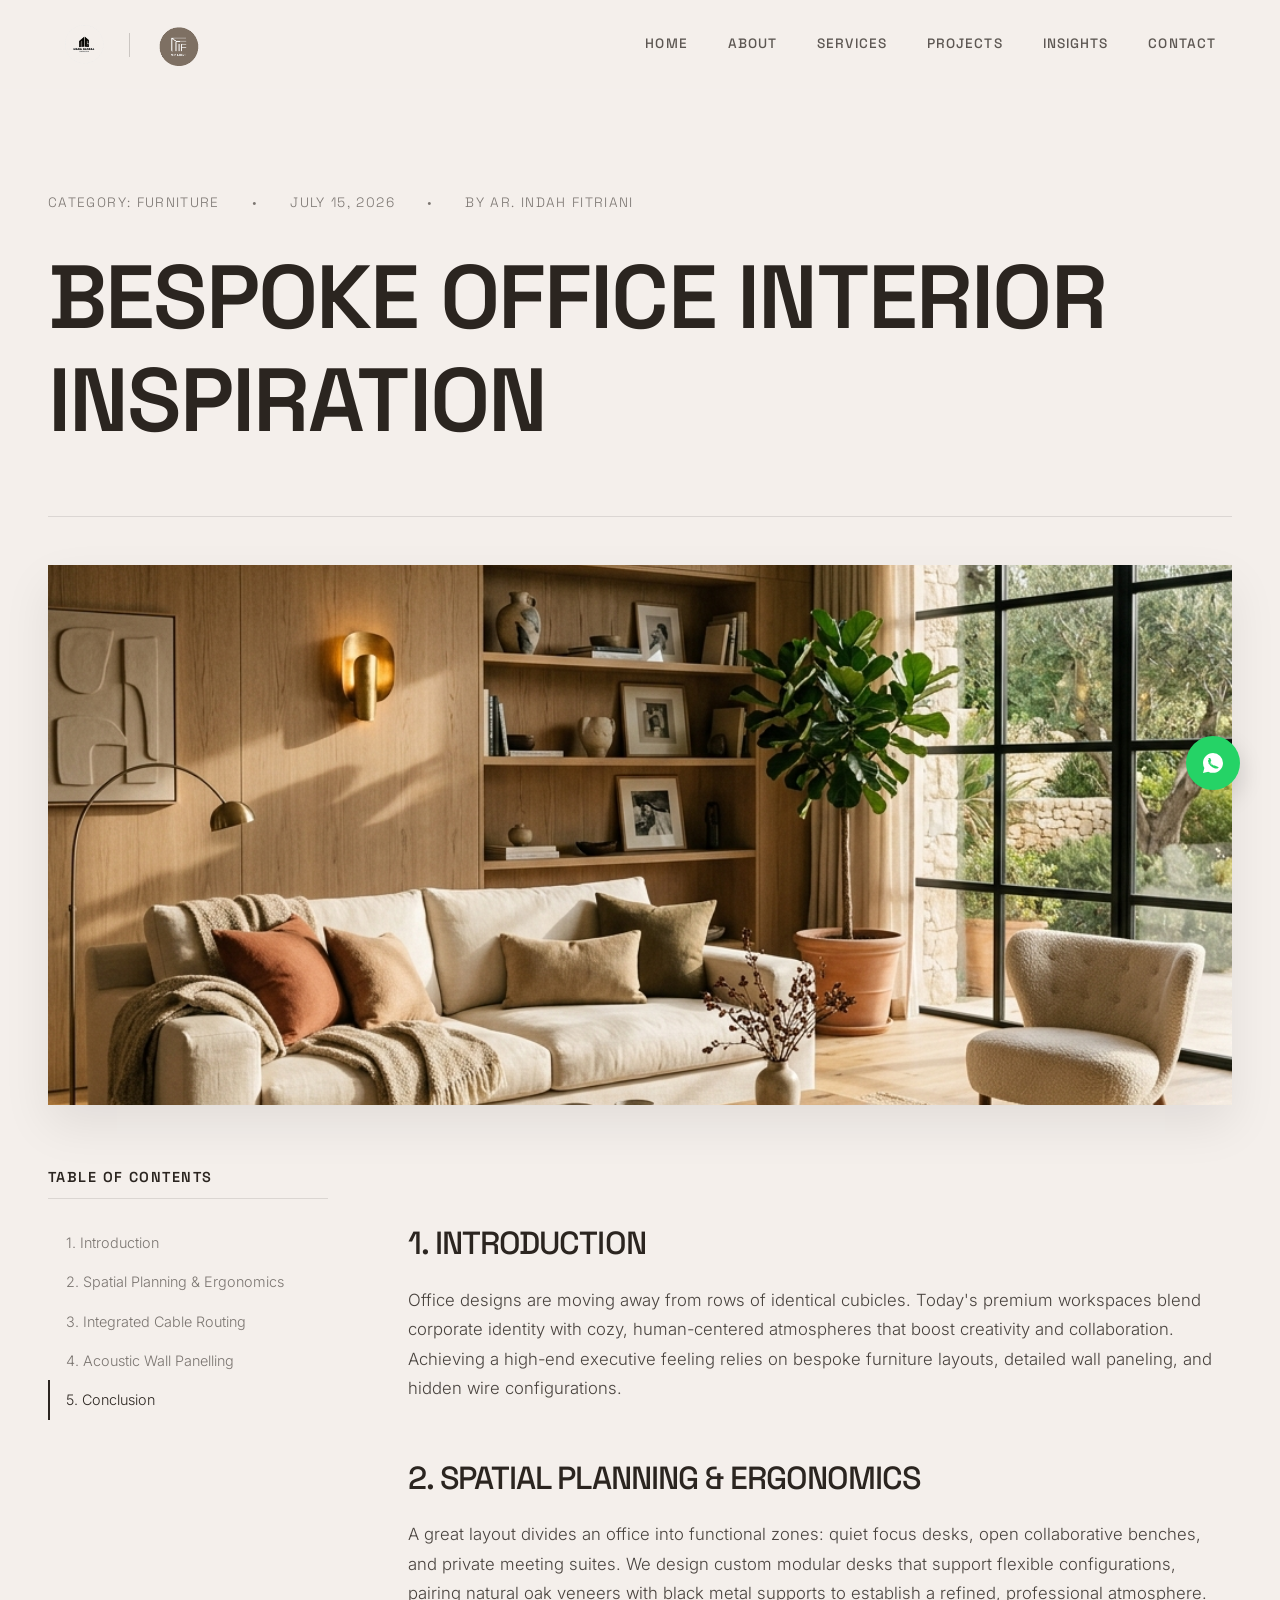
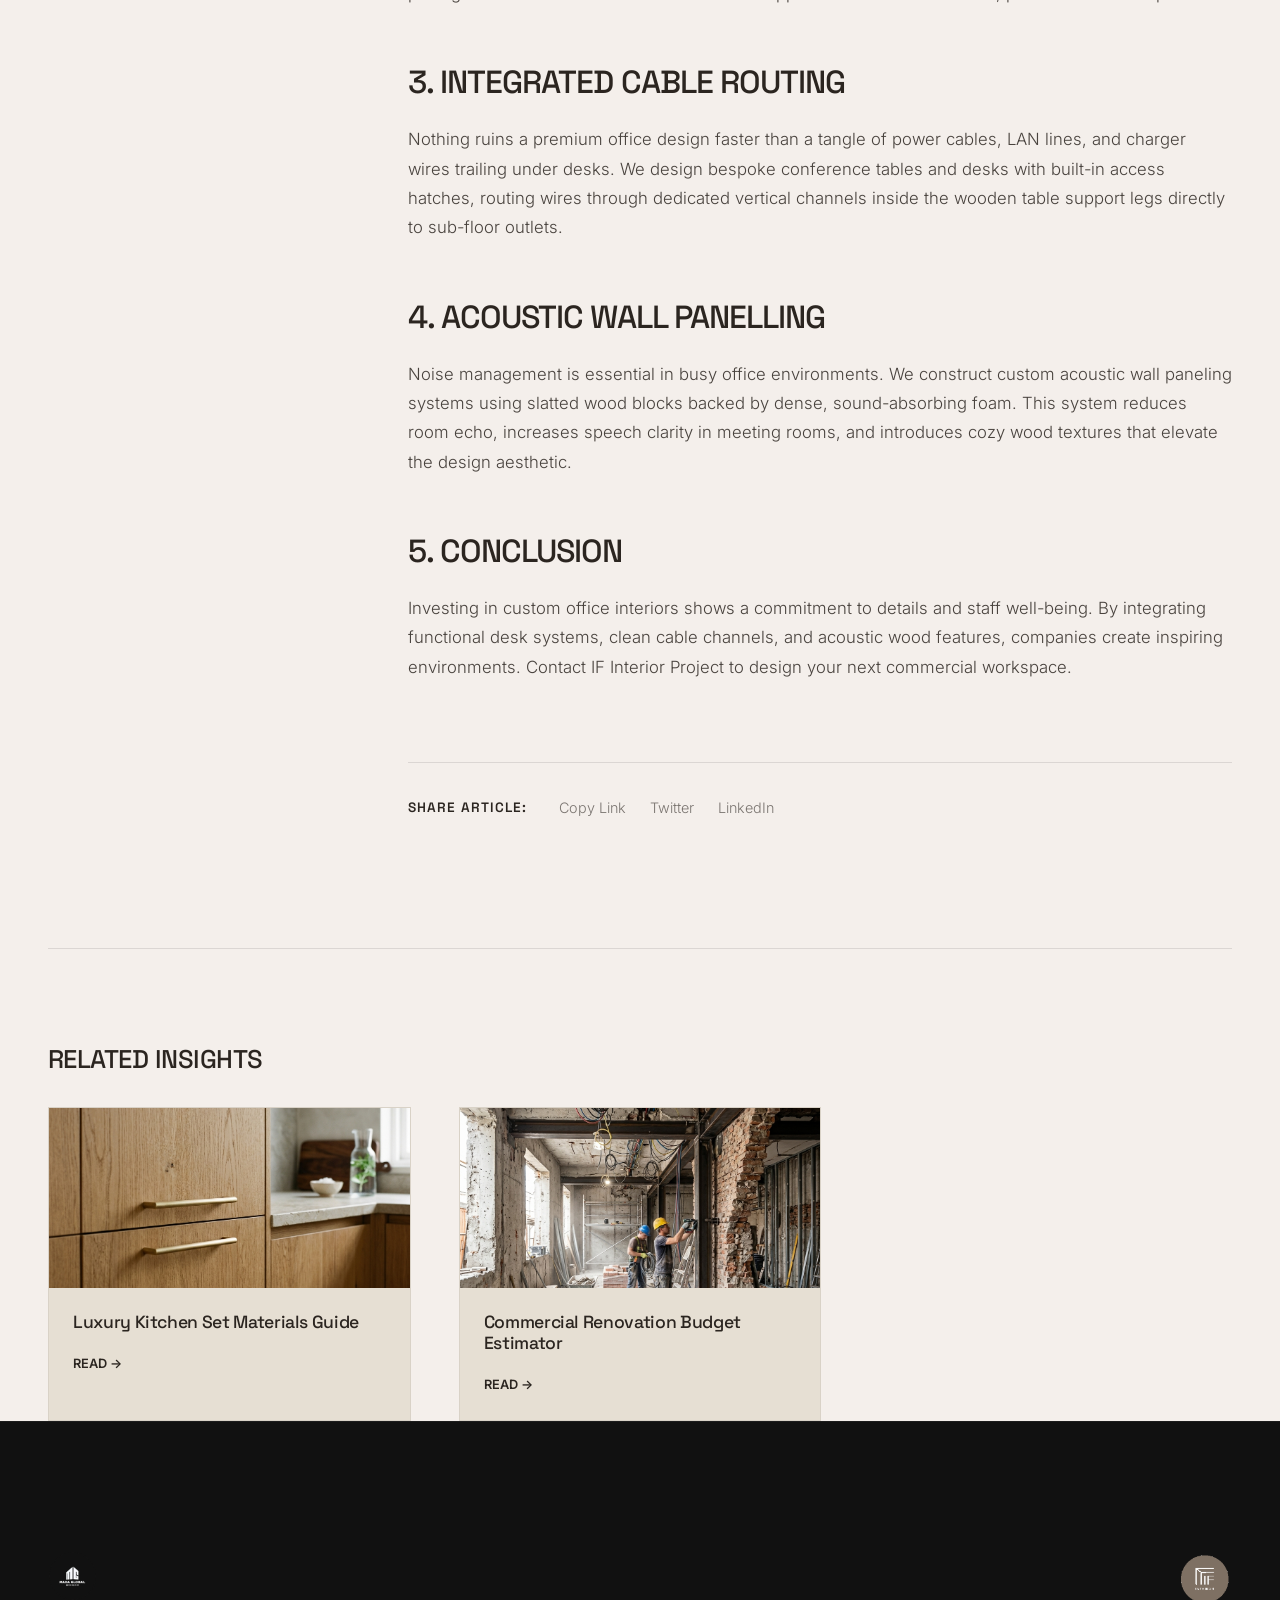
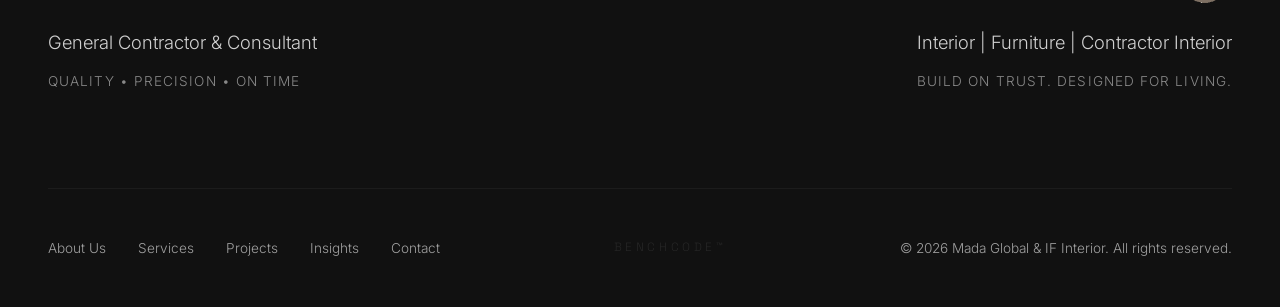
<file: blog/office-interior-inspiration.html>
<!DOCTYPE html>
<html lang="en">
<head>
  <meta charset="UTF-8">
  <meta name="viewport" content="width=device-width, initial-scale=1.0">
  <title>Bespoke Office Interior Inspiration | IF Interior Project</title>
  
  <!-- SEO Meta Tags -->
  <meta name="description" content="Explore bespoke office interior design tips. Learn about functional desk configurations, cable storage systems, and acoustic wood wall panel designs.">
  <meta name="keywords" content="Office Interior Inspiration, Commercial Interior design, Custom Office Furniture, Office Layout Plan, Acoustic Wood Panels, Custom Desk Contractor">
  <link rel="canonical" href="http://localhost:8080/blog/office-interior-inspiration.html">

  <!-- Open Graph -->
  <meta property="og:type" content="article">
  <meta property="og:url" content="http://localhost:8080/blog/office-interior-inspiration.html">
  <meta property="og:title" content="Bespoke Office Interior Inspiration">
  <meta property="og:description" content="Modern design inspiration for corporate offices and creative workspaces.">
  <meta property="og:image" content="../assets/images/hero_interior.png">

  <!-- Favicon -->
  <link rel="icon" type="image/png" href="../assets/images/logo_if_interior.png">

  <!-- Stylesheets -->
  <link rel="stylesheet" href="../assets/css/style.css">

  <!-- BlogPosting JSON-LD Schema -->
  <script type="application/ld+json">
  {
    "@context": "https://schema.org",
    "@type": "BlogPosting",
    "mainEntityOfPage": {
      "@type": "WebPage",
      "@id": "http://localhost:8080/blog/office-interior-inspiration.html"
    },
    "headline": "Bespoke Office Interior Inspiration",
    "description": "Explore bespoke office interior design tips. Learn about functional desk configurations, cable storage systems, and acoustic wood wall panel designs.",
    "image": "http://localhost:8080/assets/images/hero_interior.png",
    "author": {
      "@type": "Person",
      "name": "Ar. Indah Fitriani"
    },
    "publisher": {
      "@type": "Organization",
      "name": "IF Interior Project",
      "logo": {
        "@type": "ImageObject",
        "url": "http://localhost:8080/assets/images/logo_if_interior.png"
      }
    },
    "datePublished": "2026-07-15",
    "dateModified": "2026-07-18"
  }
  </script>
</head>
<body class="theme-interior">

  <!-- HEADER NAVIGATION -->
  <header class="site-header scrolled">
    <div class="nav-container">
      <a href="../index.html" class="brand-wrapper" aria-label="Mada Global & IF Interior Home">
        <img src="../assets/images/logo_mada_global.png" class="nav-logo mada-logo" alt="Mada Global Logo">
        <div class="brand-separator" role="separator"></div>
        <img src="../assets/images/logo_if_interior.png" class="nav-logo if-logo" alt="IF Interior Logo">
      </a>

      <nav class="main-nav" aria-label="Main Navigation">
        <a href="../index.html" class="nav-link">Home</a>
        <a href="../about.html" class="nav-link">About</a>
        <a href="../services.html" class="nav-link">Services</a>
        <a href="../projects.html" class="nav-link">Projects</a>
        <a href="../blog.html" class="nav-link active">Insights</a>
        <a href="../contact.html" class="nav-link">Contact</a>
      </nav>

      <button class="hamburger" aria-label="Toggle navigation menu" aria-expanded="false">
        <span></span>
        <span></span>
        <span></span>
      </button>
    </div>
  </header>

  <main>
    <article class="container">
      <header class="article-header">
        <div class="article-meta">
          <span>Category: Furniture</span>
          <span>•</span>
          <span>July 15, 2026</span>
          <span>•</span>
          <span>By Ar. Indah Fitriani</span>
        </div>
        <h1>Bespoke Office Interior Inspiration</h1>
      </header>

      <img src="../assets/images/hero_interior.png" alt="Executive office wooden wall interior" class="article-hero-img">

      <div class="article-layout">
        <!-- Sidebar Navigation (TOC) -->
        <aside class="article-sidebar">
          <h4 class="toc-title">Table of Contents</h4>
          <nav aria-label="Table of contents">
            <ul class="toc-list">
              <li><a href="#introduction" class="toc-link active">1. Introduction</a></li>
              <li><a href="#spatial-efficiency" class="toc-link">2. Spatial Planning &amp; Ergonomics</a></li>
              <li><a href="#cable-management" class="toc-link">3. Integrated Cable Routing</a></li>
              <li><a href="#acoustics" class="toc-link">4. Acoustic Wall Panelling</a></li>
              <li><a href="#conclusion" class="toc-link">5. Conclusion</a></li>
            </ul>
          </nav>
        </aside>

        <!-- Body content -->
        <div class="article-body">
          <section id="introduction">
            <h2>1. Introduction</h2>
            <p>Office designs are moving away from rows of identical cubicles. Today's premium workspaces blend corporate identity with cozy, human-centered atmospheres that boost creativity and collaboration. Achieving a high-end executive feeling relies on bespoke furniture layouts, detailed wall paneling, and hidden wire configurations.</p>
          </section>

          <section id="spatial-efficiency">
            <h2>2. Spatial Planning &amp; Ergonomics</h2>
            <p>A great layout divides an office into functional zones: quiet focus desks, open collaborative benches, and private meeting suites. We design custom modular desks that support flexible configurations, pairing natural oak veneers with black metal supports to establish a refined, professional atmosphere.</p>
          </section>

          <section id="cable-management">
            <h2>3. Integrated Cable Routing</h2>
            <p>Nothing ruins a premium office design faster than a tangle of power cables, LAN lines, and charger wires trailing under desks. We design bespoke conference tables and desks with built-in access hatches, routing wires through dedicated vertical channels inside the wooden table support legs directly to sub-floor outlets.</p>
          </section>

          <section id="acoustics">
            <h2>4. Acoustic Wall Panelling</h2>
            <p>Noise management is essential in busy office environments. We construct custom acoustic wall paneling systems using slatted wood blocks backed by dense, sound-absorbing foam. This system reduces room echo, increases speech clarity in meeting rooms, and introduces cozy wood textures that elevate the design aesthetic.</p>
          </section>

          <section id="conclusion">
            <h2>5. Conclusion</h2>
            <p>Investing in custom office interiors shows a commitment to details and staff well-being. By integrating functional desk systems, clean cable channels, and acoustic wood features, companies create inspiring environments. Contact IF Interior Project to design your next commercial workspace.</p>
          </section>

          <!-- Share buttons -->
          <div class="article-share">
            <span class="share-title">Share Article:</span>
            <div class="share-links">
              <a href="#" class="share-btn" onclick="alert('Link copied to clipboard!')">Copy Link</a>
              <a href="https://twitter.com" target="_blank" class="share-btn">Twitter</a>
              <a href="https://linkedin.com" target="_blank" class="share-btn">LinkedIn</a>
            </div>
          </div>
        </div>
      </div>

      <!-- RELATED ARTICLES SECTION -->
      <div class="related-articles">
        <h3 style="margin-bottom: 2rem;">Related Insights</h3>
        <div class="grid-3" style="margin-top: 2rem;">
          <div class="blog-card" style="box-shadow: none; border-color: rgba(0,0,0,0.06);">
            <a href="kitchen-set-guide.html" class="blog-img-link" style="height:180px;">
              <img src="../assets/images/project_furniture.png" alt="Cabinet wood details" loading="lazy">
            </a>
            <div class="blog-card-content" style="padding:1.5rem;">
              <h4 style="font-size:1.1rem; line-height:1.2; margin-bottom: 1rem;"><a href="kitchen-set-guide.html">Luxury Kitchen Set Materials Guide</a></h4>
              <a href="kitchen-set-guide.html" style="font-size:0.8rem; font-weight:600; text-transform:uppercase;">Read →</a>
            </div>
          </div>

          <div class="blog-card" style="box-shadow: none; border-color: rgba(0,0,0,0.06);">
            <a href="renovation-cost-guide.html" class="blog-img-link" style="height:180px;">
              <img src="../assets/images/before_slider.png" alt="Renovation area" loading="lazy">
            </a>
            <div class="blog-card-content" style="padding:1.5rem;">
              <h4 style="font-size:1.1rem; line-height:1.2; margin-bottom: 1rem;"><a href="renovation-cost-guide.html">Commercial Renovation Budget Estimator</a></h4>
              <a href="renovation-cost-guide.html" style="font-size:0.8rem; font-weight:600; text-transform:uppercase;">Read →</a>
            </div>
          </div>
        </div>
      </div>
    </article>
  </main>

  <!-- STICKY WIDGETS -->
  <div class="sticky-widgets">
    <a href="https://wa.me/6281234567890" target="_blank" class="widget-btn widget-whatsapp" aria-label="Contact us on WhatsApp">
      <svg style="width:24px;height:24px;fill:currentColor" viewBox="0 0 24 24">
        <path d="M12.012 2c-5.506 0-9.989 4.478-9.99 9.984a9.96 9.96 0 0 0 1.333 4.982L2 22l5.202-1.362a9.92 9.92 0 0 0 4.81 1.233h.005c5.505 0 9.99-4.479 9.991-9.985a9.97 9.97 0 0 0-9.996-9.886zm5.727 14.13c-.25.703-1.442 1.285-1.992 1.353-.497.062-1.147.106-3.328-.795-2.788-1.153-4.577-3.99-4.717-4.178-.14-.188-1.127-1.498-1.127-2.859 0-1.361.713-2.029.966-2.29.253-.26.554-.326.74-.326l.53.01c.159.008.375-.062.585.441.218.524.744 1.815.808 1.947.065.133.109.288.02.464-.088.177-.132.288-.264.442-.132.155-.278.346-.396.464-.132.133-.27.278-.116.541.154.265.684 1.124 1.464 1.819.999.89 1.841 1.166 2.106 1.299.265.132.418.109.574-.07.156-.18 0-.773-.414-1.303-.133-.18-.288-.133-.486-.062-.198.071-1.258.52-1.41.58-.153.06-.255.088-.415.01-.16-.08-1.21-.497-2.3-1.472-.852-.76-1.427-1.7-1.593-1.987-.167-.288-.018-.444.125-.584.129-.126.287-.332.43-.498.143-.166.19-.282.285-.47.095-.188.048-.354-.024-.498-.071-.144-.585-1.41-.8-1.928-.21-.502-.442-.433-.605-.441l-.515-.01c-.177 0-.465.066-.708.326a2.76 2.76 0 0 0-.867 2.054c0 1.282.932 2.522 1.062 2.7l.03.042z"/>
      </svg>
    </a>
    <div class="widget-btn widget-top" aria-label="Scroll back to top">↑</div>
  </div>

  <!-- FOOTER -->
  <footer class="site-footer">
    <div class="container">
      <div class="footer-top">
        <div class="footer-brand">
          <img src="../assets/images/logo_mada_global.png" class="footer-logo" style="filter:invert(1)" alt="Mada Global Logo">
          <p class="footer-tagline">General Contractor & Consultant</p>
          <p class="footer-subtagline">Quality • Precision • On Time</p>
        </div>

        <div class="footer-brand right-brand">
          <img src="../assets/images/logo_if_interior.png" class="footer-logo" alt="IF Interior Logo">
          <p class="footer-tagline">Interior | Furniture | Contractor Interior</p>
          <p class="footer-subtagline">Build on Trust. Designed for Living.</p>
        </div>
      </div>

      <div class="footer-bottom">
        <div class="footer-links">
          <a href="../about.html">About Us</a>
          <a href="../services.html">Services</a>
          <a href="../projects.html">Projects</a>
          <a href="../blog.html">Insights</a>
          <a href="../contact.html">Contact</a>
        </div>

        <!-- Faint center watermark watermark requested by user -->
        <div class="footer-watermark">BenchCode™</div>

        <div>
          &copy; 2026 Mada Global & IF Interior. All rights reserved.
        </div>
      </div>
    </div>
  </footer>

  <!-- Scripts -->
  <script src="../assets/js/main.js"></script>
  <script>
    // Table of contents active link scroll spy
    window.addEventListener('DOMContentLoaded', () => {
      const observer = new IntersectionObserver(entries => {
        entries.forEach(entry => {
          const id = entry.target.getAttribute('id');
          if (entry.isIntersecting) {
            document.querySelectorAll('.toc-link').forEach(link => {
              link.classList.remove('active');
            });
            const activeLink = document.querySelector(`.toc-link[href="#${id}"]`);
            if (activeLink) activeLink.classList.add('active');
          }
        });
      }, {
        rootMargin: '-20% 0px -60% 0px'
      });

      document.querySelectorAll('.article-body section').forEach(section => {
        observer.observe(section);
      });
    });
  </script>
</body>
</html>
</file>
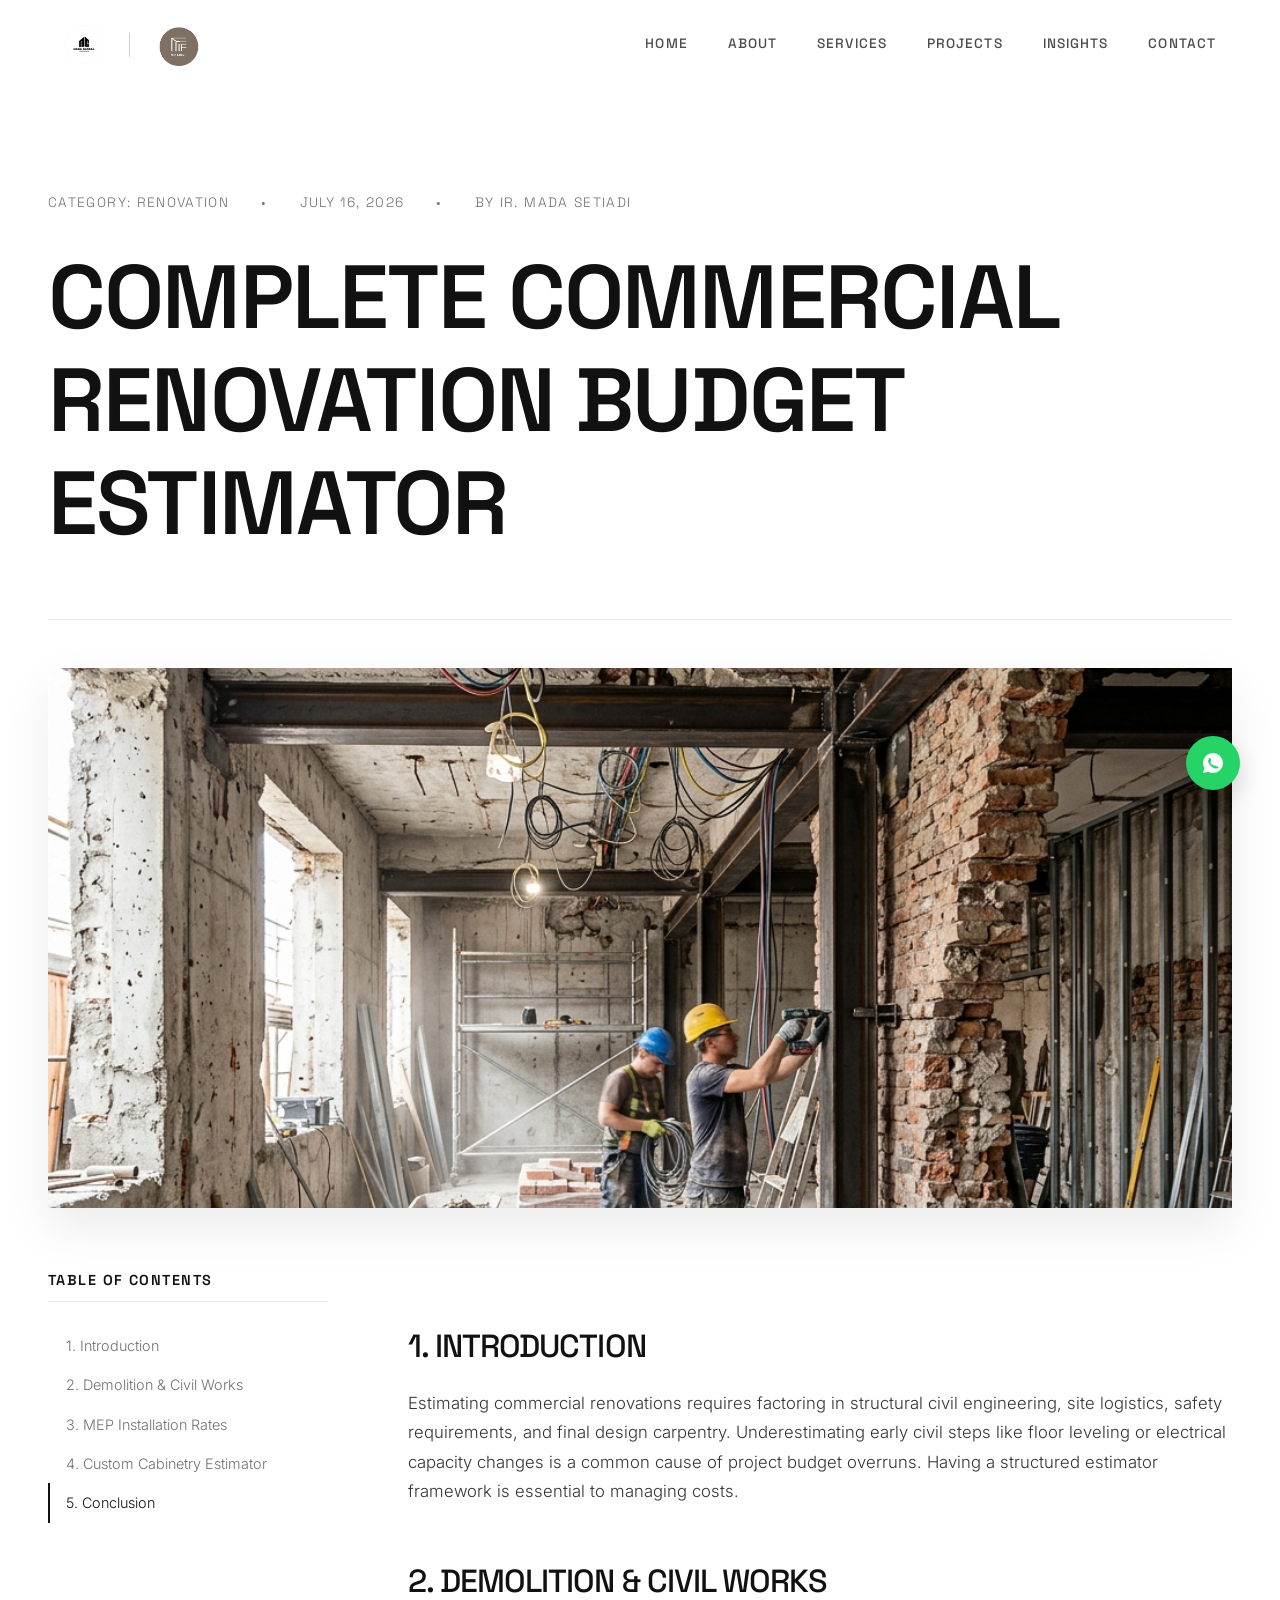
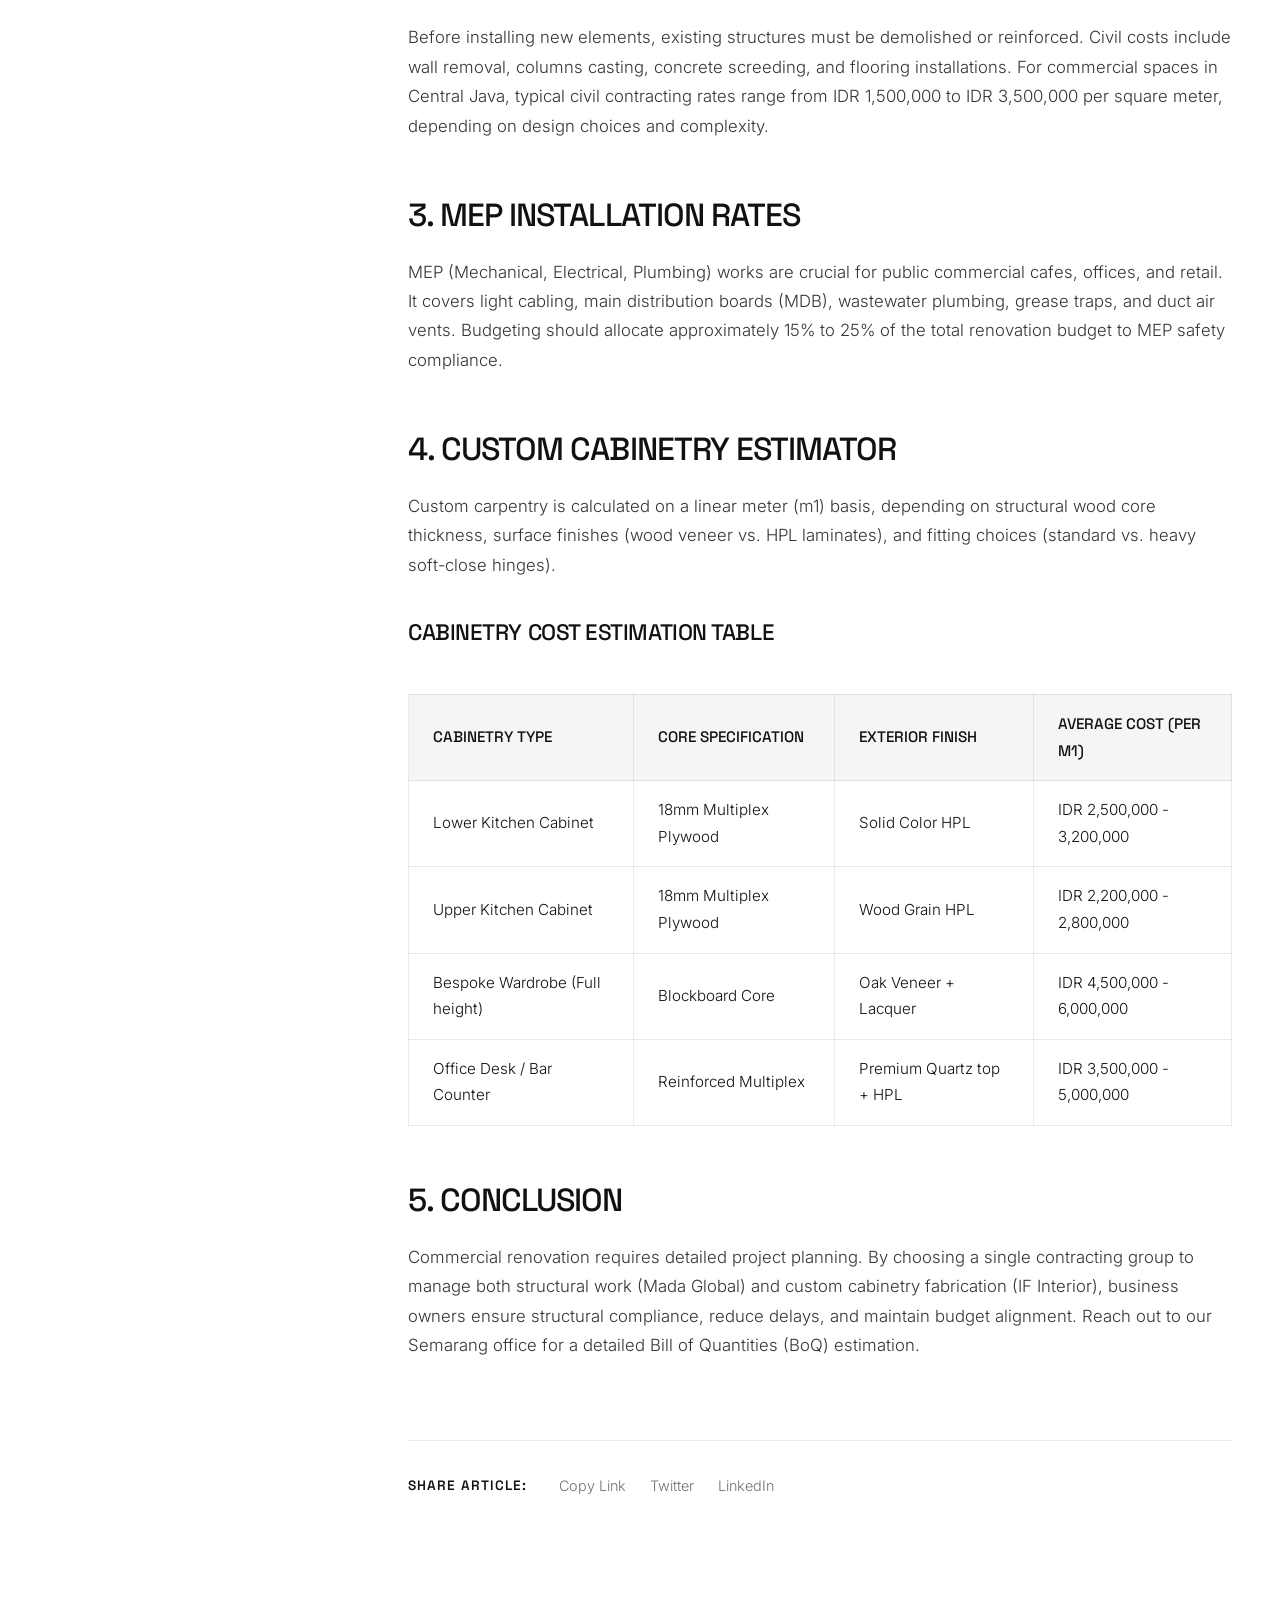
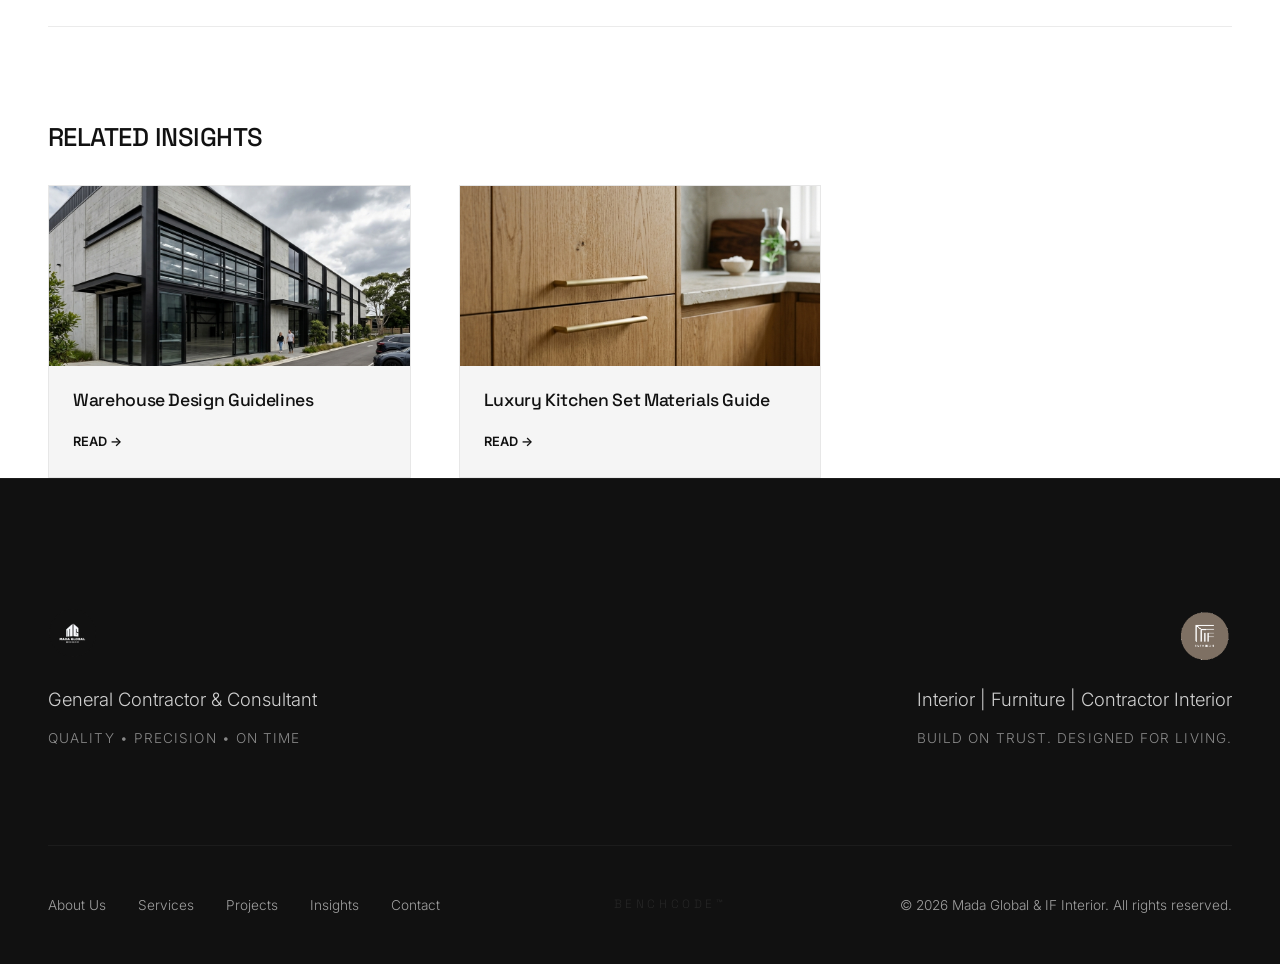
<file: blog/renovation-cost-guide.html>
<!DOCTYPE html>
<html lang="en">
<head>
  <meta charset="UTF-8">
  <meta name="viewport" content="width=device-width, initial-scale=1.0">
  <title>Complete Commercial Renovation Budget Estimator | Mada Global Construction</title>
  
  <!-- SEO Meta Tags -->
  <meta name="description" content="Learn how to estimate budgets for commercial cafe, warehouse, and office renovations. Avoid cost overruns by analyzing civil, MEP, and furniture cabinetry rates.">
  <meta name="keywords" content="Renovation Cost Guide, Commercial Renovation Budget, General Contractor Rates, Cabinetry Price Estimator, Interior Design Budget, Construction Cost Indonesia">
  <link rel="canonical" href="http://localhost:8080/blog/renovation-cost-guide.html">

  <!-- Open Graph -->
  <meta property="og:type" content="article">
  <meta property="og:url" content="http://localhost:8080/blog/renovation-cost-guide.html">
  <meta property="og:title" content="Complete Commercial Renovation Budget Estimator">
  <meta property="og:description" content="A comprehensive guide to budgeting for commercial and retail renovations in Indonesia.">
  <meta property="og:image" content="../assets/images/before_slider.png">

  <!-- Favicon -->
  <link rel="icon" type="image/png" href="../assets/images/logo_if_interior.png">

  <!-- Stylesheets -->
  <link rel="stylesheet" href="../assets/css/style.css">

  <!-- BlogPosting JSON-LD Schema -->
  <script type="application/ld+json">
  {
    "@context": "https://schema.org",
    "@type": "BlogPosting",
    "mainEntityOfPage": {
      "@type": "WebPage",
      "@id": "http://localhost:8080/blog/renovation-cost-guide.html"
    },
    "headline": "Complete Commercial Renovation Budget Estimator",
    "description": "Learn how to estimate budgets for commercial cafe, warehouse, and office renovations. Avoid cost overruns by analyzing civil, MEP, and furniture cabinetry rates.",
    "image": "http://localhost:8080/assets/images/before_slider.png",
    "author": {
      "@type": "Person",
      "name": "Ir. Mada Setiadi"
    },
    "publisher": {
      "@type": "Organization",
      "name": "Mada Global Construction",
      "logo": {
        "@type": "ImageObject",
        "url": "http://localhost:8080/assets/images/logo_mada_global.png"
      }
    },
    "datePublished": "2026-07-16",
    "dateModified": "2026-07-18"
  }
  </script>
</head>
<body class="theme-construction">

  <!-- HEADER NAVIGATION -->
  <header class="site-header scrolled">
    <div class="nav-container">
      <a href="../index.html" class="brand-wrapper" aria-label="Mada Global & IF Interior Home">
        <img src="../assets/images/logo_mada_global.png" class="nav-logo mada-logo" alt="Mada Global Logo">
        <div class="brand-separator" role="separator"></div>
        <img src="../assets/images/logo_if_interior.png" class="nav-logo if-logo" alt="IF Interior Logo">
      </a>

      <nav class="main-nav" aria-label="Main Navigation">
        <a href="../index.html" class="nav-link">Home</a>
        <a href="../about.html" class="nav-link">About</a>
        <a href="../services.html" class="nav-link">Services</a>
        <a href="../projects.html" class="nav-link">Projects</a>
        <a href="../blog.html" class="nav-link active">Insights</a>
        <a href="../contact.html" class="nav-link">Contact</a>
      </nav>

      <button class="hamburger" aria-label="Toggle navigation menu" aria-expanded="false">
        <span></span>
        <span></span>
        <span></span>
      </button>
    </div>
  </header>

  <main>
    <article class="container">
      <header class="article-header">
        <div class="article-meta">
          <span>Category: Renovation</span>
          <span>•</span>
          <span>July 16, 2026</span>
          <span>•</span>
          <span>By Ir. Mada Setiadi</span>
        </div>
        <h1>Complete Commercial Renovation Budget Estimator</h1>
      </header>

      <img src="../assets/images/before_slider.png" alt="Raw brick wall renovation building site" class="article-hero-img">

      <div class="article-layout">
        <!-- Sidebar Navigation (TOC) -->
        <aside class="article-sidebar">
          <h4 class="toc-title">Table of Contents</h4>
          <nav aria-label="Table of contents">
            <ul class="toc-list">
              <li><a href="#introduction" class="toc-link active">1. Introduction</a></li>
              <li><a href="#demolition-civil" class="toc-link">2. Demolition &amp; Civil Works</a></li>
              <li><a href="#mep-rates" class="toc-link">3. MEP Installation Rates</a></li>
              <li><a href="#cabinetry-costs" class="toc-link">4. Custom Cabinetry Estimator</a></li>
              <li><a href="#conclusion" class="toc-link">5. Conclusion</a></li>
            </ul>
          </nav>
        </aside>

        <!-- Body content -->
        <div class="article-body">
          <section id="introduction">
            <h2>1. Introduction</h2>
            <p>Estimating commercial renovations requires factoring in structural civil engineering, site logistics, safety requirements, and final design carpentry. Underestimating early civil steps like floor leveling or electrical capacity changes is a common cause of project budget overruns. Having a structured estimator framework is essential to managing costs.</p>
          </section>

          <section id="demolition-civil">
            <h2>2. Demolition &amp; Civil Works</h2>
            <p>Before installing new elements, existing structures must be demolished or reinforced. Civil costs include wall removal, columns casting, concrete screeding, and flooring installations. For commercial spaces in Central Java, typical civil contracting rates range from IDR 1,500,000 to IDR 3,500,000 per square meter, depending on design choices and complexity.</p>
          </section>

          <section id="mep-rates">
            <h2>3. MEP Installation Rates</h2>
            <p>MEP (Mechanical, Electrical, Plumbing) works are crucial for public commercial cafes, offices, and retail. It covers light cabling, main distribution boards (MDB), wastewater plumbing, grease traps, and duct air vents. Budgeting should allocate approximately 15% to 25% of the total renovation budget to MEP safety compliance.</p>
          </section>

          <section id="cabinetry-costs">
            <h2>4. Custom Cabinetry Estimator</h2>
            <p>Custom carpentry is calculated on a linear meter (m1) basis, depending on structural wood core thickness, surface finishes (wood veneer vs. HPL laminates), and fitting choices (standard vs. heavy soft-close hinges).</p>
            
            <h3>Cabinetry Cost Estimation Table</h3>
            <table>
              <thead>
                <tr>
                  <th>Cabinetry Type</th>
                  <th>Core Specification</th>
                  <th>Exterior Finish</th>
                  <th>Average Cost (per m1)</th>
                </tr>
              </thead>
              <tbody>
                <tr>
                  <td>Lower Kitchen Cabinet</td>
                  <td>18mm Multiplex Plywood</td>
                  <td>Solid Color HPL</td>
                  <td>IDR 2,500,000 - 3,200,000</td>
                </tr>
                <tr>
                  <td>Upper Kitchen Cabinet</td>
                  <td>18mm Multiplex Plywood</td>
                  <td>Wood Grain HPL</td>
                  <td>IDR 2,200,000 - 2,800,000</td>
                </tr>
                <tr>
                  <td>Bespoke Wardrobe (Full height)</td>
                  <td>Blockboard Core</td>
                  <td>Oak Veneer + Lacquer</td>
                  <td>IDR 4,500,000 - 6,000,000</td>
                </tr>
                <tr>
                  <td>Office Desk / Bar Counter</td>
                  <td>Reinforced Multiplex</td>
                  <td>Premium Quartz top + HPL</td>
                  <td>IDR 3,500,000 - 5,000,000</td>
                </tr>
              </tbody>
            </table>
          </section>

          <section id="conclusion">
            <h2>5. Conclusion</h2>
            <p>Commercial renovation requires detailed project planning. By choosing a single contracting group to manage both structural work (Mada Global) and custom cabinetry fabrication (IF Interior), business owners ensure structural compliance, reduce delays, and maintain budget alignment. Reach out to our Semarang office for a detailed Bill of Quantities (BoQ) estimation.</p>
          </section>

          <!-- Share buttons -->
          <div class="article-share">
            <span class="share-title">Share Article:</span>
            <div class="share-links">
              <a href="#" class="share-btn" onclick="alert('Link copied to clipboard!')">Copy Link</a>
              <a href="https://twitter.com" target="_blank" class="share-btn">Twitter</a>
              <a href="https://linkedin.com" target="_blank" class="share-btn">LinkedIn</a>
            </div>
          </div>
        </div>
      </div>

      <!-- RELATED ARTICLES SECTION -->
      <div class="related-articles">
        <h3 style="margin-bottom: 2rem;">Related Insights</h3>
        <div class="grid-3" style="margin-top: 2rem;">
          <div class="blog-card" style="box-shadow: none; border-color: rgba(0,0,0,0.06);">
            <a href="warehouse-design-ideas.html" class="blog-img-link" style="height:180px;">
              <img src="../assets/images/project_warehouse.png" alt="Warehouse structural frame" loading="lazy">
            </a>
            <div class="blog-card-content" style="padding:1.5rem;">
              <h4 style="font-size:1.1rem; line-height:1.2; margin-bottom: 1rem;"><a href="warehouse-design-ideas.html">Warehouse Design Guidelines</a></h4>
              <a href="warehouse-design-ideas.html" style="font-size:0.8rem; font-weight:600; text-transform:uppercase;">Read →</a>
            </div>
          </div>

          <div class="blog-card" style="box-shadow: none; border-color: rgba(0,0,0,0.06);">
            <a href="kitchen-set-guide.html" class="blog-img-link" style="height:180px;">
              <img src="../assets/images/project_furniture.png" alt="Custom wooden set close up" loading="lazy">
            </a>
            <div class="blog-card-content" style="padding:1.5rem;">
              <h4 style="font-size:1.1rem; line-height:1.2; margin-bottom: 1rem;"><a href="kitchen-set-guide.html">Luxury Kitchen Set Materials Guide</a></h4>
              <a href="kitchen-set-guide.html" style="font-size:0.8rem; font-weight:600; text-transform:uppercase;">Read →</a>
            </div>
          </div>
        </div>
      </div>
    </article>
  </main>

  <!-- STICKY WIDGETS -->
  <div class="sticky-widgets">
    <a href="https://wa.me/6281234567890" target="_blank" class="widget-btn widget-whatsapp" aria-label="Contact us on WhatsApp">
      <svg style="width:24px;height:24px;fill:currentColor" viewBox="0 0 24 24">
        <path d="M12.012 2c-5.506 0-9.989 4.478-9.99 9.984a9.96 9.96 0 0 0 1.333 4.982L2 22l5.202-1.362a9.92 9.92 0 0 0 4.81 1.233h.005c5.505 0 9.99-4.479 9.991-9.985a9.97 9.97 0 0 0-9.996-9.886zm5.727 14.13c-.25.703-1.442 1.285-1.992 1.353-.497.062-1.147.106-3.328-.795-2.788-1.153-4.577-3.99-4.717-4.178-.14-.188-1.127-1.498-1.127-2.859 0-1.361.713-2.029.966-2.29.253-.26.554-.326.74-.326l.53.01c.159.008.375-.062.585.441.218.524.744 1.815.808 1.947.065.133.109.288.02.464-.088.177-.132.288-.264.442-.132.155-.278.346-.396.464-.132.133-.27.278-.116.541.154.265.684 1.124 1.464 1.819.999.89 1.841 1.166 2.106 1.299.265.132.418.109.574-.07.156-.18 0-.773-.414-1.303-.133-.18-.288-.133-.486-.062-.198.071-1.258.52-1.41.58-.153.06-.255.088-.415.01-.16-.08-1.21-.497-2.3-1.472-.852-.76-1.427-1.7-1.593-1.987-.167-.288-.018-.444.125-.584.129-.126.287-.332.43-.498.143-.166.19-.282.285-.47.095-.188.048-.354-.024-.498-.071-.144-.585-1.41-.8-1.928-.21-.502-.442-.433-.605-.441l-.515-.01c-.177 0-.465.066-.708.326a2.76 2.76 0 0 0-.867 2.054c0 1.282.932 2.522 1.062 2.7l.03.042z"/>
      </svg>
    </a>
    <div class="widget-btn widget-top" aria-label="Scroll back to top">↑</div>
  </div>

  <!-- FOOTER -->
  <footer class="site-footer">
    <div class="container">
      <div class="footer-top">
        <div class="footer-brand">
          <img src="../assets/images/logo_mada_global.png" class="footer-logo" style="filter:invert(1)" alt="Mada Global Logo">
          <p class="footer-tagline">General Contractor & Consultant</p>
          <p class="footer-subtagline">Quality • Precision • On Time</p>
        </div>

        <div class="footer-brand right-brand">
          <img src="../assets/images/logo_if_interior.png" class="footer-logo" alt="IF Interior Logo">
          <p class="footer-tagline">Interior | Furniture | Contractor Interior</p>
          <p class="footer-subtagline">Build on Trust. Designed for Living.</p>
        </div>
      </div>

      <div class="footer-bottom">
        <div class="footer-links">
          <a href="../about.html">About Us</a>
          <a href="../services.html">Services</a>
          <a href="../projects.html">Projects</a>
          <a href="../blog.html">Insights</a>
          <a href="../contact.html">Contact</a>
        </div>

        <!-- Faint center watermark watermark requested by user -->
        <div class="footer-watermark">BenchCode™</div>

        <div>
          &copy; 2026 Mada Global & IF Interior. All rights reserved.
        </div>
      </div>
    </div>
  </footer>

  <!-- Scripts -->
  <script src="../assets/js/main.js"></script>
  <script>
    // Table of contents active link scroll spy
    window.addEventListener('DOMContentLoaded', () => {
      const observer = new IntersectionObserver(entries => {
        entries.forEach(entry => {
          const id = entry.target.getAttribute('id');
          if (entry.isIntersecting) {
            document.querySelectorAll('.toc-link').forEach(link => {
              link.classList.remove('active');
            });
            const activeLink = document.querySelector(`.toc-link[href="#${id}"]`);
            if (activeLink) activeLink.classList.add('active');
          }
        });
      }, {
        rootMargin: '-20% 0px -60% 0px'
      });

      document.querySelectorAll('.article-body section').forEach(section => {
        observer.observe(section);
      });
    });
  </script>
</body>
</html>
</file>
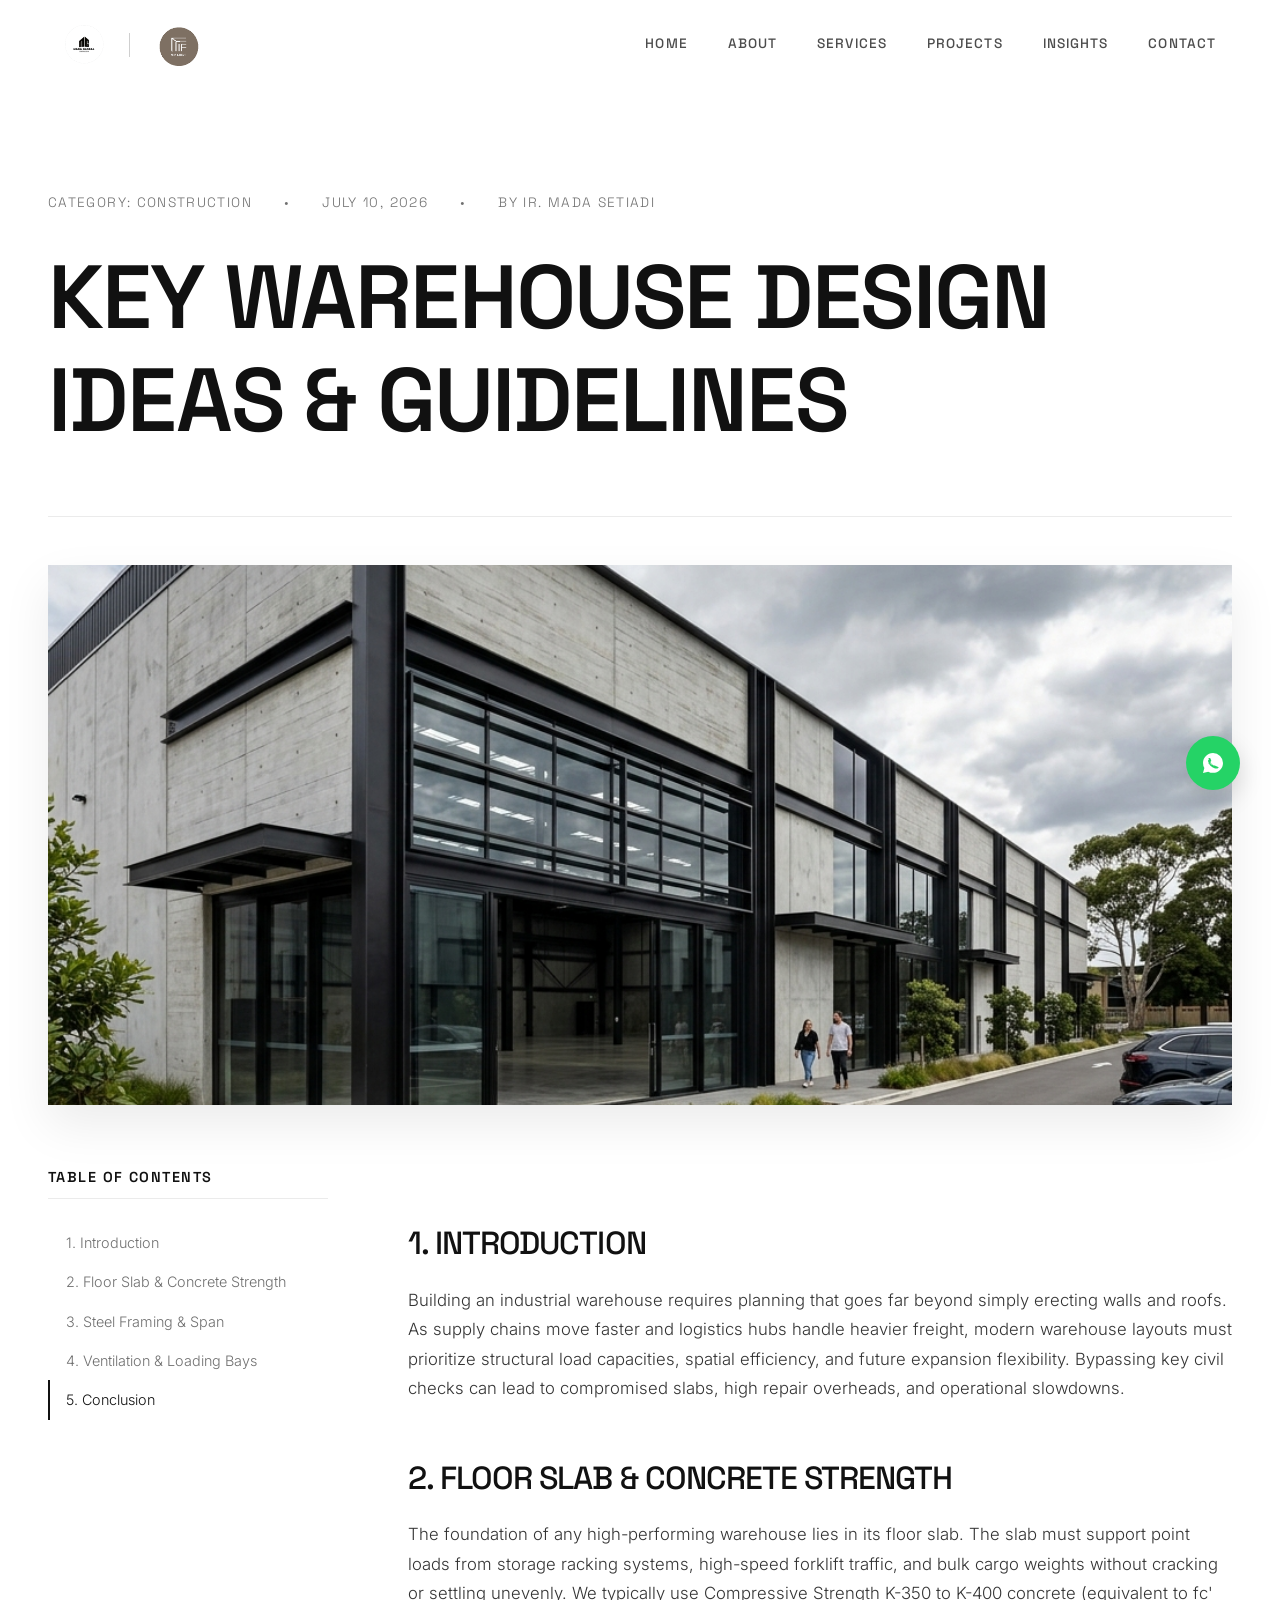
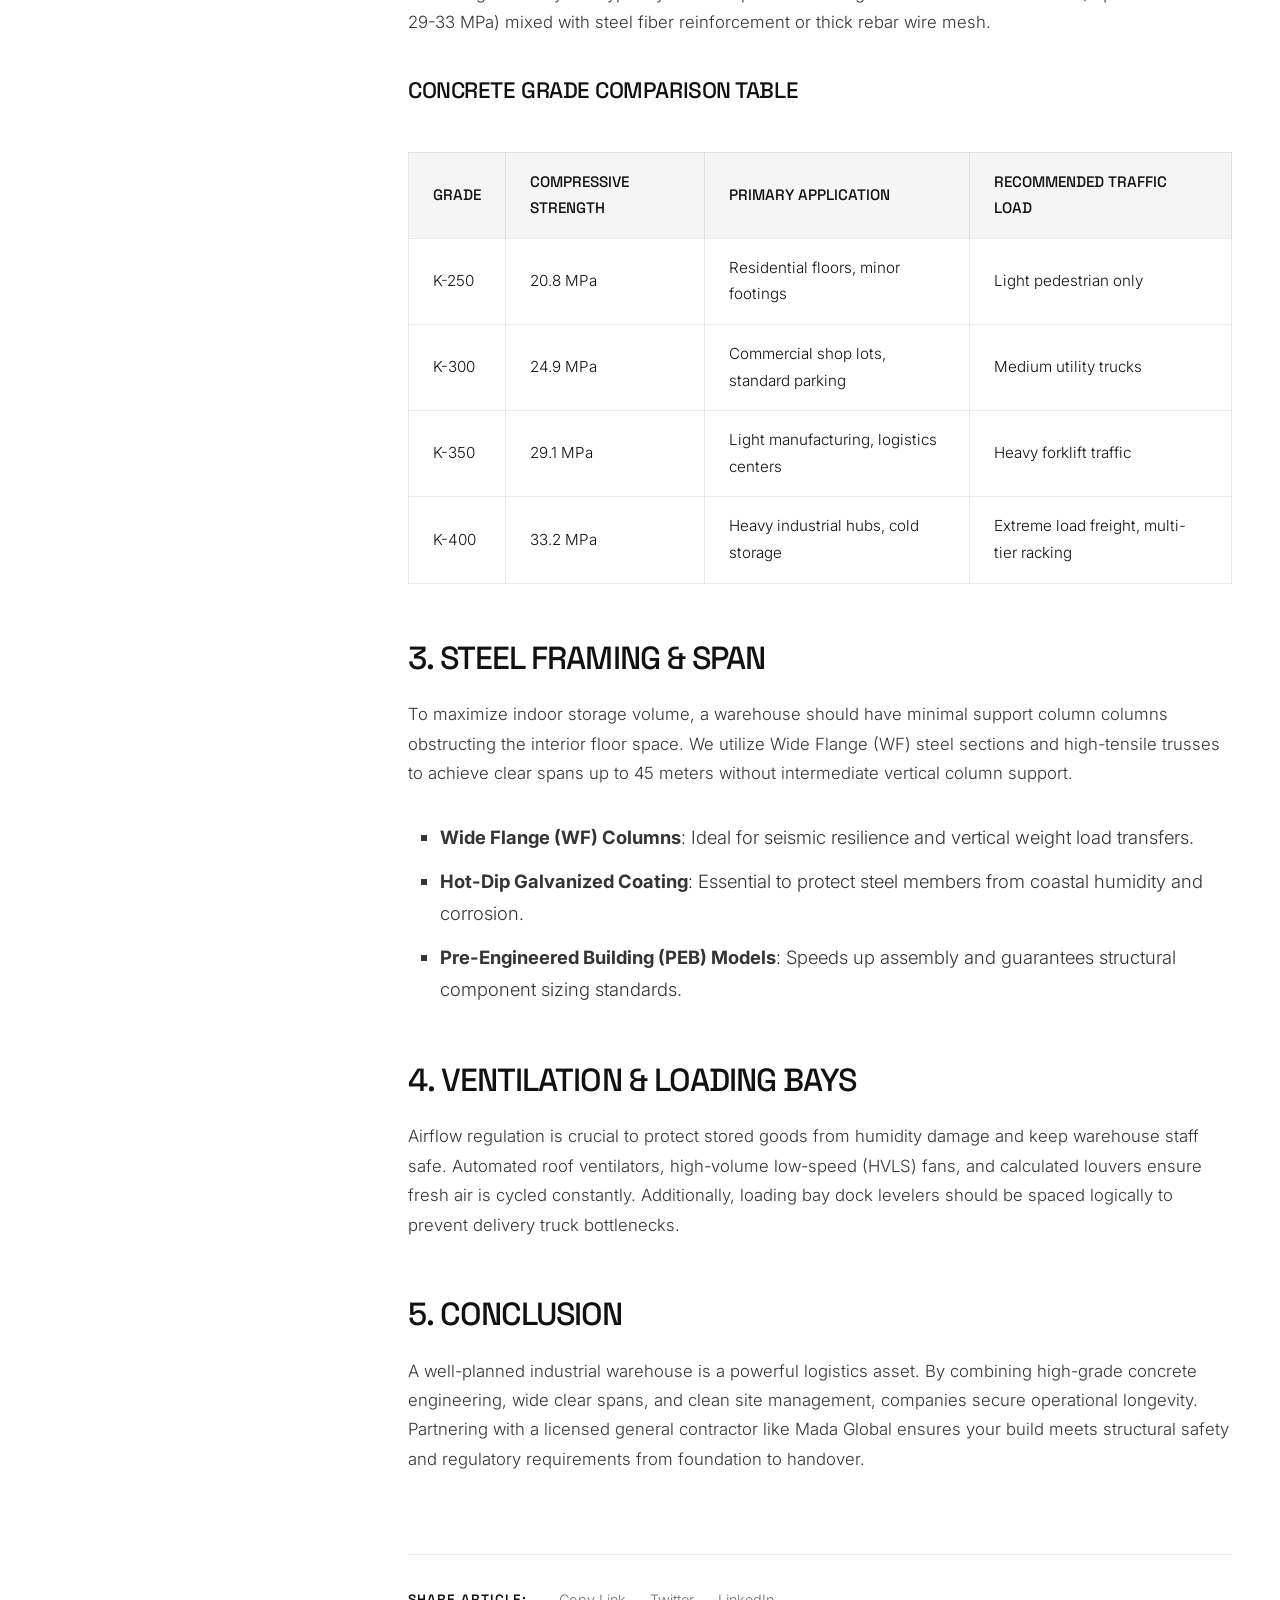
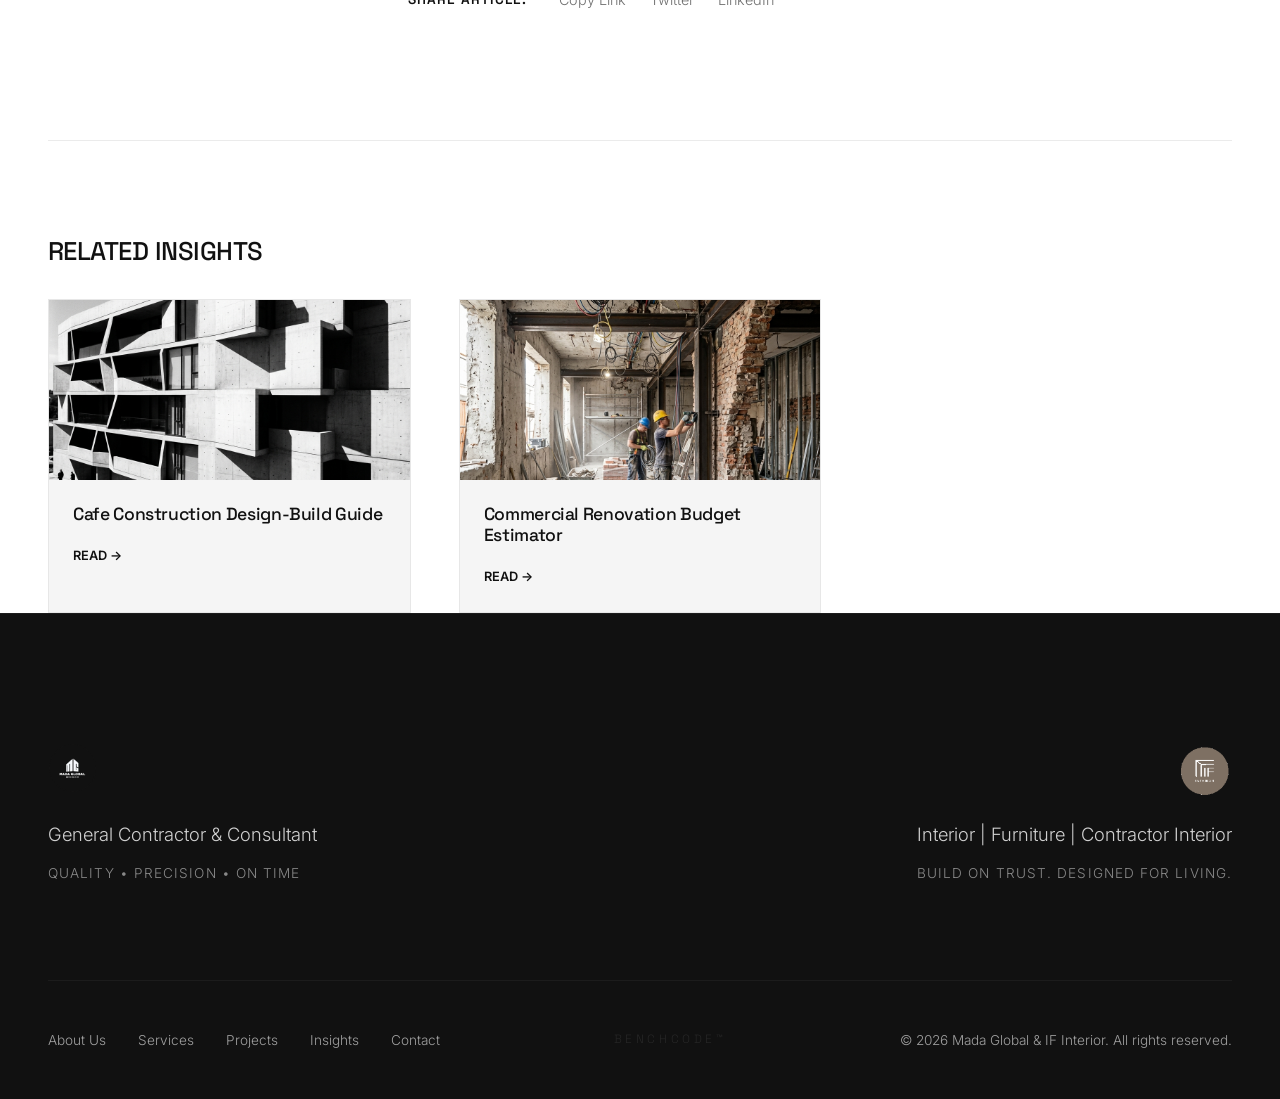
<file: blog/warehouse-design-ideas.html>
<!DOCTYPE html>
<html lang="en">
<head>
  <meta charset="UTF-8">
  <meta name="viewport" content="width=device-width, initial-scale=1.0">
  <title>Key Warehouse Design Ideas & Guidelines | Mada Global Construction Insights</title>
  
  <!-- SEO Meta Tags -->
  <meta name="description" content="Discover key guidelines for high-capacity industrial warehouse construction. Learn about slab concrete loading, steel column structures, and ventilation layout design.">
  <meta name="keywords" content="Warehouse Construction, Industrial Building Guidelines, Warehouse Contractor, General Contractor Indonesia, Concrete Slab Load Calculation">
  <link rel="canonical" href="http://localhost:8080/blog/warehouse-design-ideas.html">

  <!-- Open Graph -->
  <meta property="og:type" content="article">
  <meta property="og:url" content="http://localhost:8080/blog/warehouse-design-ideas.html">
  <meta property="og:title" content="Key Warehouse Design Ideas & Guidelines | Mada Global Construction">
  <meta property="og:description" content="Expert guidelines for industrial warehouse construction, slab loads, and structures.">
  <meta property="og:image" content="../assets/images/project_warehouse.png">

  <!-- Favicon -->
  <link rel="icon" type="image/png" href="../assets/images/logo_if_interior.png">

  <!-- Stylesheets -->
  <link rel="stylesheet" href="../assets/css/style.css">

  <!-- BlogPosting JSON-LD Schema -->
  <script type="application/ld+json">
  {
    "@context": "https://schema.org",
    "@type": "BlogPosting",
    "mainEntityOfPage": {
      "@type": "WebPage",
      "@id": "http://localhost:8080/blog/warehouse-design-ideas.html"
    },
    "headline": "Key Warehouse Design Ideas & Guidelines",
    "description": "Discover key guidelines for high-capacity industrial warehouse construction. Learn about slab concrete loading, steel column structures, and ventilation layout design.",
    "image": "http://localhost:8080/assets/images/project_warehouse.png",
    "author": {
      "@type": "Person",
      "name": "Ir. Mada Setiadi"
    },
    "publisher": {
      "@type": "Organization",
      "name": "Mada Global Construction",
      "logo": {
        "@type": "ImageObject",
        "url": "http://localhost:8080/assets/images/logo_mada_global.png"
      }
    },
    "datePublished": "2026-07-10",
    "dateModified": "2026-07-18"
  }
  </script>
</head>
<body class="theme-construction">

  <!-- HEADER NAVIGATION -->
  <header class="site-header scrolled">
    <div class="nav-container">
      <a href="../index.html" class="brand-wrapper" aria-label="Mada Global & IF Interior Home">
        <img src="../assets/images/logo_mada_global.png" class="nav-logo mada-logo" alt="Mada Global Logo">
        <div class="brand-separator" role="separator"></div>
        <img src="../assets/images/logo_if_interior.png" class="nav-logo if-logo" alt="IF Interior Logo">
      </a>

      <nav class="main-nav" aria-label="Main Navigation">
        <a href="../index.html" class="nav-link">Home</a>
        <a href="../about.html" class="nav-link">About</a>
        <a href="../services.html" class="nav-link">Services</a>
        <a href="../projects.html" class="nav-link">Projects</a>
        <a href="../blog.html" class="nav-link active">Insights</a>
        <a href="../contact.html" class="nav-link">Contact</a>
      </nav>

      <button class="hamburger" aria-label="Toggle navigation menu" aria-expanded="false">
        <span></span>
        <span></span>
        <span></span>
      </button>
    </div>
  </header>

  <main>
    <!-- ARTICLE TITLE CONTAINER -->
    <article class="container">
      <header class="article-header">
        <div class="article-meta">
          <span>Category: Construction</span>
          <span>•</span>
          <span>July 10, 2026</span>
          <span>•</span>
          <span>By Ir. Mada Setiadi</span>
        </div>
        <h1>Key Warehouse Design Ideas &amp; Guidelines</h1>
      </header>

      <img src="../assets/images/project_warehouse.png" alt="Industrial warehouse steel structures facade" class="article-hero-img">

      <!-- TWO COLUMN SIDEBAR LAYOUT -->
      <div class="article-layout">
        <!-- Sidebar Navigation (TOC) -->
        <aside class="article-sidebar">
          <h4 class="toc-title">Table of Contents</h4>
          <nav aria-label="Table of contents">
            <ul class="toc-list">
              <li><a href="#introduction" class="toc-link active">1. Introduction</a></li>
              <li><a href="#slab-concrete" class="toc-link">2. Floor Slab &amp; Concrete Strength</a></li>
              <li><a href="#steel-structure" class="toc-link">3. Steel Framing &amp; Span</a></li>
              <li><a href="#ventilation" class="toc-link">4. Ventilation &amp; Loading Bays</a></li>
              <li><a href="#conclusion" class="toc-link">5. Conclusion</a></li>
            </ul>
          </nav>
        </aside>

        <!-- Body content -->
        <div class="article-body">
          <section id="introduction">
            <h2>1. Introduction</h2>
            <p>Building an industrial warehouse requires planning that goes far beyond simply erecting walls and roofs. As supply chains move faster and logistics hubs handle heavier freight, modern warehouse layouts must prioritize structural load capacities, spatial efficiency, and future expansion flexibility. Bypassing key civil checks can lead to compromised slabs, high repair overheads, and operational slowdowns.</p>
          </section>

          <section id="slab-concrete">
            <h2>2. Floor Slab &amp; Concrete Strength</h2>
            <p>The foundation of any high-performing warehouse lies in its floor slab. The slab must support point loads from storage racking systems, high-speed forklift traffic, and bulk cargo weights without cracking or settling unevenly. We typically use Compressive Strength K-350 to K-400 concrete (equivalent to fc' 29-33 MPa) mixed with steel fiber reinforcement or thick rebar wire mesh.</p>
            
            <h3>Concrete Grade Comparison Table</h3>
            <table>
              <thead>
                <tr>
                  <th>Grade</th>
                  <th>Compressive Strength</th>
                  <th>Primary Application</th>
                  <th>Recommended Traffic Load</th>
                </tr>
              </thead>
              <tbody>
                <tr>
                  <td>K-250</td>
                  <td>20.8 MPa</td>
                  <td>Residential floors, minor footings</td>
                  <td>Light pedestrian only</td>
                </tr>
                <tr>
                  <td>K-300</td>
                  <td>24.9 MPa</td>
                  <td>Commercial shop lots, standard parking</td>
                  <td>Medium utility trucks</td>
                </tr>
                <tr>
                  <td>K-350</td>
                  <td>29.1 MPa</td>
                  <td>Light manufacturing, logistics centers</td>
                  <td>Heavy forklift traffic</td>
                </tr>
                <tr>
                  <td>K-400</td>
                  <td>33.2 MPa</td>
                  <td>Heavy industrial hubs, cold storage</td>
                  <td>Extreme load freight, multi-tier racking</td>
                </tr>
              </tbody>
            </table>
          </section>

          <section id="steel-structure">
            <h2>3. Steel Framing &amp; Span</h2>
            <p>To maximize indoor storage volume, a warehouse should have minimal support column columns obstructing the interior floor space. We utilize Wide Flange (WF) steel sections and high-tensile trusses to achieve clear spans up to 45 meters without intermediate vertical column support.</p>
            <ul>
              <li><strong>Wide Flange (WF) Columns</strong>: Ideal for seismic resilience and vertical weight load transfers.</li>
              <li><strong>Hot-Dip Galvanized Coating</strong>: Essential to protect steel members from coastal humidity and corrosion.</li>
              <li><strong>Pre-Engineered Building (PEB) Models</strong>: Speeds up assembly and guarantees structural component sizing standards.</li>
            </ul>
          </section>

          <section id="ventilation">
            <h2>4. Ventilation &amp; Loading Bays</h2>
            <p>Airflow regulation is crucial to protect stored goods from humidity damage and keep warehouse staff safe. Automated roof ventilators, high-volume low-speed (HVLS) fans, and calculated louvers ensure fresh air is cycled constantly. Additionally, loading bay dock levelers should be spaced logically to prevent delivery truck bottlenecks.</p>
          </section>

          <section id="conclusion">
            <h2>5. Conclusion</h2>
            <p>A well-planned industrial warehouse is a powerful logistics asset. By combining high-grade concrete engineering, wide clear spans, and clean site management, companies secure operational longevity. Partnering with a licensed general contractor like Mada Global ensures your build meets structural safety and regulatory requirements from foundation to handover.</p>
          </section>

          <!-- Share buttons -->
          <div class="article-share">
            <span class="share-title">Share Article:</span>
            <div class="share-links">
              <a href="#" class="share-btn" onclick="alert('Link copied to clipboard!')">Copy Link</a>
              <a href="https://twitter.com" target="_blank" class="share-btn">Twitter</a>
              <a href="https://linkedin.com" target="_blank" class="share-btn">LinkedIn</a>
            </div>
          </div>
        </div>
      </div>

      <!-- RELATED ARTICLES SECTION -->
      <div class="related-articles">
        <h3 style="margin-bottom: 2rem;">Related Insights</h3>
        <div class="grid-3" style="margin-top: 2rem;">
          <div class="blog-card" style="box-shadow: none; border-color: rgba(0,0,0,0.06);">
            <a href="cafe-construction-guide.html" class="blog-img-link" style="height:180px;">
              <img src="../assets/images/hero_construction.png" alt="Cafe exterior building" loading="lazy">
            </a>
            <div class="blog-card-content" style="padding:1.5rem;">
              <h4 style="font-size:1.1rem; line-height:1.2; margin-bottom: 1rem;"><a href="cafe-construction-guide.html">Cafe Construction Design-Build Guide</a></h4>
              <a href="cafe-construction-guide.html" style="font-size:0.8rem; font-weight:600; text-transform:uppercase;">Read →</a>
            </div>
          </div>

          <div class="blog-card" style="box-shadow: none; border-color: rgba(0,0,0,0.06);">
            <a href="renovation-cost-guide.html" class="blog-img-link" style="height:180px;">
              <img src="../assets/images/before_slider.png" alt="Renovation site" loading="lazy">
            </a>
            <div class="blog-card-content" style="padding:1.5rem;">
              <h4 style="font-size:1.1rem; line-height:1.2; margin-bottom: 1rem;"><a href="renovation-cost-guide.html">Commercial Renovation Budget Estimator</a></h4>
              <a href="renovation-cost-guide.html" style="font-size:0.8rem; font-weight:600; text-transform:uppercase;">Read →</a>
            </div>
          </div>
        </div>
      </div>
    </article>
  </main>

  <!-- STICKY WIDGETS -->
  <div class="sticky-widgets">
    <a href="https://wa.me/6281234567890" target="_blank" class="widget-btn widget-whatsapp" aria-label="Contact us on WhatsApp">
      <svg style="width:24px;height:24px;fill:currentColor" viewBox="0 0 24 24">
        <path d="M12.012 2c-5.506 0-9.989 4.478-9.99 9.984a9.96 9.96 0 0 0 1.333 4.982L2 22l5.202-1.362a9.92 9.92 0 0 0 4.81 1.233h.005c5.505 0 9.99-4.479 9.991-9.985a9.97 9.97 0 0 0-9.996-9.886zm5.727 14.13c-.25.703-1.442 1.285-1.992 1.353-.497.062-1.147.106-3.328-.795-2.788-1.153-4.577-3.99-4.717-4.178-.14-.188-1.127-1.498-1.127-2.859 0-1.361.713-2.029.966-2.29.253-.26.554-.326.74-.326l.53.01c.159.008.375-.062.585.441.218.524.744 1.815.808 1.947.065.133.109.288.02.464-.088.177-.132.288-.264.442-.132.155-.278.346-.396.464-.132.133-.27.278-.116.541.154.265.684 1.124 1.464 1.819.999.89 1.841 1.166 2.106 1.299.265.132.418.109.574-.07.156-.18 0-.773-.414-1.303-.133-.18-.288-.133-.486-.062-.198.071-1.258.52-1.41.58-.153.06-.255.088-.415.01-.16-.08-1.21-.497-2.3-1.472-.852-.76-1.427-1.7-1.593-1.987-.167-.288-.018-.444.125-.584.129-.126.287-.332.43-.498.143-.166.19-.282.285-.47.095-.188.048-.354-.024-.498-.071-.144-.585-1.41-.8-1.928-.21-.502-.442-.433-.605-.441l-.515-.01c-.177 0-.465.066-.708.326a2.76 2.76 0 0 0-.867 2.054c0 1.282.932 2.522 1.062 2.7l.03.042z"/>
      </svg>
    </a>
    <div class="widget-btn widget-top" aria-label="Scroll back to top">↑</div>
  </div>

  <!-- FOOTER -->
  <footer class="site-footer">
    <div class="container">
      <div class="footer-top">
        <div class="footer-brand">
          <img src="../assets/images/logo_mada_global.png" class="footer-logo" style="filter:invert(1)" alt="Mada Global Logo">
          <p class="footer-tagline">General Contractor & Consultant</p>
          <p class="footer-subtagline">Quality • Precision • On Time</p>
        </div>

        <div class="footer-brand right-brand">
          <img src="../assets/images/logo_if_interior.png" class="footer-logo" alt="IF Interior Logo">
          <p class="footer-tagline">Interior | Furniture | Contractor Interior</p>
          <p class="footer-subtagline">Build on Trust. Designed for Living.</p>
        </div>
      </div>

      <div class="footer-bottom">
        <div class="footer-links">
          <a href="../about.html">About Us</a>
          <a href="../services.html">Services</a>
          <a href="../projects.html">Projects</a>
          <a href="../blog.html">Insights</a>
          <a href="../contact.html">Contact</a>
        </div>

        <!-- Faint center watermark watermark requested by user -->
        <div class="footer-watermark">BenchCode™</div>

        <div>
          &copy; 2026 Mada Global & IF Interior. All rights reserved.
        </div>
      </div>
    </div>
  </footer>

  <!-- Scripts -->
  <script src="../assets/js/main.js"></script>
  <script>
    // Table of contents active link scroll spy
    window.addEventListener('DOMContentLoaded', () => {
      const observer = new IntersectionObserver(entries => {
        entries.forEach(entry => {
          const id = entry.target.getAttribute('id');
          if (entry.isIntersecting) {
            document.querySelectorAll('.toc-link').forEach(link => {
              link.classList.remove('active');
            });
            const activeLink = document.querySelector(`.toc-link[href="#${id}"]`);
            if (activeLink) activeLink.classList.add('active');
          }
        });
      }, {
        rootMargin: '-20% 0px -60% 0px'
      });

      // Track all sections with an id inside the article
      document.querySelectorAll('.article-body section').forEach(section => {
        observer.observe(section);
      });
    });
  </script>
</body>
</html>
</file>
<file: assets/css/style.css>
/* ==========================================================================
   DESIGN SYSTEM - MADA GLOBAL & IF INTERIOR
   ========================================================================== */

@import url('https://fonts.googleapis.com/css2?family=Inter:wght@300;400;500;600&family=Space+Grotesk:wght@400;500;600;700&display=swap');

/* --- CUSTOM PROPERTIES --- */
:root {
  /* Typography */
  --font-heading: 'Space Grotesk', sans-serif;
  --font-body: 'Inter', sans-serif;

  /* Theme: Construction (First Half) */
  --c-const-bg: #ffffff;
  --c-const-text: #111111;
  --c-const-accent: #333333;
  --c-const-gray-dark: #666666;
  --c-const-gray-concrete: #8e8e8e;
  --c-const-gray-light: #f5f5f5;

  /* Theme: Interior (Second Half) */
  --c-int-bg: #f4efeb;
  --c-int-text: #2b2520;
  --c-int-accent: #8f8172;
  --c-int-beige: #e6dfd3;
  --c-int-wood: #a89f91;
  --c-int-cream: #fbfbf9;

  /* Active Color System Variables (Driven by Scroll Theme) */
  --bg-color: var(--c-const-bg);
  --text-color: var(--c-const-text);
  --accent-color: var(--c-const-accent);
  --gray-light: var(--c-const-gray-light);
  --border-color: rgba(0, 0, 0, 0.08);

  /* Layout Constants */
  --transition-smooth: all 0.6s cubic-bezier(0.16, 1, 0.3, 1);
  --transition-fast: all 0.3s ease;
  --header-height: 90px;
  --container-width: 1440px;
}

/* --- RESET & BASICS --- */
*, *::before, *::after {
  box-sizing: border-box;
  margin: 0;
  padding: 0;
}

html {
  scroll-behavior: smooth;
  font-size: 16px;
  -webkit-font-smoothing: antialiased;
  -moz-osx-font-smoothing: grayscale;
}

body {
  font-family: var(--font-body);
  background-color: var(--bg-color);
  color: var(--text-color);
  line-height: 1.625;
  font-weight: 300;
  overflow-x: hidden;
  transition: background-color 0.8s ease, color 0.8s ease;
}

/* --- TYPOGRAPHY --- */
h1, h2, h3, h4, h5, h6 {
  font-family: var(--font-heading);
  font-weight: 500;
  letter-spacing: -0.02em;
  line-height: 1.15;
}

h1 {
  font-size: clamp(3rem, 7vw, 6.5rem);
  font-weight: 600;
  text-transform: uppercase;
}

h2 {
  font-size: clamp(2rem, 4vw, 3.75rem);
  text-transform: uppercase;
  margin-bottom: 2rem;
  letter-spacing: -0.03em;
}

h3 {
  font-size: clamp(1.35rem, 2vw, 1.875rem);
  text-transform: uppercase;
  margin-bottom: 1rem;
}

p {
  font-size: 1.05rem;
  color: inherit;
  opacity: 0.85;
}

a {
  color: inherit;
  text-decoration: none;
  transition: var(--transition-fast);
}

img {
  max-width: 100%;
  height: auto;
  display: block;
}

/* --- UTILITY CLASSES --- */
.container {
  max-width: var(--container-width);
  margin: 0 auto;
  padding: 0 4rem;
}

.section-spacing {
  padding: 10rem 0;
  position: relative;
}

.grid-2 {
  display: grid;
  grid-template-columns: repeat(2, 1fr);
  gap: 4rem;
}

.grid-3 {
  display: grid;
  grid-template-columns: repeat(3, 1fr);
  gap: 3rem;
}

.grid-4 {
  display: grid;
  grid-template-columns: repeat(4, 1fr);
  gap: 2rem;
}

.flex-center {
  display: flex;
  justify-content: center;
  align-items: center;
}

.uppercase {
  text-transform: uppercase;
}

.letter-spacing {
  letter-spacing: 0.1em;
}

.text-center {
  text-align: center;
}

.text-muted {
  opacity: 0.6;
}

.d-block {
  display: block;
}

/* --- BUTTONS --- */
.btn {
  display: inline-flex;
  align-items: center;
  justify-content: center;
  padding: 1.15rem 2.75rem;
  font-family: var(--font-heading);
  font-size: 0.9rem;
  font-weight: 500;
  text-transform: uppercase;
  letter-spacing: 0.08em;
  border: 1px solid var(--text-color);
  background: transparent;
  color: var(--text-color);
  cursor: pointer;
  transition: var(--transition-smooth);
  position: relative;
  overflow: hidden;
}

.btn::before {
  content: '';
  position: absolute;
  top: 0;
  left: 0;
  width: 100%;
  height: 100%;
  background: var(--text-color);
  transform: translateY(100%);
  transition: var(--transition-smooth);
  z-index: -1;
}

.btn:hover {
  color: var(--bg-color);
}

.btn:hover::before {
  transform: translateY(0);
}

.btn-filled {
  background: var(--text-color);
  color: var(--bg-color);
}

.btn-filled::before {
  background: var(--bg-color);
  transform: translateY(100%);
}

.btn-filled:hover {
  color: var(--text-color);
}

.btn-filled:hover::before {
  transform: translateY(0);
}

/* --- NAVIGATION HEADER --- */
header.site-header {
  position: fixed;
  top: 0;
  left: 0;
  width: 100%;
  height: var(--header-height);
  z-index: 1000;
  transition: var(--transition-smooth);
  border-bottom: 1px solid rgba(255, 255, 255, 0.05);
}

header.site-header.scrolled {
  background: rgba(255, 255, 255, 0.85);
  backdrop-filter: blur(20px);
  -webkit-backdrop-filter: blur(20px);
  height: 80px;
  border-bottom: 1px solid var(--border-color);
}

/* For dark/beige phase, navbar adjustments handled in JS */
body.dark-nav header.site-header.scrolled {
  background: rgba(17, 17, 17, 0.95);
  border-bottom: 1px solid rgba(255, 255, 255, 0.1);
  color: #ffffff;
}

body.interior-nav header.site-header.scrolled {
  background: rgba(244, 239, 235, 0.9);
  border-bottom: 1px solid rgba(43, 37, 32, 0.1);
  color: var(--c-int-text);
}

.nav-container {
  display: flex;
  justify-content: space-between;
  align-items: center;
  height: 100%;
  max-width: var(--container-width);
  margin: 0 auto;
  padding: 0 4rem;
}

.brand-wrapper {
  display: flex;
  align-items: center;
  gap: 1.5rem;
}

.nav-logo {
  height: 44px;
  width: auto;
  transition: var(--transition-smooth);
}

.nav-logo.mada-logo {
  filter: invert(0);
}

.nav-logo.if-logo {
  filter: grayscale(0);
}

/* Brighten logos/invert according to background state */
body.dark-nav .nav-logo.mada-logo {
  filter: invert(1);
}

.brand-separator {
  width: 1px;
  height: 24px;
  background-color: var(--text-color);
  opacity: 0.2;
}

/* Home-page-specific dynamic logo swapping on scroll */
body.theme-home .brand-wrapper {
  position: relative;
  height: 48px;
  min-width: 220px;
  display: block;
}

body.theme-home .nav-logo {
  position: absolute;
  top: 50%;
  left: 0;
  transform: translateY(-50%) scale(1);
  transition: opacity 0.6s cubic-bezier(0.16, 1, 0.3, 1),
              transform 0.6s cubic-bezier(0.16, 1, 0.3, 1),
              filter 0.5s ease;
  pointer-events: none;
}

body.theme-home .nav-logo.mada-logo {
  opacity: 1;
  filter: invert(0);
  z-index: 2;
  pointer-events: auto;
}

body.theme-home .nav-logo.if-logo {
  opacity: 0;
  filter: grayscale(1);
  transform: translateY(-50%) scale(0.92);
  z-index: 1;
}

body.theme-home.dark-nav .nav-logo.mada-logo {
  filter: invert(1);
}

body.theme-home.theme-interior .nav-logo.mada-logo {
  opacity: 0;
  transform: translateY(-50%) scale(0.92);
  z-index: 1;
  pointer-events: none;
}

body.theme-home.theme-interior .nav-logo.if-logo {
  opacity: 1;
  filter: grayscale(0);
  transform: translateY(-50%) scale(1);
  z-index: 2;
  pointer-events: auto;
}

body.theme-home .brand-separator {
  display: none;
}

nav.main-nav {
  display: flex;
  gap: 2.5rem;
}

.nav-link {
  font-family: var(--font-heading);
  font-size: 0.85rem;
  text-transform: uppercase;
  letter-spacing: 0.08em;
  font-weight: 500;
  opacity: 0.75;
  position: relative;
  padding: 0.5rem 0;
}

.nav-link::after {
  content: '';
  position: absolute;
  bottom: 0;
  left: 0;
  width: 0;
  height: 1px;
  background-color: var(--text-color);
  transition: var(--transition-fast);
}

.nav-link:hover {
  opacity: 1;
}

.nav-link:hover::after,
.nav-link.active::after {
  width: 100%;
}

.hamburger {
  display: none;
  flex-direction: column;
  gap: 6px;
  background: none;
  border: none;
  cursor: pointer;
  padding: 5px;
}

.hamburger span {
  display: block;
  width: 25px;
  height: 2px;
  background-color: var(--text-color);
  transition: var(--transition-fast);
}

/* --- HERO SECTION --- */
.hero {
  position: relative;
  height: 100vh;
  width: 100%;
  display: flex;
  align-items: center;
  justify-content: center;
  color: #ffffff;
  overflow: hidden;
  background-color: #111111;
}

.hero-bg-carousel {
  position: absolute;
  top: 0;
  left: 0;
  width: 100%;
  height: 100%;
  z-index: 1;
}

.hero-slide {
  position: absolute;
  top: 0;
  left: 0;
  width: 100%;
  height: 100%;
  background-size: cover;
  background-position: center;
  opacity: 0;
  transition: opacity 1.5s ease-in-out;
  transform: scale(1.05);
  animation: zoomBg 12s infinite alternate ease-in-out;
}

.hero-slide.active {
  opacity: 1;
  transform: scale(1);
}

.hero-overlay {
  position: absolute;
  top: 0;
  left: 0;
  width: 100%;
  height: 100%;
  background: linear-gradient(to bottom, rgba(17,17,17,0.4) 0%, rgba(17,17,17,0.7) 100%);
  z-index: 2;
}

.hero-content {
  position: relative;
  z-index: 3;
  text-align: center;
  max-width: 900px;
  padding: 0 2rem;
  margin-top: 4rem;
}

.hero-title {
  font-size: clamp(2.5rem, 6vw, 5.5rem);
  text-transform: uppercase;
  font-weight: 600;
  line-height: 1.05;
  margin-bottom: 2rem;
  text-shadow: 0 4px 24px rgba(0, 0, 0, 0.35);
}

.hero-subtitle {
  font-size: clamp(1.05rem, 2.5vw, 1.35rem);
  font-weight: 300;
  margin-bottom: 3.5rem;
  opacity: 0.9;
  max-width: 750px;
  margin-left: auto;
  margin-right: auto;
  text-shadow: 0 2px 10px rgba(0, 0, 0, 0.4);
}

.hero-ctas {
  display: flex;
  gap: 2rem;
  justify-content: center;
}

.btn-hero-const {
  border-color: #ffffff;
  color: #ffffff;
}

.btn-hero-const::before {
  background: #ffffff;
}

.btn-hero-const:hover {
  color: #111111;
}

.btn-hero-int {
  border-color: var(--c-int-beige);
  color: var(--c-int-beige);
}

.btn-hero-int::before {
  background: var(--c-int-beige);
}

.btn-hero-int:hover {
  color: #2b2520;
}

/* Animations */
@keyframes zoomBg {
  0% { transform: scale(1.03) translateZ(0); }
  100% { transform: scale(1.08) translateZ(0); }
}

/* --- STATS SECTION --- */
.stats-section {
  padding: 6rem 0;
  background-color: var(--c-const-gray-light);
  border-bottom: 1px solid var(--border-color);
  z-index: 10;
  position: relative;
  transition: var(--transition-smooth);
}

.stats-grid {
  display: flex;
  justify-content: space-between;
  flex-wrap: wrap;
  gap: 2.5rem;
}

.stat-item {
  flex: 1;
  min-width: 180px;
  text-align: center;
}

.stat-number {
  font-family: var(--font-heading);
  font-size: clamp(2.5rem, 5vw, 4rem);
  font-weight: 600;
  line-height: 1;
  margin-bottom: 0.5rem;
  color: var(--text-color);
}

.stat-label {
  font-size: 0.85rem;
  text-transform: uppercase;
  letter-spacing: 0.08em;
  opacity: 0.6;
}

/* --- BRAND SECTION: CONSTRUCTION (MONOCHROME) --- */
.brand-section-intro {
  background: transparent;
}

.brand-section-header {
  margin-bottom: 6rem;
  border-bottom: 1px solid var(--border-color);
  padding-bottom: 2rem;
}

.brand-tag {
  font-family: var(--font-heading);
  font-size: 0.85rem;
  font-weight: 600;
  letter-spacing: 0.15em;
  text-transform: uppercase;
  display: inline-block;
  margin-bottom: 1rem;
}

.brand-tag.construction-tag {
  color: var(--c-const-gray-concrete);
}

.brand-tag.interior-tag {
  color: var(--c-int-accent);
}

/* Split Image-Text Cards */
.card-showcase {
  align-items: center;
  margin-bottom: 8rem;
}

.card-showcase:nth-child(even) {
  direction: rtl;
}

.card-showcase:nth-child(even) .card-text {
  direction: ltr;
}

.card-image-wrapper {
  overflow: hidden;
  position: relative;
}

.card-image-wrapper img {
  width: 100%;
  height: 500px;
  object-fit: cover;
  transition: transform 1.2s cubic-bezier(0.16, 1, 0.3, 1);
}

.card-image-wrapper:hover img {
  transform: scale(1.05);
}

.card-text {
  padding: 2rem 0;
}

.card-text h3 {
  margin-bottom: 1.5rem;
}

.card-text p {
  margin-bottom: 2.5rem;
  color: var(--text-color);
  opacity: 0.75;
}

/* --- THE TRANSITION SECTION (GRADUAL BACKGROUND MORPH) --- */
.scroll-transition-section {
  position: relative;
  background-color: var(--bg-color);
  color: var(--text-color);
  transition: background-color 0.2s ease, color 0.2s ease;
  z-index: 5;
}

.transition-trigger-block {
  padding: 15rem 0;
  text-align: center;
  position: relative;
}

.transition-text {
  max-width: 800px;
  margin: 0 auto;
}

.transition-sub {
  font-family: var(--font-heading);
  font-size: 0.9rem;
  letter-spacing: 0.2em;
  text-transform: uppercase;
  opacity: 0.5;
  margin-bottom: 2rem;
}

.transition-heading {
  font-size: clamp(2rem, 5vw, 4rem);
  text-transform: uppercase;
  margin-bottom: 3rem;
  line-height: 1.1;
  font-weight: 500;
}

/* --- BRAND SECTION: INTERIOR (WARM & EARTHY) --- */
/* (Styles are mostly driven by variables set on body.theme-interior) */
body.theme-interior {
  --bg-color: var(--c-int-bg);
  --text-color: var(--c-int-text);
  --accent-color: var(--c-int-accent);
  --gray-light: var(--c-int-beige);
  --border-color: rgba(43, 37, 32, 0.12);
}

/* --- SERVICES DETAIL --- */
.services-card-grid {
  margin-top: 4rem;
}

.service-card-item {
  background: rgba(255, 255, 255, 0.4);
  backdrop-filter: blur(10px);
  -webkit-backdrop-filter: blur(10px);
  border: 1px solid var(--border-color);
  padding: 3rem;
  transition: var(--transition-smooth);
}

body.theme-interior .service-card-item {
  background: rgba(251, 251, 249, 0.5);
}

.service-card-item:hover {
  transform: translateY(-8px);
  background: rgba(255, 255, 255, 0.9);
  box-shadow: 0 20px 40px rgba(0, 0, 0, 0.04);
}

body.theme-interior .service-card-item:hover {
  background: #ffffff;
  box-shadow: 0 20px 40px rgba(43, 37, 32, 0.06);
}

.service-icon {
  margin-bottom: 2rem;
  opacity: 0.8;
}

.service-icon svg {
  width: 48px;
  height: 48px;
  stroke: var(--text-color);
  stroke-width: 1.5;
  fill: none;
}

.service-card-item ul {
  list-style: none;
  margin-top: 1.5rem;
}

.service-card-item li {
  margin-bottom: 0.75rem;
  font-size: 0.95rem;
  opacity: 0.75;
  position: relative;
  padding-left: 1.25rem;
}

.service-card-item li::before {
  content: '—';
  position: absolute;
  left: 0;
  color: var(--accent-color);
}

/* --- PROJECTS PORTFOLIO --- */
.portfolio-controls {
  display: flex;
  justify-content: center;
  flex-wrap: wrap;
  gap: 1rem;
  margin-bottom: 4rem;
}

.filter-btn {
  background: transparent;
  border: none;
  padding: 0.75rem 2rem;
  font-family: var(--font-heading);
  font-size: 0.85rem;
  font-weight: 500;
  text-transform: uppercase;
  letter-spacing: 0.08em;
  cursor: pointer;
  color: var(--text-color);
  opacity: 0.5;
  border-bottom: 1px solid transparent;
  transition: var(--transition-fast);
}

.filter-btn:hover,
.filter-btn.active {
  opacity: 1;
  border-bottom: 1px solid var(--text-color);
}

.portfolio-grid {
  display: grid;
  grid-template-columns: repeat(auto-fill, minmax(400px, 1fr));
  gap: 2.5rem;
}

.portfolio-item {
  position: relative;
  overflow: hidden;
  cursor: pointer;
  transition: var(--transition-smooth);
}

.portfolio-img-wrapper {
  overflow: hidden;
  height: 480px;
  position: relative;
}

.portfolio-img-wrapper img {
  width: 100%;
  height: 100%;
  object-fit: cover;
  transition: transform 1.2s cubic-bezier(0.16, 1, 0.3, 1);
}

.portfolio-item:hover .portfolio-img-wrapper img {
  transform: scale(1.05);
}

.portfolio-info {
  margin-top: 1.5rem;
  display: flex;
  justify-content: space-between;
  align-items: flex-start;
}

.portfolio-meta {
  font-size: 0.85rem;
  text-transform: uppercase;
  letter-spacing: 0.05em;
  opacity: 0.5;
}

.portfolio-title-card {
  font-size: 1.25rem;
  font-weight: 500;
  margin-top: 0.25rem;
}

/* --- BEFORE/AFTER SLIDER --- */
.before-after-container {
  max-width: 1000px;
  margin: 4rem auto 0 auto;
  position: relative;
  height: 600px;
  overflow: hidden;
  box-shadow: 0 30px 60px rgba(0, 0, 0, 0.1);
}

.slider-img {
  position: absolute;
  top: 0;
  left: 0;
  width: 100%;
  height: 100%;
  background-size: cover;
  background-position: center;
  user-select: none;
  pointer-events: none;
}

.slider-img.img-before {
  z-index: 1;
}

.slider-img.img-after {
  z-index: 2;
  width: 50%; /* Resized dynamically by JS */
  border-right: 2px solid #ffffff;
}

.slider-label {
  position: absolute;
  bottom: 2rem;
  background: rgba(17, 17, 17, 0.8);
  color: #ffffff;
  padding: 0.5rem 1.25rem;
  font-family: var(--font-heading);
  text-transform: uppercase;
  font-size: 0.8rem;
  letter-spacing: 0.1em;
  z-index: 3;
  pointer-events: none;
}

.slider-label.label-before {
  left: 2rem;
}

.slider-label.label-after {
  right: 2rem;
}

.slider-handle {
  position: absolute;
  top: 0;
  left: 50%; /* Positioned dynamically */
  width: 4px;
  height: 100%;
  background: #ffffff;
  z-index: 10;
  cursor: ew-resize;
  transform: translateX(-50%);
  display: flex;
  align-items: center;
  justify-content: center;
  box-shadow: 0 0 10px rgba(0,0,0,0.3);
}

.slider-handle-button {
  width: 48px;
  height: 48px;
  border-radius: 50%;
  background: #ffffff;
  border: 1px solid rgba(0,0,0,0.1);
  display: flex;
  align-items: center;
  justify-content: center;
  box-shadow: 0 4px 10px rgba(0,0,0,0.25);
  pointer-events: none;
  color: #111111;
  font-size: 0.9rem;
}

/* --- IMMERSIVE LIGHTBOX --- */
.lightbox {
  position: fixed;
  top: 0;
  left: 0;
  width: 100%;
  height: 100%;
  background: rgba(17, 17, 17, 0.98);
  z-index: 2000;
  display: none;
  justify-content: center;
  align-items: center;
  flex-direction: column;
  opacity: 0;
  transition: opacity 0.4s ease;
}

.lightbox.active {
  display: flex;
  opacity: 1;
}

.lightbox-content-wrapper {
  max-width: 90%;
  max-height: 80%;
  position: relative;
  display: flex;
  justify-content: center;
  align-items: center;
}

.lightbox-img {
  max-width: 100%;
  max-height: 80vh;
  object-fit: contain;
  box-shadow: 0 20px 50px rgba(0,0,0,0.5);
  transform: scale(0.95);
  transition: transform 0.4s cubic-bezier(0.16, 1, 0.3, 1);
}

.lightbox.active .lightbox-img {
  transform: scale(1);
}

.lightbox-close {
  position: absolute;
  top: 2rem;
  right: 3rem;
  background: none;
  border: none;
  color: #ffffff;
  font-size: 2.5rem;
  cursor: pointer;
  opacity: 0.6;
  transition: var(--transition-fast);
}

.lightbox-close:hover {
  opacity: 1;
  transform: rotate(90deg);
}

.lightbox-nav {
  position: absolute;
  top: 50%;
  transform: translateY(-50%);
  background: none;
  border: none;
  color: #ffffff;
  font-size: 3rem;
  cursor: pointer;
  opacity: 0.5;
  transition: var(--transition-fast);
  padding: 1rem;
}

.lightbox-nav:hover {
  opacity: 1;
}

.lightbox-prev {
  left: 2rem;
}

.lightbox-next {
  right: 2rem;
}

.lightbox-caption {
  color: #ffffff;
  margin-top: 1.5rem;
  font-family: var(--font-heading);
  font-size: 1.1rem;
  text-align: center;
  opacity: 0.8;
}

/* --- PROCESS SECTION --- */
.timeline {
  position: relative;
  margin-top: 6rem;
}

.timeline::before {
  content: '';
  position: absolute;
  left: 50%;
  top: 0;
  width: 1px;
  height: 100%;
  background: var(--border-color);
  transform: translateX(-50%);
}

.timeline-item {
  width: 100%;
  margin-bottom: 6rem;
  position: relative;
}

.timeline-item:last-child {
  margin-bottom: 0;
}

.timeline-dot {
  width: 16px;
  height: 16px;
  border-radius: 50%;
  background: var(--text-color);
  position: absolute;
  left: 50%;
  top: 0.5rem;
  transform: translateX(-50%);
  z-index: 2;
  transition: var(--transition-smooth);
}

.timeline-item:hover .timeline-dot {
  background: var(--accent-color);
  box-shadow: 0 0 0 6px rgba(0, 0, 0, 0.05);
}

.timeline-content {
  width: 45%;
  position: relative;
  background: var(--gray-light);
  border: 1px solid var(--border-color);
  padding: 2.5rem;
  transition: var(--transition-smooth);
}

.timeline-item:nth-child(odd) .timeline-content {
  left: 55%;
}

.timeline-item:nth-child(even) .timeline-content {
  left: 0;
}

.timeline-step {
  font-family: var(--font-heading);
  font-size: 0.85rem;
  font-weight: 600;
  color: var(--accent-color);
  letter-spacing: 0.1em;
  margin-bottom: 0.75rem;
}

/* --- WHY CHOOSE US --- */
.why-grid {
  display: grid;
  grid-template-columns: repeat(2, 1fr);
  gap: 3.5rem;
  align-items: center;
}

.why-list {
  display: grid;
  grid-template-columns: repeat(2, 1fr);
  gap: 2.5rem;
}

.why-item h4 {
  font-size: 1.15rem;
  margin-bottom: 0.5rem;
  letter-spacing: 0.02em;
}

.why-item p {
  font-size: 0.95rem;
  opacity: 0.75;
}

/* --- CLIENTS SECTION (INFINITE SCROLLING WALL) --- */
.clients-section {
  padding: 6rem 0;
  overflow: hidden;
  border-top: 1px solid var(--border-color);
  border-bottom: 1px solid var(--border-color);
  background: transparent;
}

.marquee-container {
  display: flex;
  overflow: hidden;
  width: 100%;
  mask-image: linear-gradient(to right, transparent, #000 10%, #000 90%, transparent);
  -webkit-mask-image: linear-gradient(to right, transparent, #000 10%, #000 90%, transparent);
}

.marquee-content {
  display: flex;
  gap: 6rem;
  animation: marquee 30s linear infinite;
  white-space: nowrap;
}

.marquee-content span {
  font-family: var(--font-heading);
  font-size: 1.75rem;
  font-weight: 500;
  letter-spacing: 0.15em;
  text-transform: uppercase;
  opacity: 0.35;
  color: var(--text-color);
  display: inline-block;
}

@keyframes marquee {
  0% { transform: translateX(0); }
  100% { transform: translateX(-50%); }
}

/* --- TESTIMONIALS --- */
.testimonials-section {
  background: transparent;
}

.testimonials-grid {
  margin-top: 4rem;
}

.testimonial-card {
  background: var(--gray-light);
  border: 1px solid var(--border-color);
  padding: 3rem;
  position: relative;
  transition: var(--transition-smooth);
}

.testimonial-card:hover {
  transform: translateY(-5px);
  box-shadow: 0 15px 30px rgba(0, 0, 0, 0.03);
}

.testimonial-stars {
  color: #ffb400;
  font-size: 1.2rem;
  margin-bottom: 1.5rem;
}

.testimonial-text {
  font-size: 1.05rem;
  font-style: italic;
  margin-bottom: 2rem;
  opacity: 0.85;
}

.testimonial-author {
  display: flex;
  align-items: center;
  gap: 1rem;
}

.author-info h4 {
  font-size: 1rem;
  margin-bottom: 0.15rem;
}

.author-info span {
  font-size: 0.85rem;
  opacity: 0.5;
}

/* --- FAQ ACCORDION --- */
.faq-container {
  max-width: 800px;
  margin: 4rem auto 0 auto;
}

.faq-item {
  border-bottom: 1px solid var(--border-color);
  padding: 1.5rem 0;
}

.faq-question {
  display: flex;
  justify-content: space-between;
  align-items: center;
  width: 100%;
  background: none;
  border: none;
  text-align: left;
  font-family: var(--font-heading);
  font-size: 1.15rem;
  font-weight: 500;
  color: var(--text-color);
  cursor: pointer;
  padding: 1rem 0;
}

.faq-icon {
  font-size: 1.5rem;
  font-weight: 300;
  transition: transform 0.4s ease;
  line-height: 1;
}

.faq-answer {
  max-height: 0;
  overflow: hidden;
  transition: max-height 0.4s cubic-bezier(0.16, 1, 0.3, 1), opacity 0.4s ease;
  opacity: 0;
}

.faq-answer p {
  padding-bottom: 1.5rem;
  font-size: 0.98rem;
  opacity: 0.75;
}

.faq-item.active .faq-icon {
  transform: rotate(45deg);
}

.faq-item.active .faq-answer {
  opacity: 1;
}

/* --- BLOG INDEX & DETAIL LAYOUTS --- */
.blog-card {
  background: var(--gray-light);
  border: 1px solid var(--border-color);
  overflow: hidden;
  transition: var(--transition-smooth);
}

.blog-card:hover {
  transform: translateY(-8px);
  box-shadow: 0 20px 40px rgba(0, 0, 0, 0.04);
}

.blog-img-link {
  display: block;
  overflow: hidden;
  height: 250px;
}

.blog-img-link img {
  width: 100%;
  height: 100%;
  object-fit: cover;
  transition: transform 1s ease;
}

.blog-card:hover .blog-img-link img {
  transform: scale(1.05);
}

.blog-card-content {
  padding: 2.5rem;
}

.blog-meta-wrapper {
  display: flex;
  gap: 1.5rem;
  font-size: 0.8rem;
  text-transform: uppercase;
  letter-spacing: 0.05em;
  opacity: 0.5;
  margin-bottom: 1rem;
}

.blog-card h3 {
  font-size: 1.4rem;
  line-height: 1.25;
  margin-bottom: 1.5rem;
}

/* Specific Article Styling */
.article-header {
  padding-top: 12rem;
  padding-bottom: 4rem;
  border-bottom: 1px solid var(--border-color);
}

.article-meta {
  display: flex;
  gap: 2rem;
  margin-bottom: 2rem;
  font-family: var(--font-heading);
  text-transform: uppercase;
  font-size: 0.85rem;
  letter-spacing: 0.1em;
  opacity: 0.6;
}

.article-hero-img {
  width: 100%;
  height: 60vh;
  object-fit: cover;
  margin: 3rem 0;
  box-shadow: 0 20px 45px rgba(0, 0, 0, 0.08);
}

.article-layout {
  display: grid;
  grid-template-columns: 280px 1fr;
  gap: 5rem;
  margin-top: 4rem;
  align-items: start;
}

.article-sidebar {
  position: sticky;
  top: 140px;
}

.toc-title {
  font-family: var(--font-heading);
  text-transform: uppercase;
  font-size: 0.9rem;
  letter-spacing: 0.1em;
  font-weight: 600;
  margin-bottom: 1.5rem;
  padding-bottom: 0.75rem;
  border-bottom: 1px solid var(--border-color);
}

.toc-list {
  list-style: none;
}

.toc-link {
  font-size: 0.9rem;
  display: block;
  padding: 0.5rem 0;
  opacity: 0.6;
  border-left: 2px solid transparent;
  padding-left: 1rem;
}

.toc-link:hover,
.toc-link.active {
  opacity: 1;
  border-left: 2px solid var(--text-color);
}

.article-body {
  font-size: 1.15rem;
  line-height: 1.75;
}

.article-body p {
  margin-bottom: 2rem;
  opacity: 0.85;
}

.article-body h2 {
  font-size: 2rem;
  margin-top: 3.5rem;
  margin-bottom: 1.5rem;
}

.article-body h3 {
  font-size: 1.4rem;
  margin-top: 2.5rem;
  margin-bottom: 1rem;
}

.article-body ul {
  list-style: square;
  margin-left: 2rem;
  margin-bottom: 2rem;
  opacity: 0.85;
}

.article-body li {
  margin-bottom: 0.75rem;
}

.article-body table {
  width: 100%;
  border-collapse: collapse;
  margin: 3rem 0;
  font-size: 0.95rem;
}

.article-body th, .article-body td {
  border: 1px solid var(--border-color);
  padding: 1rem 1.5rem;
  text-align: left;
}

.article-body th {
  background: var(--gray-light);
  font-family: var(--font-heading);
  text-transform: uppercase;
  font-weight: 500;
}

.article-share {
  margin-top: 5rem;
  padding-top: 2rem;
  border-top: 1px solid var(--border-color);
  display: flex;
  align-items: center;
  gap: 2rem;
}

.share-title {
  font-family: var(--font-heading);
  text-transform: uppercase;
  font-size: 0.85rem;
  letter-spacing: 0.08em;
  font-weight: 600;
}

.share-links {
  display: flex;
  gap: 1.5rem;
}

.share-btn {
  font-size: 0.9rem;
  opacity: 0.6;
}

.share-btn:hover {
  opacity: 1;
}

.related-articles {
  border-top: 1px solid var(--border-color);
  margin-top: 8rem;
  padding-top: 6rem;
}

/* --- CONTACT & INQUIRY FORM --- */
.contact-grid {
  display: grid;
  grid-template-columns: 1fr 1.2fr;
  gap: 6rem;
}

.contact-info-block {
  display: flex;
  flex-direction: column;
  gap: 3.5rem;
}

.contact-info-item h4 {
  font-size: 0.85rem;
  text-transform: uppercase;
  letter-spacing: 0.1em;
  color: var(--accent-color);
  margin-bottom: 0.75rem;
}

.contact-info-item a, .contact-info-item p {
  font-size: 1.35rem;
  font-weight: 400;
}

.contact-info-item .social-links-row {
  display: flex;
  gap: 2rem;
  margin-top: 0.5rem;
}

.contact-info-item .social-links-row a {
  font-size: 1.05rem;
  opacity: 0.7;
}

.contact-info-item .social-links-row a:hover {
  opacity: 1;
}

/* Form Styles */
.inquiry-form {
  display: flex;
  flex-direction: column;
  gap: 2rem;
}

.form-row {
  display: grid;
  grid-template-columns: 1fr 1fr;
  gap: 2rem;
}

.form-group {
  display: flex;
  flex-direction: column;
  position: relative;
}

.form-group label {
  font-family: var(--font-heading);
  font-size: 0.8rem;
  text-transform: uppercase;
  letter-spacing: 0.08em;
  margin-bottom: 0.75rem;
  opacity: 0.6;
}

.form-group input, 
.form-group select, 
.form-group textarea {
  background: transparent;
  border: none;
  border-bottom: 1px solid var(--text-color);
  padding: 0.75rem 0;
  font-family: var(--font-body);
  font-size: 1.05rem;
  color: var(--text-color);
  outline: none;
  transition: var(--transition-fast);
}

.form-group input:focus, 
.form-group select:focus, 
.form-group textarea:focus {
  border-bottom-color: var(--accent-color);
}

.form-group select {
  cursor: pointer;
}

.form-group select option {
  background: var(--bg-color);
  color: var(--text-color);
}

.form-submit-wrapper {
  margin-top: 1.5rem;
}

/* Maps Block */
.map-container {
  width: 100%;
  height: 450px;
  margin-top: 6rem;
  border: 1px solid var(--border-color);
  overflow: hidden;
  position: relative;
}

.map-container iframe {
  width: 100%;
  height: 100%;
  border: 0;
  filter: grayscale(1) invert(0) contrast(1.1); /* Minimalist architectural style */
}

body.theme-interior .map-container iframe {
  filter: sepia(0.2) grayscale(0.8) contrast(1.05); /* Sepia touch for interior theme */
}

/* --- FOOTER --- */
.site-footer {
  background-color: #111111;
  color: #ffffff;
  padding: 8rem 0 3rem 0;
  border-top: 1px solid rgba(255, 255, 255, 0.05);
}

.footer-top {
  display: flex;
  justify-content: space-between;
  margin-bottom: 6rem;
}

.footer-brand {
  max-width: 450px;
}

.footer-brand.right-brand {
  text-align: right;
}

.footer-logo {
  height: 54px;
  width: auto;
  margin-bottom: 1.5rem;
}

.footer-brand.right-brand .footer-logo {
  margin-left: auto;
}

.footer-tagline {
  font-size: 1.15rem;
  font-weight: 300;
  opacity: 0.8;
  margin-bottom: 0.75rem;
}

.footer-subtagline {
  font-size: 0.85rem;
  text-transform: uppercase;
  letter-spacing: 0.08em;
  opacity: 0.5;
}

.footer-bottom {
  border-top: 1px solid rgba(255, 255, 255, 0.08);
  padding-top: 3rem;
  display: flex;
  justify-content: space-between;
  align-items: center;
  font-size: 0.85rem;
  opacity: 0.6;
}

.footer-links {
  display: flex;
  gap: 2rem;
}

.footer-links a:hover {
  color: var(--c-int-beige);
}

/* Faint center watermark watermark */
.footer-watermark {
  font-size: 0.75rem;
  font-family: var(--font-heading);
  letter-spacing: 0.3em;
  text-transform: uppercase;
  color: #ffffff;
  opacity: 0.15; /* Sangat samar */
  pointer-events: none;
  user-select: none;
}

/* --- MICRO ANIMATIONS & SCROLL EFFECT REVEALS --- */
.reveal {
  opacity: 0;
  transform: translateY(30px);
  transition: opacity 1s cubic-bezier(0.16, 1, 0.3, 1), transform 1s cubic-bezier(0.16, 1, 0.3, 1);
}

.reveal.active {
  opacity: 1;
  transform: translateY(0);
}

/* --- FLOATING COMPONENTS --- */
.sticky-widgets {
  position: fixed;
  bottom: 2.5rem;
  right: 2.5rem;
  z-index: 999;
  display: flex;
  flex-direction: column;
  gap: 1rem;
  align-items: center;
}

.widget-btn {
  width: 54px;
  height: 54px;
  border-radius: 50%;
  display: flex;
  align-items: center;
  justify-content: center;
  box-shadow: 0 10px 25px rgba(0, 0, 0, 0.15);
  cursor: pointer;
  transition: var(--transition-smooth);
}

.widget-whatsapp {
  background-color: #25d366;
  color: #ffffff;
  font-size: 1.6rem;
}

.widget-whatsapp:hover {
  transform: translateY(-5px);
  background-color: #20ba5a;
  box-shadow: 0 15px 30px rgba(37, 211, 102, 0.3);
}

.widget-top {
  background-color: var(--text-color);
  color: var(--bg-color);
  border: 1px solid var(--border-color);
  font-size: 1rem;
  opacity: 0;
  visibility: hidden;
  transform: scale(0.8);
}

.widget-top.show {
  opacity: 1;
  visibility: visible;
  transform: scale(1);
}

.widget-top:hover {
  transform: translateY(-5px) scale(1.05);
}

/* --- RESPONSIVE LAYOUTS (BREAKPOINTS) --- */

/* Desktop & Laptop (1440px max width handles standard desktop sizing) */
@media (max-width: 1440px) {
  .container {
    padding: 0 3rem;
  }
}

/* Notebook / Small Desktop (up to 1200px) */
@media (max-width: 1200px) {
  .grid-2, .grid-3, .grid-4 {
    gap: 2.5rem;
  }
  .card-image-wrapper img {
    height: 420px;
  }
}

/* Tablet (up to 992px) */
@media (max-width: 992px) {
  :root {
    --header-height: 80px;
  }
  .container {
    padding: 0 2rem;
  }
  .section-spacing {
    padding: 8rem 0;
  }
  .grid-2 {
    grid-template-columns: 1fr;
    gap: 3.5rem;
  }
  .grid-3 {
    grid-template-columns: repeat(2, 1fr);
  }
  .grid-4 {
    grid-template-columns: repeat(2, 1fr);
  }
  .card-showcase:nth-child(even) {
    direction: ltr;
  }
  .card-image-wrapper img {
    height: 480px;
  }
  .timeline::before {
    left: 20px;
  }
  .timeline-dot {
    left: 20px;
  }
  .timeline-content {
    width: calc(100% - 40px);
    left: 40px !important;
  }
  .why-grid {
    grid-template-columns: 1fr;
    gap: 4rem;
  }
  .contact-grid {
    grid-template-columns: 1fr;
    gap: 4.5rem;
  }
  .footer-top {
    flex-direction: column;
    gap: 4rem;
  }
  .footer-brand.right-brand {
    text-align: left;
  }
  .footer-brand.right-brand .footer-logo {
    margin-left: 0;
  }
  .article-layout {
    grid-template-columns: 1fr;
    gap: 3rem;
  }
  .article-sidebar {
    position: static;
  }
}

/* Mobile Landscape & Portrait (up to 768px) */
@media (max-width: 768px) {
  .hamburger {
    display: flex;
  }
  nav.main-nav {
    position: fixed;
    top: var(--header-height);
    left: 0;
    width: 100%;
    height: calc(100vh - var(--header-height));
    background: var(--bg-color);
    flex-direction: column;
    align-items: center;
    justify-content: center;
    gap: 3rem;
    padding-bottom: 8rem;
    transform: translateY(-120%);
    transition: transform 0.5s cubic-bezier(0.16, 1, 0.3, 1);
    z-index: 998;
    border-top: 1px solid var(--border-color);
  }
  body.theme-interior nav.main-nav {
    background: var(--c-int-bg);
  }
  nav.main-nav.active {
    transform: translateY(0);
  }
  .nav-link {
    font-size: 1.15rem;
  }
  .hero-ctas {
    flex-direction: column;
    gap: 1rem;
  }
  .grid-3, .grid-4 {
    grid-template-columns: 1fr;
  }
  .portfolio-grid {
    grid-template-columns: 1fr;
  }
  .portfolio-img-wrapper {
    height: 360px;
  }
  .before-after-container {
    height: 400px;
  }
  .why-list {
    grid-template-columns: 1fr;
  }
  .form-row {
    grid-template-columns: 1fr;
    gap: 2rem;
  }
  .footer-bottom {
    flex-direction: column;
    gap: 1.5rem;
    text-align: center;
  }
}

/* Small Mobile (up to 480px) */
@media (max-width: 480px) {
  .container {
    padding: 0 1.25rem;
  }
  .section-spacing {
    padding: 6rem 0;
  }
  .card-image-wrapper img {
    height: 300px;
  }
  .btn {
    width: 100%;
    padding: 1rem 2rem;
  }
  .timeline-content {
    padding: 1.5rem;
  }
  .map-container {
    height: 300px;
  }
}
</file>
